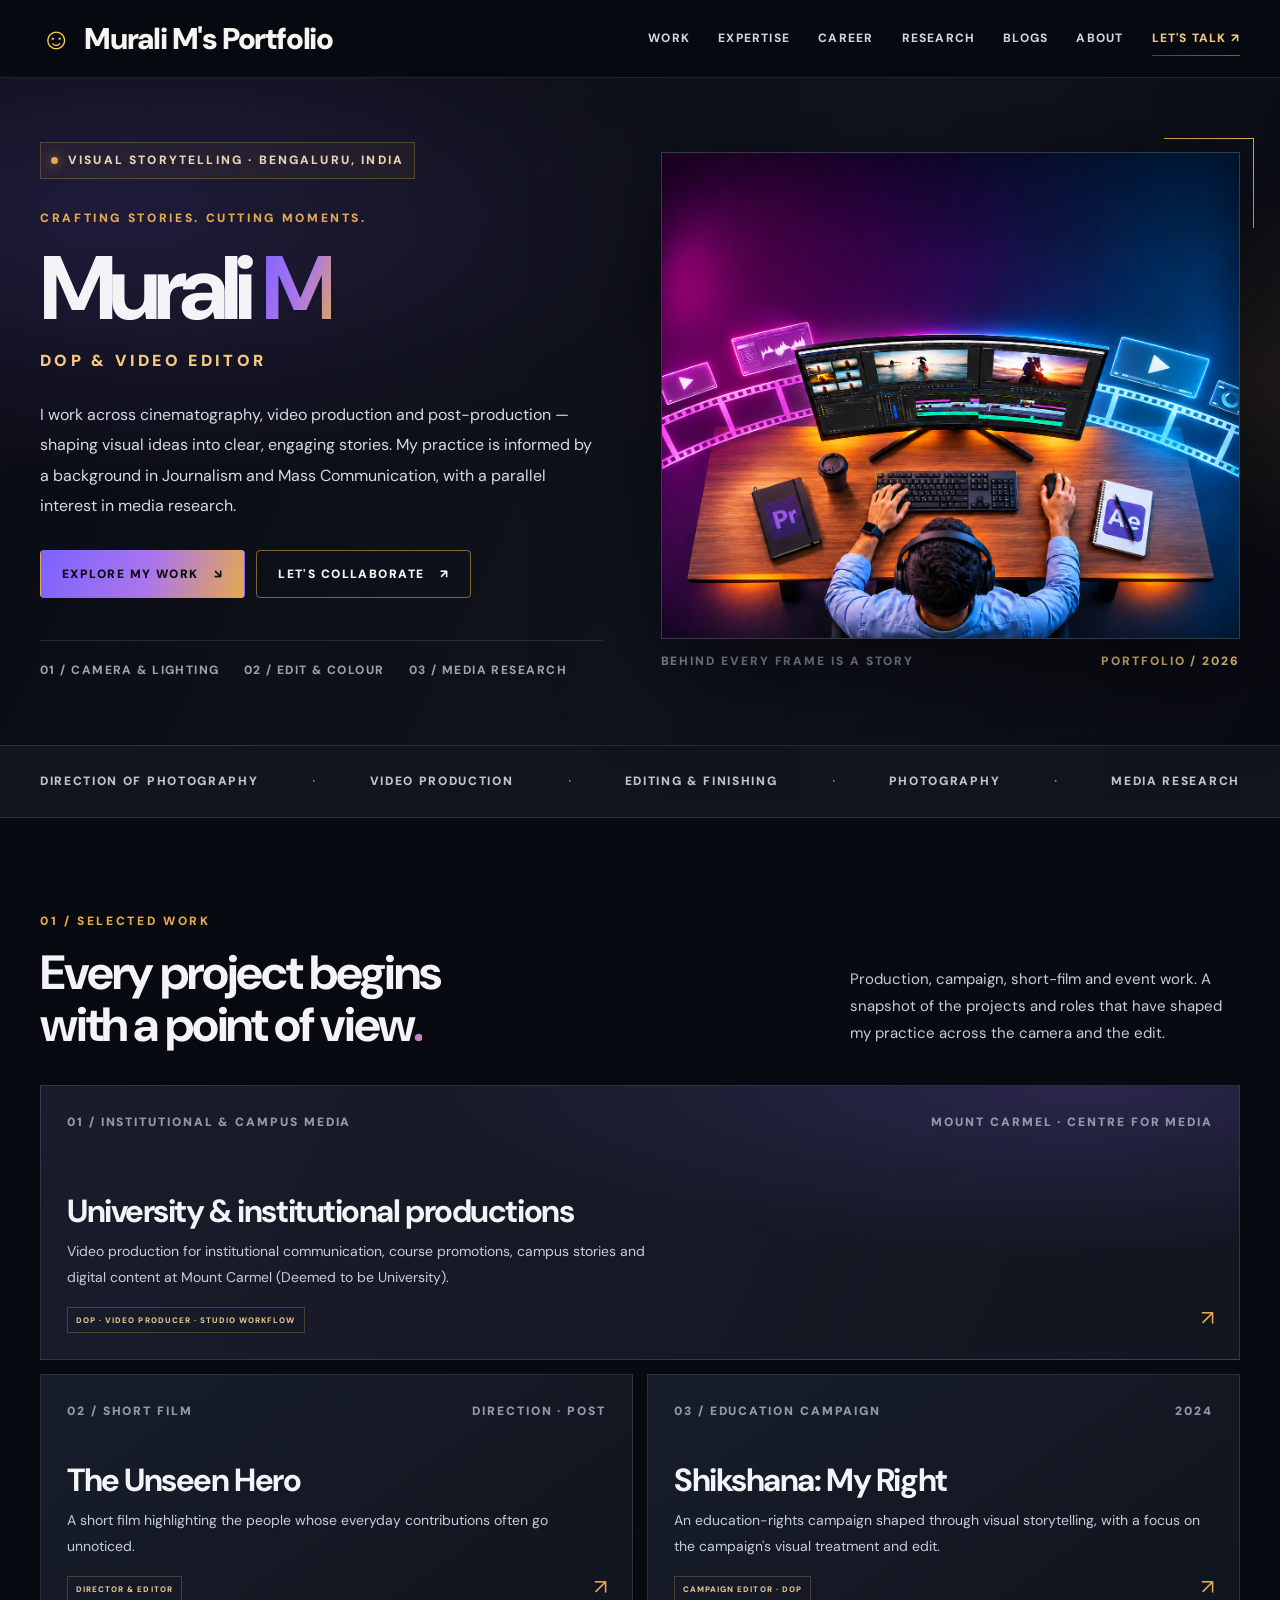
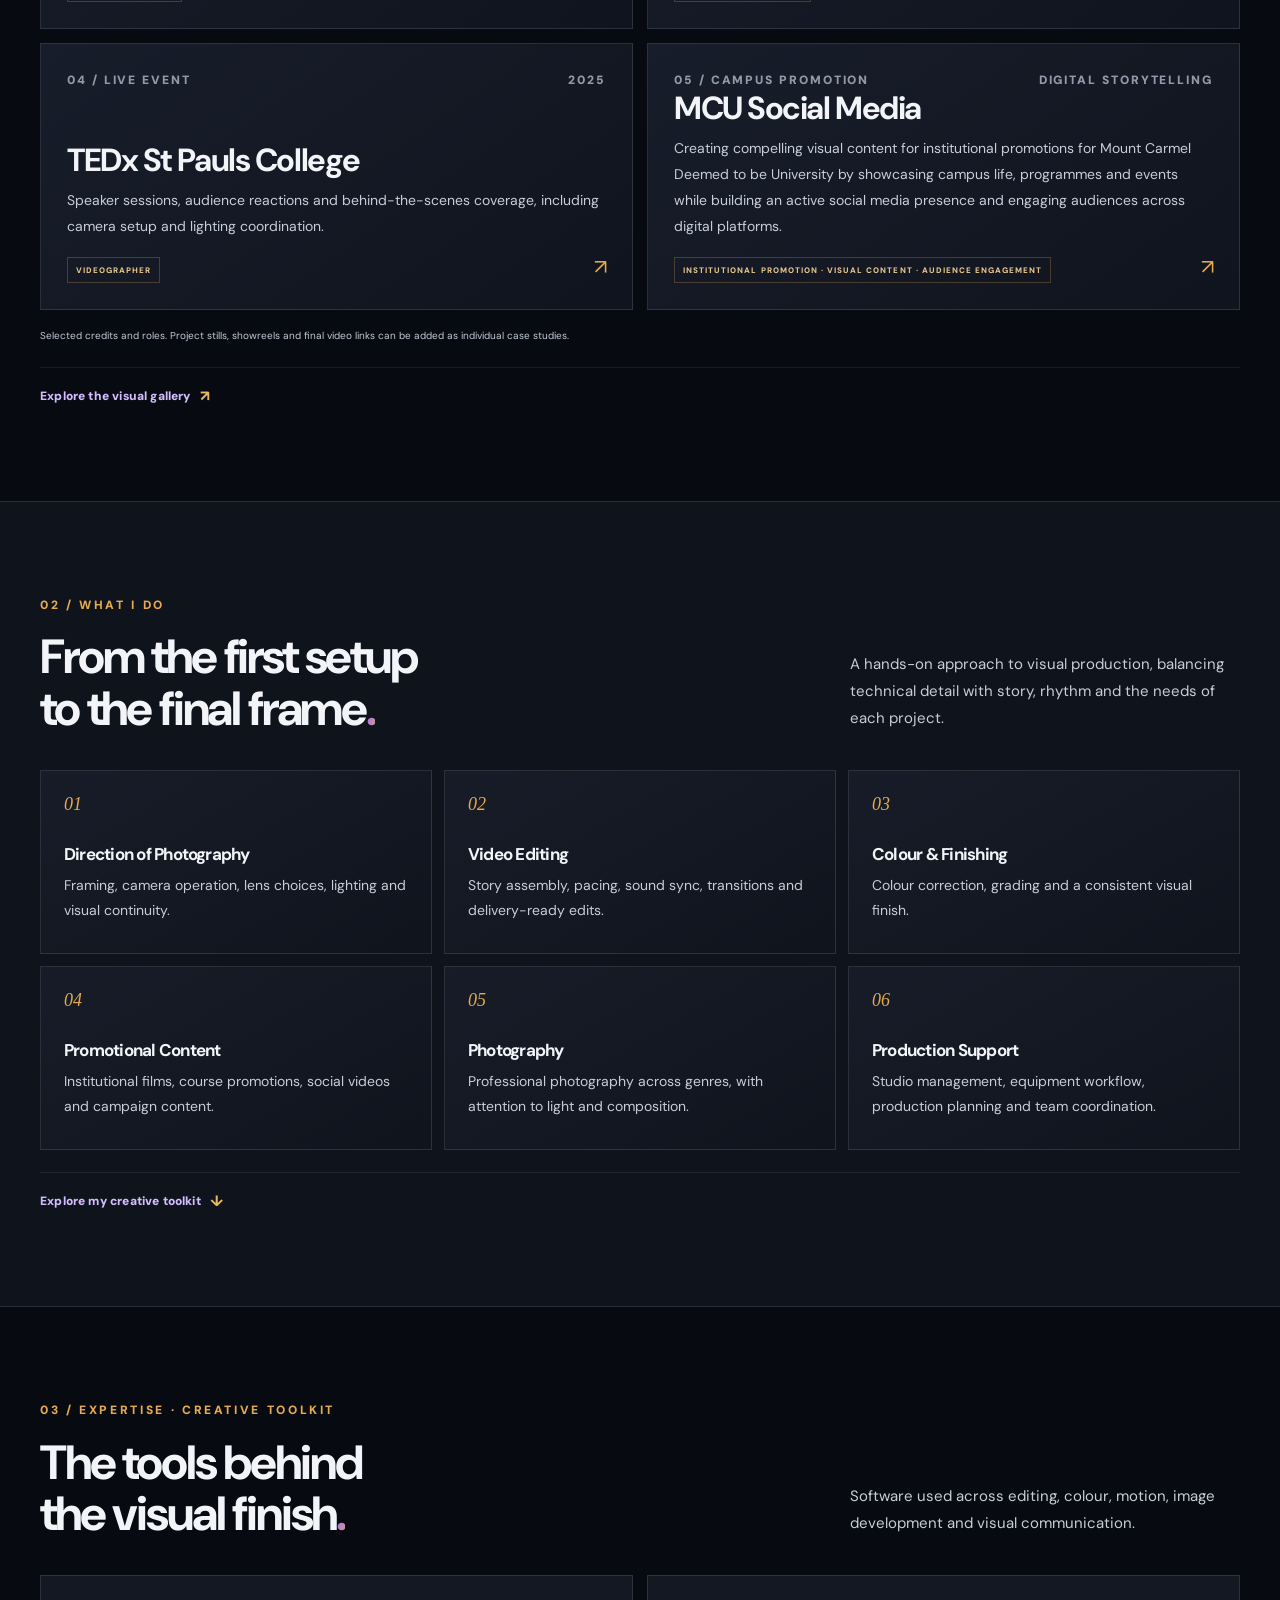
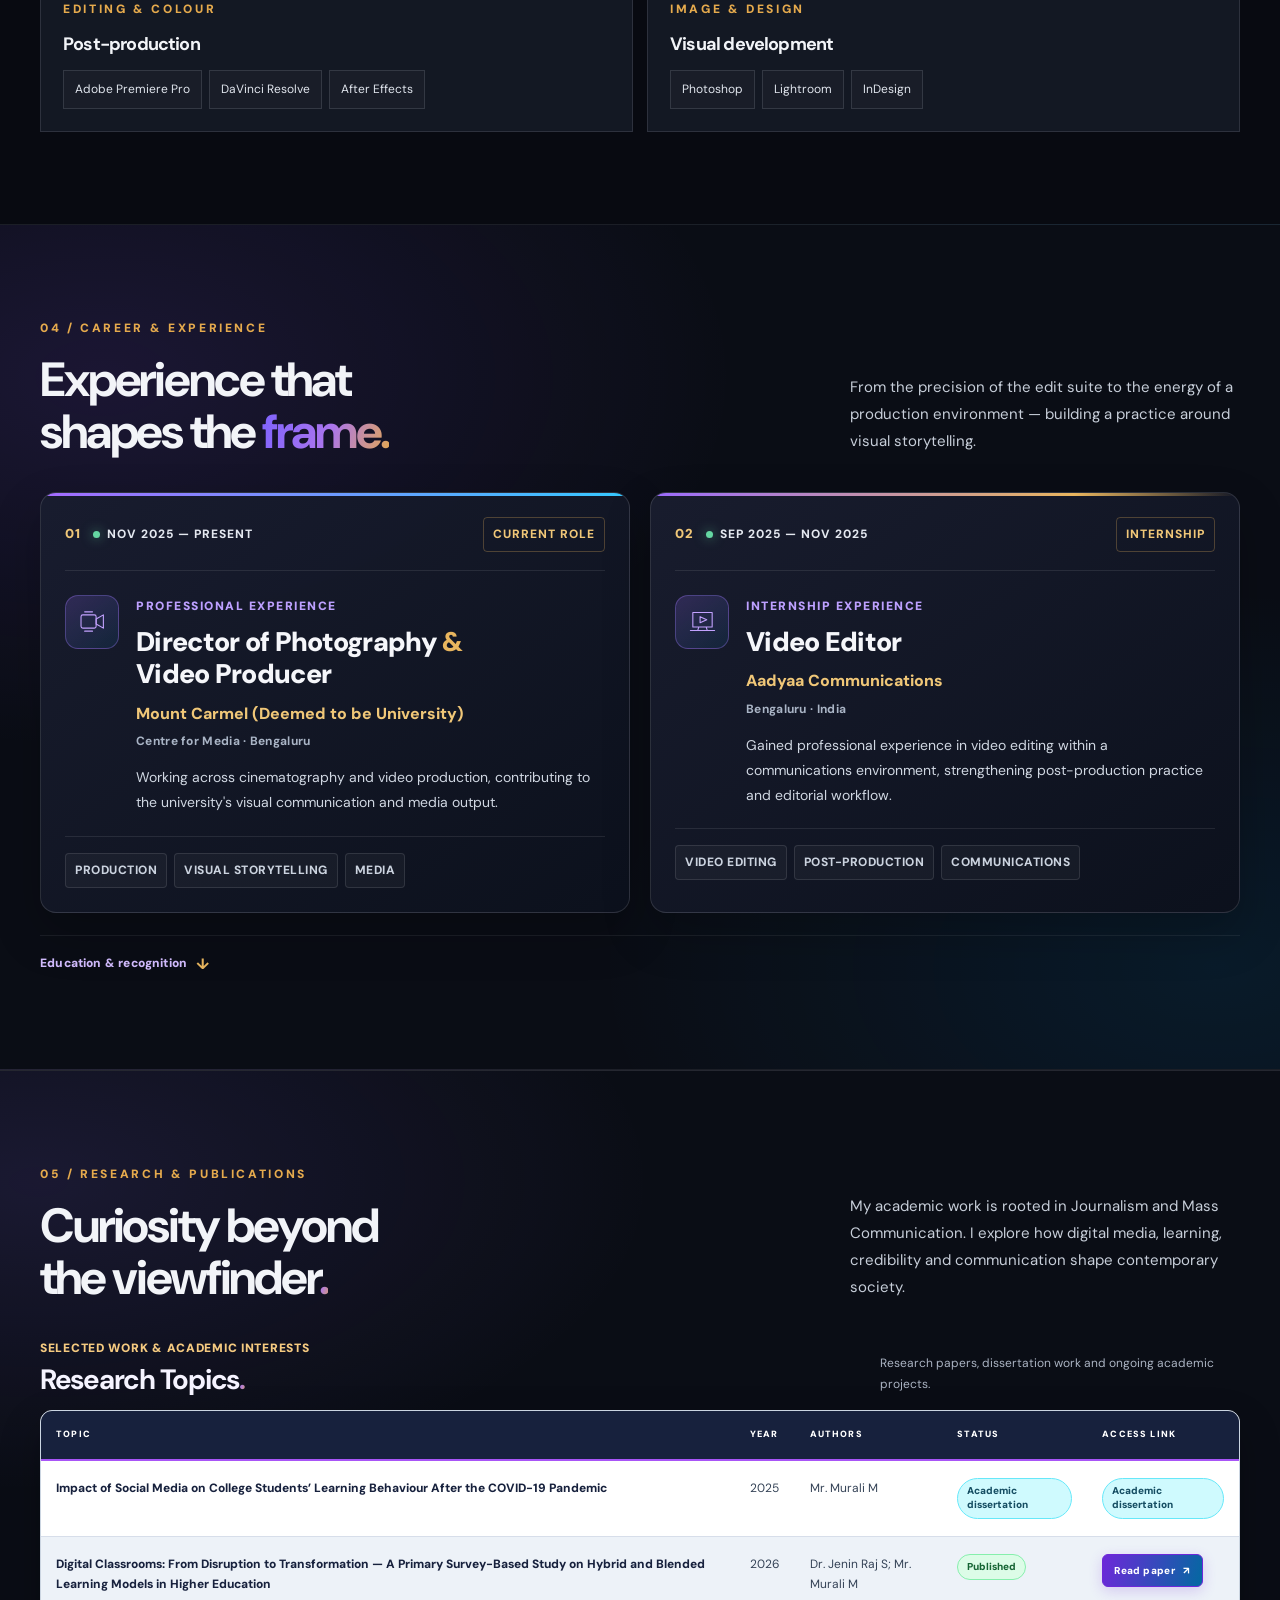
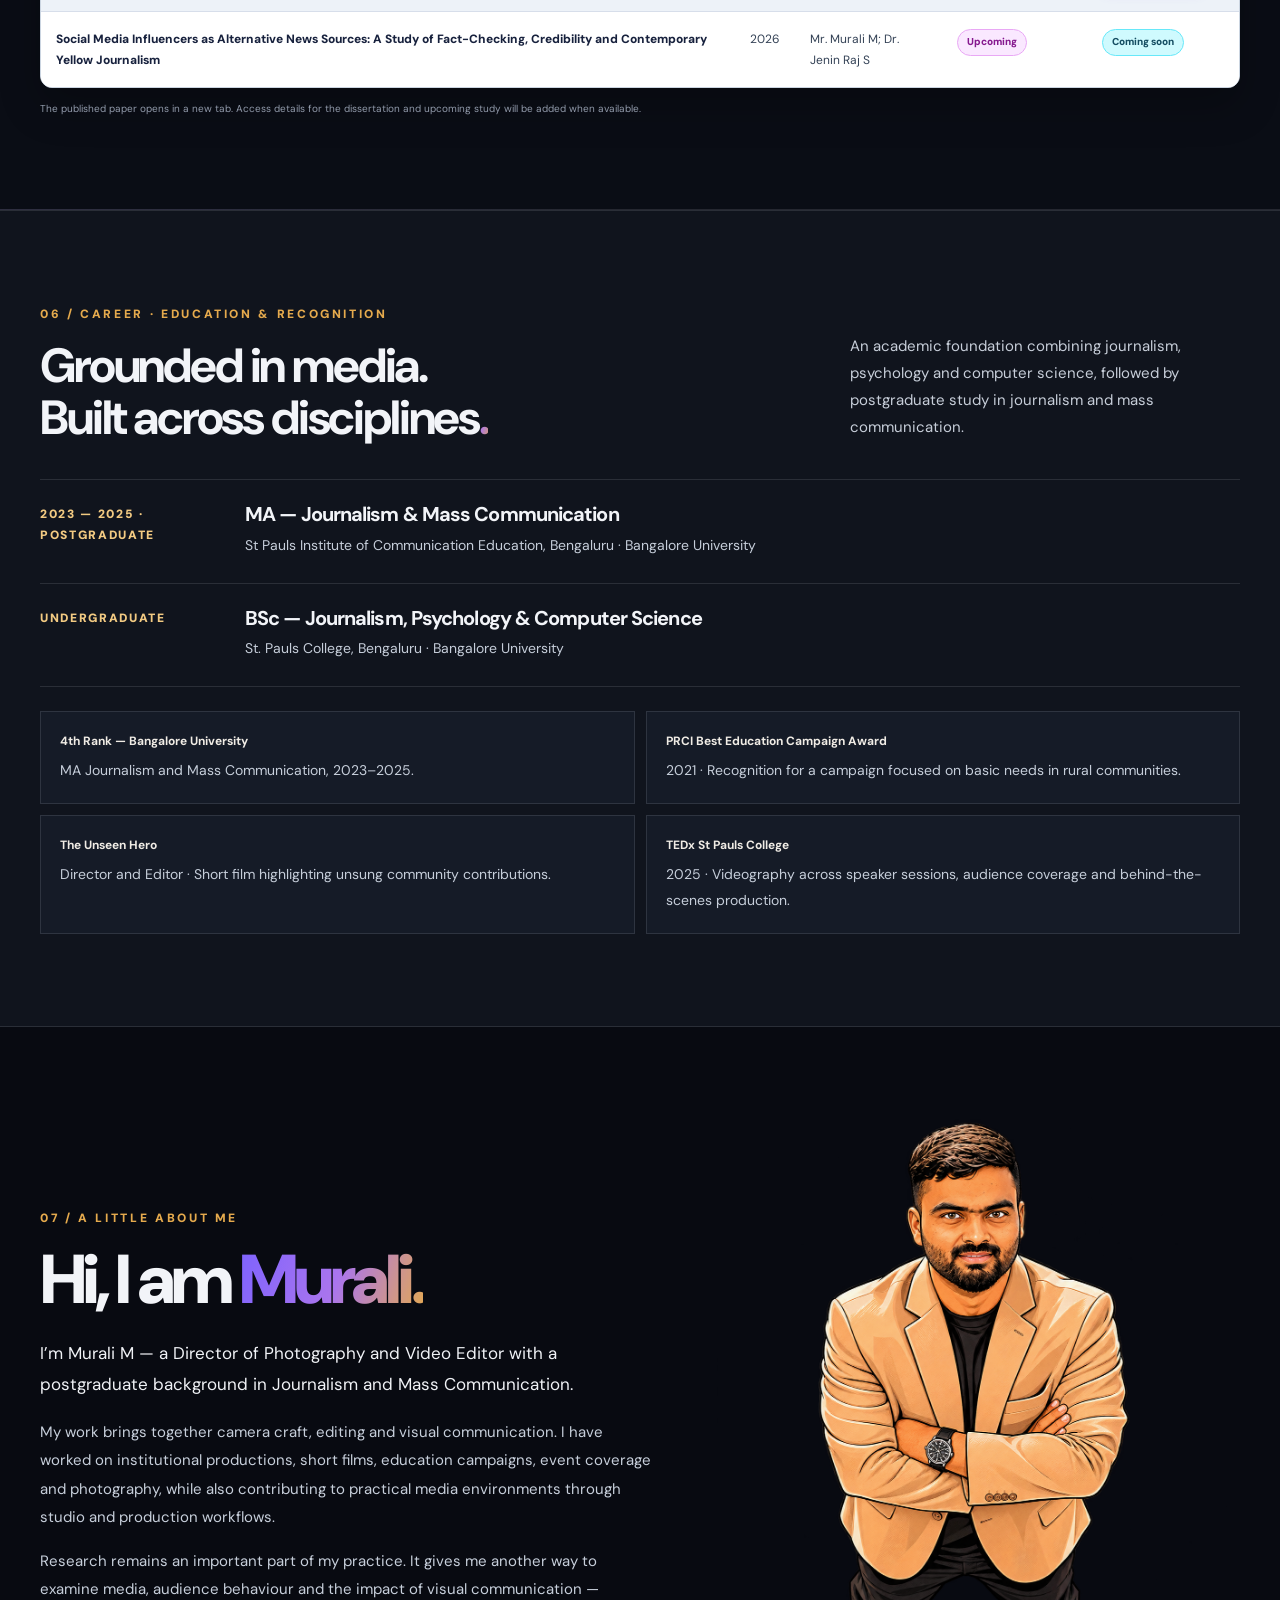
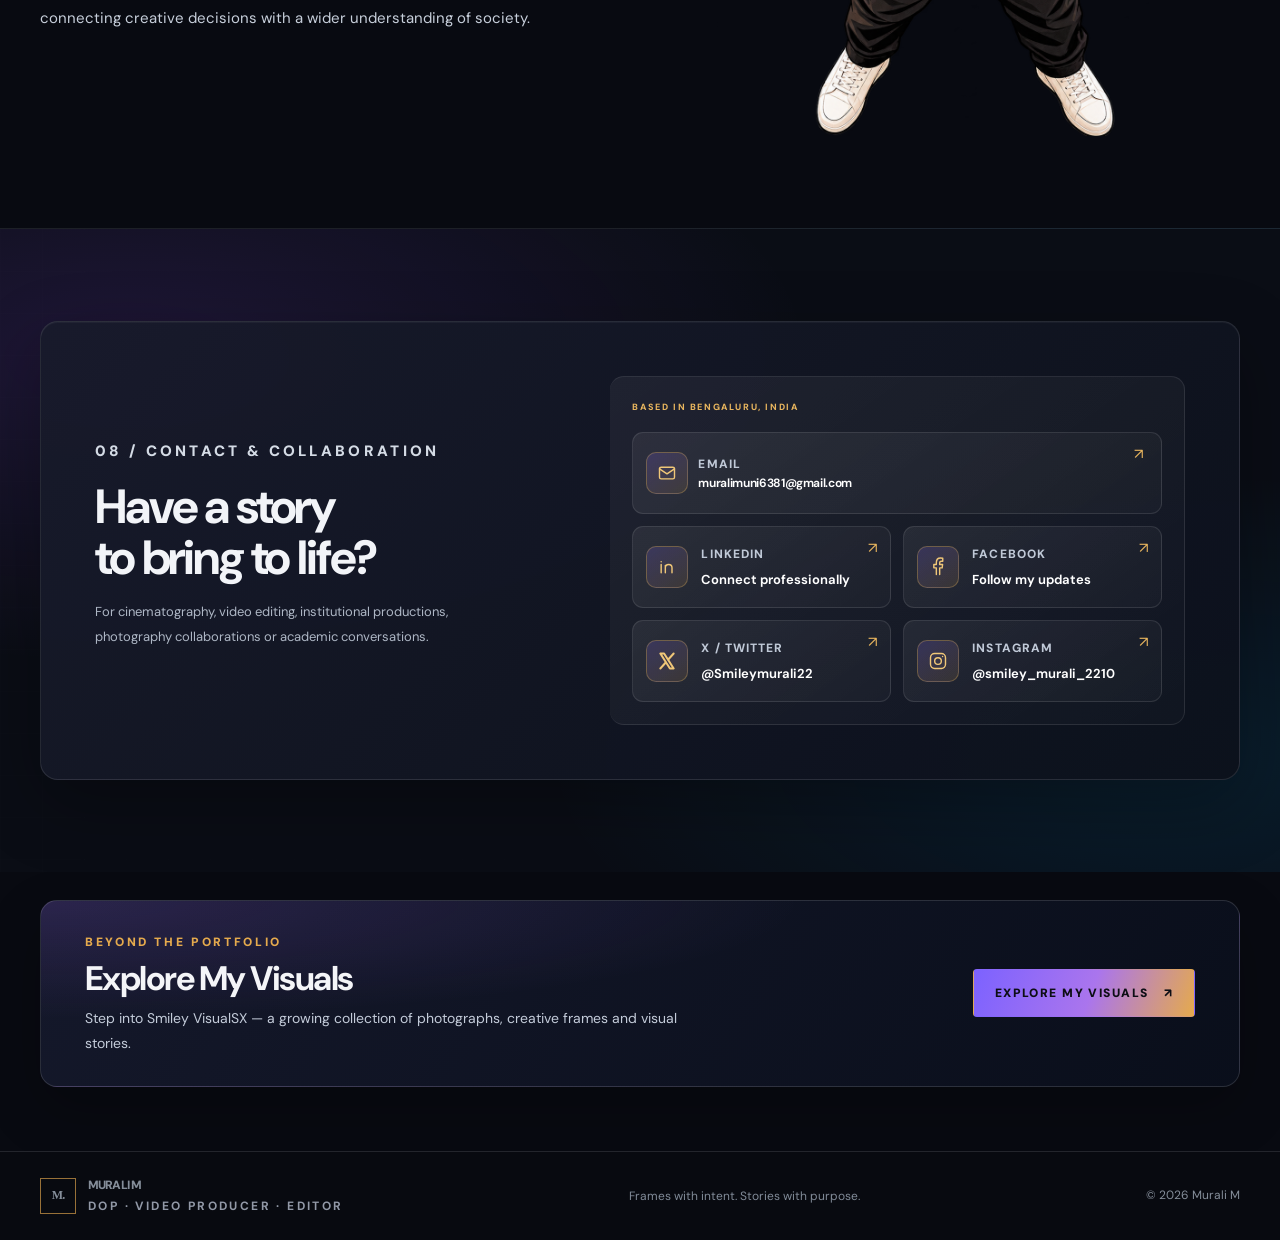
<file: index.html>
<!DOCTYPE html>
<html lang="en">
<head>
<meta charset="UTF-8">
<meta name="viewport" content="width=device-width, initial-scale=1">
<meta http-equiv="refresh" content="0; url=profile.html?v=20261107-portfolio-refresh">
<link rel="canonical" href="profile.html?v=20261107-portfolio-refresh">
<meta name="robots" content="noindex">
<title>Redirecting to Profile | Murali M</title>
<script>window.location.replace("profile.html?v=20261107-portfolio-refresh");</script>
</head>
<body>
<p>Opening the <a href="profile.html?v=20261107-portfolio-refresh">MURALI M portfolio</a>…</p>
</body>
</html>
</file>
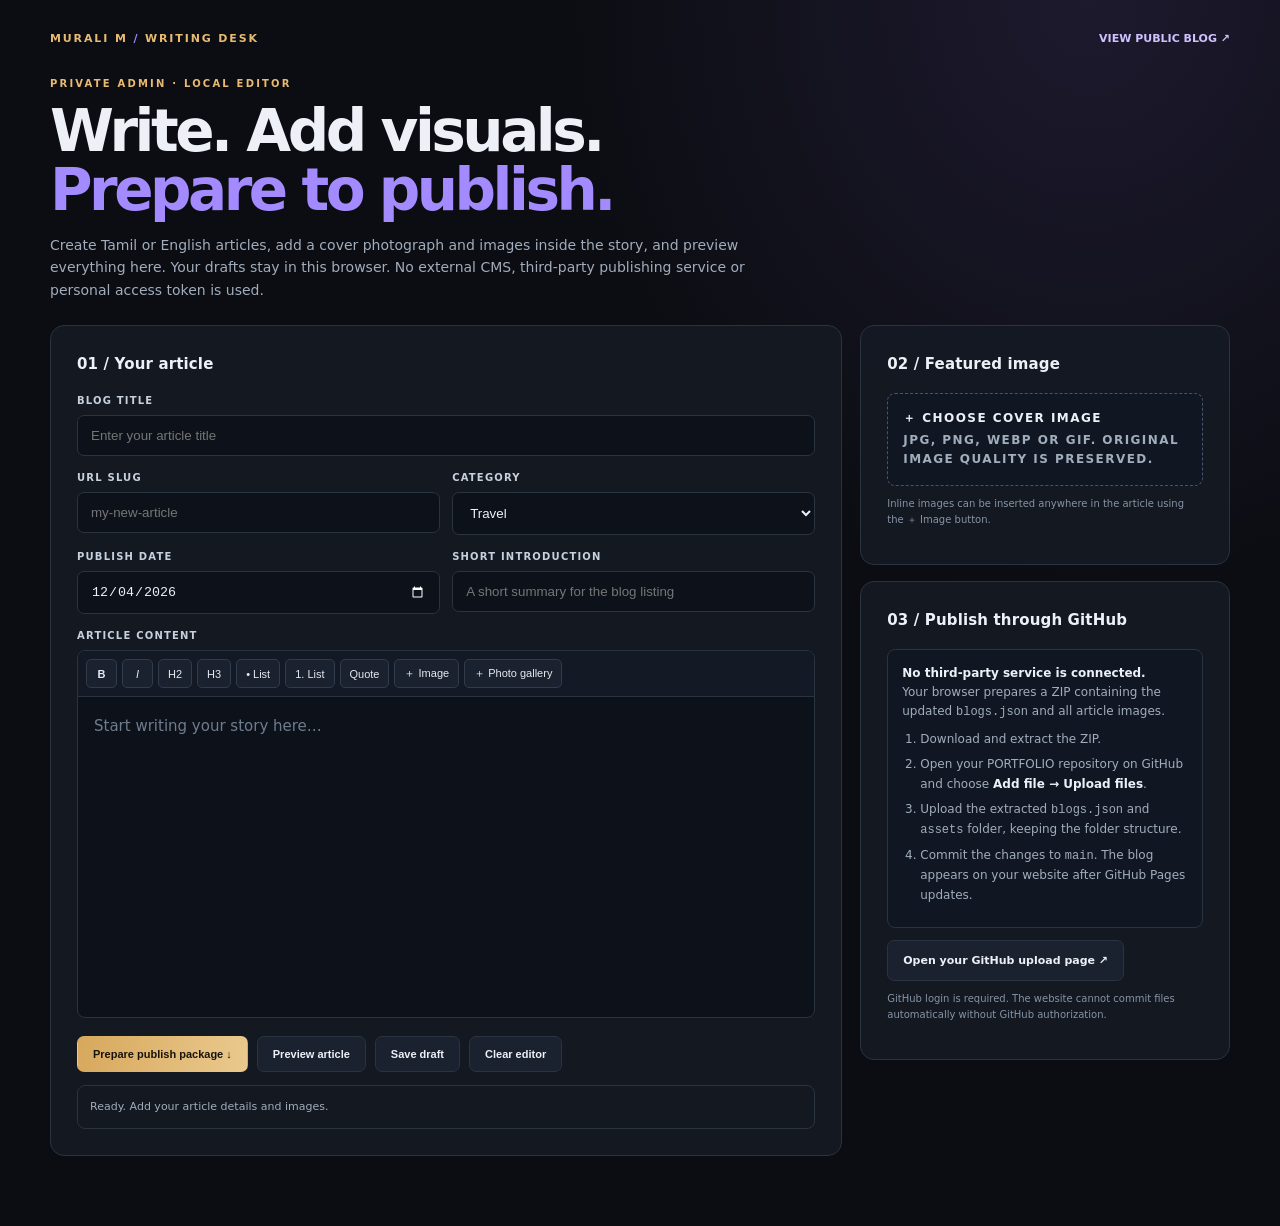
<file: admin/index.html>
<!doctype html>
<html lang="en">
<head>
<meta charset="utf-8">
<meta name="viewport" content="width=device-width,initial-scale=1">
<meta name="robots" content="noindex,nofollow,noarchive">
<meta name="theme-color" content="#0b0d12">
<title>Blog Admin | Murali M</title>
<style>
:root{color-scheme:dark;--bg:#0b0d12;--panel:#141922;--panel2:#10151e;--line:#2a3340;--text:#edf1f7;--muted:#a1adbc;--gold:#e8ba72;--purple:#a38bff;--green:#8ed5ae}
*{box-sizing:border-box}body{margin:0;background:radial-gradient(ellipse at 85% 0,rgba(134,96,207,.15),transparent 35%),var(--bg);color:var(--text);font:15px/1.6 Inter,system-ui,-apple-system,sans-serif}
header{width:min(1180px,calc(100% - 36px));margin:30px auto 22px;display:flex;justify-content:space-between;align-items:center;gap:16px}.brand{font-size:11px;letter-spacing:.17em;font-weight:900;color:var(--gold)}.muted{color:var(--muted)}
main{width:min(1180px,calc(100% - 36px));margin:0 auto 70px}.intro{margin:28px 0 24px}.eyebrow{font-size:10px;letter-spacing:.22em;color:var(--gold);font-weight:900}h1{font-size:clamp(35px,6vw,58px);line-height:1.02;letter-spacing:-.06em;margin:10px 0 12px}h1 span{color:var(--purple)}.intro p{max-width:720px;color:var(--muted);font-size:14px}
.layout{display:grid;grid-template-columns:minmax(0,1.5fr) minmax(260px,.7fr);gap:18px;align-items:start}.panel{background:rgba(20,25,34,.94);border:1px solid var(--line);border-radius:14px;padding:clamp(17px,3vw,26px)}.panel h2{font-size:15px;margin:0 0 17px;letter-spacing:.01em}
label{display:block;margin:14px 0 6px;color:#c7d0dd;font-size:10px;font-weight:900;letter-spacing:.12em;text-transform:uppercase}
input,select,textarea{width:100%;padding:12px 13px;border:1px solid var(--line);border-radius:7px;background:#0d121a;color:var(--text);font:13px/1.5 inherit;outline:0}input:focus,select:focus,textarea:focus,.editor:focus{border-color:var(--purple)}textarea{min-height:80px;resize:vertical}
.row{display:grid;grid-template-columns:1fr 1fr;gap:12px}.editor-shell{border:1px solid var(--line);border-radius:8px;overflow:hidden;background:#0d121a}.toolbar{display:flex;gap:5px;flex-wrap:wrap;padding:8px;border-bottom:1px solid var(--line);background:#141a25}.toolbar button{min-width:31px;padding:6px 9px;border:1px solid #303b4c;background:#1a2230;color:#e6eaf0;border-radius:5px;font-size:11px}.toolbar button:hover{border-color:var(--gold)}.editor{min-height:320px;padding:16px;outline:0;font-size:15px;line-height:1.8}.editor:empty:before{content:attr(data-placeholder);color:#6f7c8e}.editor img{display:block;max-width:100%;height:auto;margin:16px auto;border-radius:7px}.editor h2,.editor h3{line-height:1.25}.editor blockquote{margin:18px 0;padding:8px 16px;border-left:2px solid var(--gold);color:#c9d1de}
.actions{display:flex;gap:9px;flex-wrap:wrap;margin-top:18px}.btn{display:inline-flex;align-items:center;justify-content:center;gap:7px;padding:11px 15px;border:1px solid var(--line);border-radius:7px;background:#1a2230;color:var(--text);text-decoration:none;font-size:11px;font-weight:900;cursor:pointer}.btn.primary{background:linear-gradient(100deg,#d7a85c,#eac98e);color:#19130b;border-color:transparent}.btn:hover{filter:brightness(1.1)}.btn:disabled{opacity:.5;cursor:wait}
.side{display:grid;gap:16px}.upload{display:block;padding:15px;border:1px dashed #485469;border-radius:8px;background:#101722;color:var(--muted);font-size:12px;cursor:pointer}.upload b{display:block;color:var(--text);margin-bottom:3px}.upload input{position:absolute;width:1px;height:1px;opacity:0;pointer-events:none}.thumb{max-width:100%;max-height:190px;display:block;border-radius:7px;margin-top:12px;object-fit:cover}.status{margin-top:13px;padding:12px;border:1px solid var(--line);border-radius:8px;color:var(--muted);font-size:11px;white-space:pre-line}.status.good{color:var(--green);border-color:rgba(142,213,174,.28)}.status.warn{color:#f3c889;border-color:rgba(243,200,137,.28)}.howto{padding:14px;border-radius:8px;background:#101722;border:1px solid var(--line);font-size:12px;color:var(--muted)}.howto strong{color:var(--text)}.howto ol{padding-left:18px;margin:8px 0}.howto li{margin:6px 0}.small{font-size:10px;color:#8794a6}.hidden{display:none!important}.toplink{color:#cfc2ff;text-decoration:none;font-size:11px;font-weight:800}
@media(max-width:850px){.layout{grid-template-columns:1fr}.side{grid-template-columns:1fr 1fr}}@media(max-width:560px){header{margin-top:20px}.row,.side{grid-template-columns:1fr}.editor{min-height:260px}}

/* Captioned multi-photo galleries in the writing desk */
.editor .blog-image-gallery{display:grid;grid-template-columns:repeat(2,minmax(0,1fr));gap:13px;margin:24px 0;padding:12px;border:1px dashed #39465a;border-radius:9px}
.editor .blog-image-gallery figure{min-width:0;margin:0;padding:7px;background:#111925;border-radius:7px}
.editor .blog-image-gallery img{display:block;width:100%;height:auto;max-height:340px;object-fit:cover;margin:0;border-radius:5px}
.editor .blog-image-gallery figcaption,.editor figure.blog-single-image figcaption{min-height:26px;padding:8px 4px 2px;color:#aeb9c9;font-size:11px;line-height:1.5;text-align:center;outline:none}
.editor .blog-image-gallery figcaption:empty:before,.editor figure.blog-single-image figcaption:empty:before{content:"Click to add caption…";color:#758399;font-style:italic;pointer-events:none}
.editor figure.blog-single-image{margin:22px auto;max-width:100%;text-align:center}
.editor figure.blog-single-image img{display:block;max-width:100%;height:auto;margin:0 auto;border-radius:7px}
@media(max-width:560px){.editor .blog-image-gallery{grid-template-columns:1fr}}

</style>
</head>
<body>
<header><div class="brand">MURALI M <span style="color:#a38bff">/</span> WRITING DESK</div><a class="toplink" href="../blogs.html">VIEW PUBLIC BLOG ↗</a></header>
<main>
  <section class="intro"><div class="eyebrow">PRIVATE ADMIN · LOCAL EDITOR</div><h1>Write. Add visuals.<br><span>Prepare to publish.</span></h1><p>Create Tamil or English articles, add a cover photograph and images inside the story, and preview everything here. Your drafts stay in this browser. No external CMS, third-party publishing service or personal access token is used.</p></section>
  <div class="layout">
    <section class="panel">
      <h2>01 / Your article</h2>
      <label for="title">Blog title</label><input id="title" maxlength="180" placeholder="Enter your article title">
      <div class="row">
        <div><label for="slug">URL slug</label><input id="slug" maxlength="100" placeholder="my-new-article"></div>
        <div><label for="category">Category</label><select id="category"><option>Travel</option><option>Photography</option><option>Media</option><option>Culture</option><option>Personal</option><option>Research</option><option>Opinion</option><option>Other</option></select></div>
      </div>
      <div class="row">
        <div><label for="date">Publish date</label><input id="date" type="date"></div>
        <div><label for="excerpt">Short introduction</label><input id="excerpt" maxlength="260" placeholder="A short summary for the blog listing"></div>
      </div>
      <label>Article content</label>
      <div class="editor-shell">
        <div class="toolbar">
          <button type="button" data-cmd="bold"><b>B</b></button><button type="button" data-cmd="italic"><i>I</i></button><button type="button" data-block="h2">H2</button><button type="button" data-block="h3">H3</button><button type="button" data-cmd="insertUnorderedList">• List</button><button type="button" data-cmd="insertOrderedList">1. List</button><button type="button" data-cmd="formatBlock" data-value="blockquote">Quote</button><button type="button" id="addInlineImage">＋ Image</button><button type="button" id="addImageGallery">＋ Photo gallery</button>
        </div>
        <div id="body" class="editor" contenteditable="true" spellcheck="true" data-placeholder="Start writing your story here…"></div>
      </div>
      <input id="inlineImageInput" type="file" accept="image/jpeg,image/png,image/webp,image/gif" multiple class="hidden">
      <input id="galleryImageInput" type="file" accept="image/jpeg,image/png,image/webp,image/gif" multiple class="hidden">
      <div class="actions">
        <button class="btn primary" id="package">Prepare publish package ↓</button>
        <button class="btn" id="preview">Preview article</button>
        <button class="btn" id="saveDraft">Save draft</button>
        <button class="btn" id="clear">Clear editor</button>
      </div>
      <div id="status" class="status">Ready. Add your article details and images.</div>
    </section>
    <aside class="side">
      <section class="panel">
        <h2>02 / Featured image</h2>
        <label class="upload"><b>＋ Choose cover image</b><span>JPG, PNG, WEBP or GIF. Original image quality is preserved.</span><input id="cover" type="file" accept="image/jpeg,image/png,image/webp,image/gif"></label>
        <img id="coverPreview" class="thumb hidden" alt="Cover preview">
        <button id="removeCover" class="btn hidden" type="button">Remove cover</button>
        <p class="small">Inline images can be inserted anywhere in the article using the ＋ Image button.</p>
      </section>
      <section class="panel">
        <h2>03 / Publish through GitHub</h2>
        <div class="howto"><strong>No third-party service is connected.</strong><br>Your browser prepares a ZIP containing the updated <code>blogs.json</code> and all article images.<ol><li>Download and extract the ZIP.</li><li>Open your PORTFOLIO repository on GitHub and choose <strong>Add file → Upload files</strong>.</li><li>Upload the extracted <code>blogs.json</code> and <code>assets</code> folder, keeping the folder structure.</li><li>Commit the changes to <code>main</code>. The blog appears on your website after GitHub Pages updates.</li></ol></div>
        <a class="btn" style="margin-top:12px" href="https://github.com/MuraliM-2210/PORTFOLIO/upload/main" target="_blank" rel="noopener">Open your GitHub upload page ↗</a>
        <p class="small">GitHub login is required. The website cannot commit files automatically without GitHub authorization.</p>
      </section>
    </aside>
  </div>
  <section id="previewPanel" class="panel hidden" style="margin-top:18px"><h2>Article preview</h2><div id="previewContent"></div></section>
</main>
<script>
(()=> {
  const $=id=>document.getElementById(id);
  const fields=["title","slug","category","date","excerpt"];
  let coverData="",allPosts=[],savedRange=null;
  const dbName="murali-native-blog-drafts";
  const status=(message,kind="")=>{$("status").textContent=message;$("status").className="status "+kind;};
  const readDataURL=file=>new Promise((resolve,reject)=>{const r=new FileReader();r.onload=()=>resolve(r.result);r.onerror=reject;r.readAsDataURL(file);});
  const today=new Date();$("date").value=[today.getFullYear(),String(today.getMonth()+1).padStart(2,"0"),String(today.getDate()).padStart(2,"0")].join("-");
  const openDB=()=>new Promise((resolve,reject)=>{const req=indexedDB.open(dbName,1);req.onupgradeneeded=()=>req.result.createObjectStore("drafts");req.onsuccess=()=>resolve(req.result);req.onerror=()=>reject(req.error);});
  const dbPut=async(value)=>{const db=await openDB();return new Promise((resolve,reject)=>{const tx=db.transaction("drafts","readwrite");tx.objectStore("drafts").put(value,"current");tx.oncomplete=()=>{db.close();resolve();};tx.onerror=()=>{db.close();reject(tx.error);};});};
  const dbGet=async()=>{const db=await openDB();return new Promise((resolve,reject)=>{const tx=db.transaction("drafts","readonly"),req=tx.objectStore("drafts").get("current");req.onsuccess=()=>{const v=req.result;db.close();resolve(v);};req.onerror=()=>{db.close();reject(req.error);};});};
  const getForm=()=>({fields:Object.fromEntries(fields.map(id=>[id,$(id).value])),body:$("body").innerHTML,cover:coverData});
  const setForm=d=>{if(!d)return;fields.forEach(id=>$(id).value=d.fields?.[id]??"");$("body").innerHTML=d.body||"";coverData=d.cover||"";if(coverData){$("coverPreview").src=coverData;$("coverPreview").classList.remove("hidden");$("removeCover").classList.remove("hidden");}};
  let saveTimer;
  const autosave=()=>{clearTimeout(saveTimer);saveTimer=setTimeout(()=>dbPut(getForm()).then(()=>status("Draft autosaved in this browser.","good")).catch(()=>status("Browser draft storage is unavailable. Export your publish package before closing this tab.","warn")),500);};
  fields.forEach(id=>$(id).addEventListener("input",autosave));
  const rememberRange=()=>{
    const selection=window.getSelection();
    if(selection&&selection.rangeCount&&$("body").contains(selection.anchorNode))savedRange=selection.getRangeAt(0).cloneRange();
  };
  ["keyup","mouseup"].forEach(name=>$("body").addEventListener(name,rememberRange));
  document.addEventListener("selectionchange",rememberRange);
  function insertAtSavedCursor(html){
    const editor=$("body");editor.focus();
    const selection=window.getSelection();
    if(savedRange){selection.removeAllRanges();selection.addRange(savedRange);}
    document.execCommand("insertHTML",false,html);
    rememberRange();autosave();
  }
  $("body").addEventListener("input",()=>{rememberRange();autosave();});
  $("cover").addEventListener("change",async e=>{const f=e.target.files?.[0];if(!f)return;coverData=await readDataURL(f);$("coverPreview").src=coverData;$("coverPreview").classList.remove("hidden");$("removeCover").classList.remove("hidden");autosave();});
  $("removeCover").addEventListener("click",()=>{coverData="";$("coverPreview").removeAttribute("src");$("coverPreview").classList.add("hidden");$("removeCover").classList.add("hidden");$("cover").value="";autosave();});
  $("addInlineImage").addEventListener("mousedown",rememberRange);
  $("addInlineImage").addEventListener("click",()=>$("inlineImageInput").click());
  $("inlineImageInput").addEventListener("change",async e=>{
    for(const f of [...(e.target.files||[])]){if(!f.type.startsWith("image/"))continue;const data=await readDataURL(f);insertAtSavedCursor('<figure class="blog-single-image"><img src="'+data+'" alt="'+escapeHTML(f.name)+'"><figcaption></figcaption></figure><p><br></p>');}
    e.target.value="";autosave();
  });
  $("addImageGallery").addEventListener("mousedown",rememberRange);
  $("addImageGallery").addEventListener("click",()=>$("galleryImageInput").click());
  $("galleryImageInput").addEventListener("change",async e=>{
    const selected=[...(e.target.files||[])].filter(file=>file.type.startsWith("image/"));
    if(!selected.length){e.target.value="";return;}
    const items=[];
    for(const file of selected){
      const data=await readDataURL(file);
      items.push('<figure><img src="'+data+'" alt="'+escapeHTML(file.name)+'"><figcaption></figcaption></figure>');
    }
    insertAtSavedCursor('<div class="blog-image-gallery">'+items.join("")+'</div><p><br></p>');
    status(selected.length+" photos inserted. Click each caption area under a photo to type its caption.","good");
    e.target.value="";autosave();
  });
  document.querySelector(".toolbar").addEventListener("click",e=>{const b=e.target.closest("button");if(!b)return;if(b.id==="addInlineImage"||b.id==="addImageGallery")return;if(b.dataset.cmd==="formatBlock")document.execCommand("formatBlock",false,b.dataset.value);else if(b.dataset.block)document.execCommand("formatBlock",false,b.dataset.block);else if(b.dataset.cmd)document.execCommand(b.dataset.cmd,false,null);$("body").focus();rememberRange();autosave();});
  $("saveDraft").addEventListener("click",()=>dbPut(getForm()).then(()=>status("Draft saved in this browser.","good")).catch(()=>status("Could not save draft in this browser.","warn")));
  $("clear").addEventListener("click",()=>{if(!confirm("Clear the current editor? Your saved browser draft will also be replaced."))return;fields.forEach(id=>$(id).value="");$("body").innerHTML="";coverData="";$("cover").value="";$("coverPreview").classList.add("hidden");$("removeCover").classList.add("hidden");dbPut(getForm());status("Editor cleared.");});
  $("preview").addEventListener("click",()=>{const title=$("title").value||"Untitled story";$("previewContent").innerHTML='<p class="eyebrow">'+$("category").value+' · '+$("date").value+'</p><h1 style="font-size:clamp(30px,5vw,48px)">'+escapeHTML(title)+'</h1><p class="muted">'+escapeHTML($("excerpt").value)+'</p>'+(coverData?'<img style="max-width:100%;max-height:420px;object-fit:cover;border-radius:10px" src="'+coverData+'">':'')+'<div style="line-height:1.9;margin-top:20px">'+$("body").innerHTML+'</div>';$("previewPanel").classList.remove("hidden");$("previewPanel").scrollIntoView({behavior:"smooth"});});
  function escapeHTML(s){return String(s).replace(/[&<>"']/g,c=>({"&":"&amp;","<":"&lt;",">":"&gt;",'"':"&quot;","'":"&#39;"}[c]));}
  function safeSlug(s){return s.normalize("NFC").toLowerCase().replace(/[^a-z0-9-]+/g,"-").replace(/^-+|-+$/g,"").slice(0,80);}
  function extFor(mime){return ({"image/jpeg":"jpg","image/png":"png","image/webp":"webp","image/gif":"gif"})[mime]||"jpg";}
  function dataURLBytes(url){const m=String(url).match(/^data:(image\/(?:jpeg|png|webp|gif));base64,([a-z0-9+/=]+)$/i);if(!m)throw new Error("An image in the article is not a supported JPG, PNG, WEBP or GIF file.");const raw=atob(m[2]),out=new Uint8Array(raw.length);for(let i=0;i<raw.length;i++)out[i]=raw.charCodeAt(i);return {mime:m[1],bytes:out};}
  function crc32(data){let c=0xffffffff;for(let i=0;i<data.length;i++){c^=data[i];for(let j=0;j<8;j++)c=(c>>>1)^((c&1)?0xedb88320:0);}return (c^0xffffffff)>>>0;}
  function u16(v){return [v&255,(v>>>8)&255];}function u32(v){return [v&255,(v>>>8)&255,(v>>>16)&255,(v>>>24)&255];}
  function makeZip(files){
    const enc=new TextEncoder(),parts=[],central=[];let offset=0;
    const date=new Date(),dosTime=(date.getHours()<<11)|(date.getMinutes()<<5)|(date.getSeconds()>>1),dosDate=((date.getFullYear()-1980)<<9)|((date.getMonth()+1)<<5)|date.getDate();
    for(const file of files){const name=enc.encode(file.name),data=file.bytes,crc=crc32(data);
      const local=new Uint8Array([0x50,0x4b,0x03,0x04,...u16(20),...u16(0),...u16(0),...u16(dosTime),...u16(dosDate),...u32(crc),...u32(data.length),...u32(data.length),...u16(name.length),...u16(0),...name]);
      parts.push(local,data);
      const cd=new Uint8Array([0x50,0x4b,0x01,0x02,...u16(20),...u16(20),...u16(0),...u16(0),...u16(dosTime),...u16(dosDate),...u32(crc),...u32(data.length),...u32(data.length),...u16(name.length),...u16(0),...u16(0),...u16(0),...u16(0),...u32(0),...u32(offset),...name]);
      central.push(cd);offset+=local.length+data.length;
    }
    const cdSize=central.reduce((s,x)=>s+x.length,0),end=new Uint8Array([0x50,0x4b,0x05,0x06,...u16(0),...u16(0),...u16(files.length),...u16(files.length),...u32(cdSize),...u32(offset),...u16(0)]);
    return new Blob([...parts,...central,end],{type:"application/zip"});
  }
  async function loadPosts(){try{const r=await fetch("../blogs.json?v="+Date.now());if(!r.ok)throw new Error("Could not load current posts.");const d=await r.json();allPosts=Array.isArray(d)?d:(Array.isArray(d.posts)?d.posts:[]);}catch(e){allPosts=[];status("Could not read existing blog list. Please refresh before preparing a package.","warn");}}
  $("package").addEventListener("click",async()=>{
    const title=$("title").value.trim();if(!title){status("Please enter a blog title first.","warn");$("title").focus();return;}if(!$("body").innerText.trim()){status("Please add the article content first.","warn");$("body").focus();return;}
    const button=$("package");button.disabled=true;
    try{
      await loadPosts();
      const slug=safeSlug($("slug").value)||("murali-blog-"+$("date").value+"-"+Date.now().toString().slice(-5));
      const folder="assets/blogs/"+slug+"/";
      const files=[];let postCover="";
      if(coverData){const item=dataURLBytes(coverData),path=folder+"cover."+extFor(item.mime);files.push({name:path,bytes:item.bytes});postCover=path;}
      const clone=$("body").cloneNode(true);let imageNo=0,galleryNo=0;
      const saveArticleImage=(img,path)=>{
        const src=img.getAttribute("src")||"";
        if(src.startsWith("data:image/")){const item=dataURLBytes(src);const finalPath=path+"."+extFor(item.mime);files.push({name:finalPath,bytes:item.bytes});img.setAttribute("src",finalPath);img.removeAttribute("style");}
        else if(!/^(https:\/\/|assets\/blogs\/)/i.test(src))throw new Error("One article image has an unsupported source. Reinsert that image using the ＋ Image or ＋ Photo gallery button.");
      };
      for(const gallery of clone.querySelectorAll(".blog-image-gallery")){
        const galleryFolder=folder+"gallery-"+String(++galleryNo).padStart(2,"0")+"/";
        let galleryImageNo=0;
        for(const img of gallery.querySelectorAll("img"))saveArticleImage(img,galleryFolder+"image-"+String(++galleryImageNo).padStart(2,"0"));
      }
      for(const img of clone.querySelectorAll("img")){
        if(img.closest(".blog-image-gallery"))continue;
        saveArticleImage(img,folder+"image-"+String(++imageNo).padStart(2,"0"));
      }
      const textLength=$("body").innerText.trim().length;
      const readTime=Math.max(1,Math.ceil(textLength/900));
      const post={slug,title,category:$("category").value,date:$("date").value,excerpt:$("excerpt").value.trim(),cover:postCover,content:clone.innerHTML,readTime};
      const updated=[post,...allPosts.filter(p=>p.slug!==slug)];
      const json=JSON.stringify({posts:updated},null,2)+"\n";
      files.unshift({name:"blogs.json",bytes:new TextEncoder().encode(json)});
      const blob=makeZip(files),url=URL.createObjectURL(blob),a=document.createElement("a");a.href=url;a.download="murali-blog-publish-"+slug+".zip";document.body.appendChild(a);a.click();a.remove();setTimeout(()=>URL.revokeObjectURL(url),30000);
      status("Publish package created. It includes blogs.json and "+(files.length-1)+" image file(s). Extract it, then upload blogs.json and the assets folder to your PORTFOLIO repository on GitHub and commit to main.","good");
    }catch(err){status(err.message||"Could not create publish package.","warn");}
    finally{button.disabled=false;}
  });
  (async()=>{try{const draft=await dbGet();if(draft)setForm(draft);}catch(e){}await loadPosts();})();
})();
</script>
</body></html>
</file>
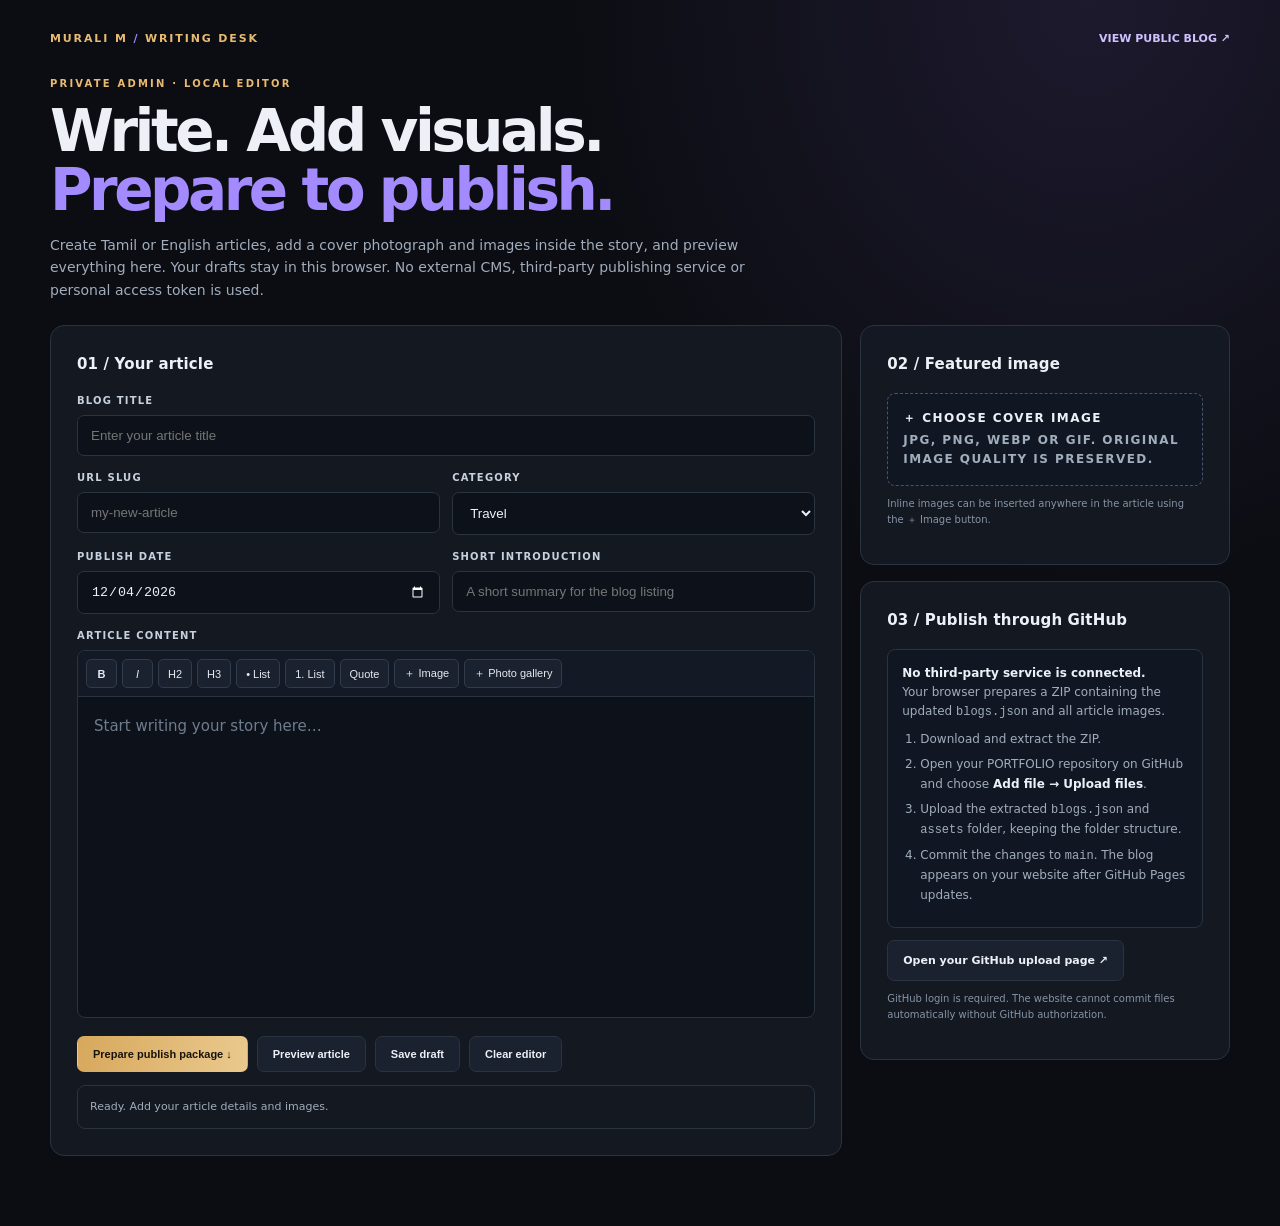
<file: blogs-admin.html>
<!doctype html>
<html lang="en"><head><meta charset="utf-8"><meta name="viewport" content="width=device-width,initial-scale=1">
<meta name="robots" content="noindex,nofollow,noarchive"><title>Opening Blog Admin | Murali M</title>
<meta http-equiv="refresh" content="0;url=admin/">
<script>window.location.replace("admin/");</script></head>
<body><p>Opening the <a href="admin/">Blog Admin</a>…</p></body></html>
</file>
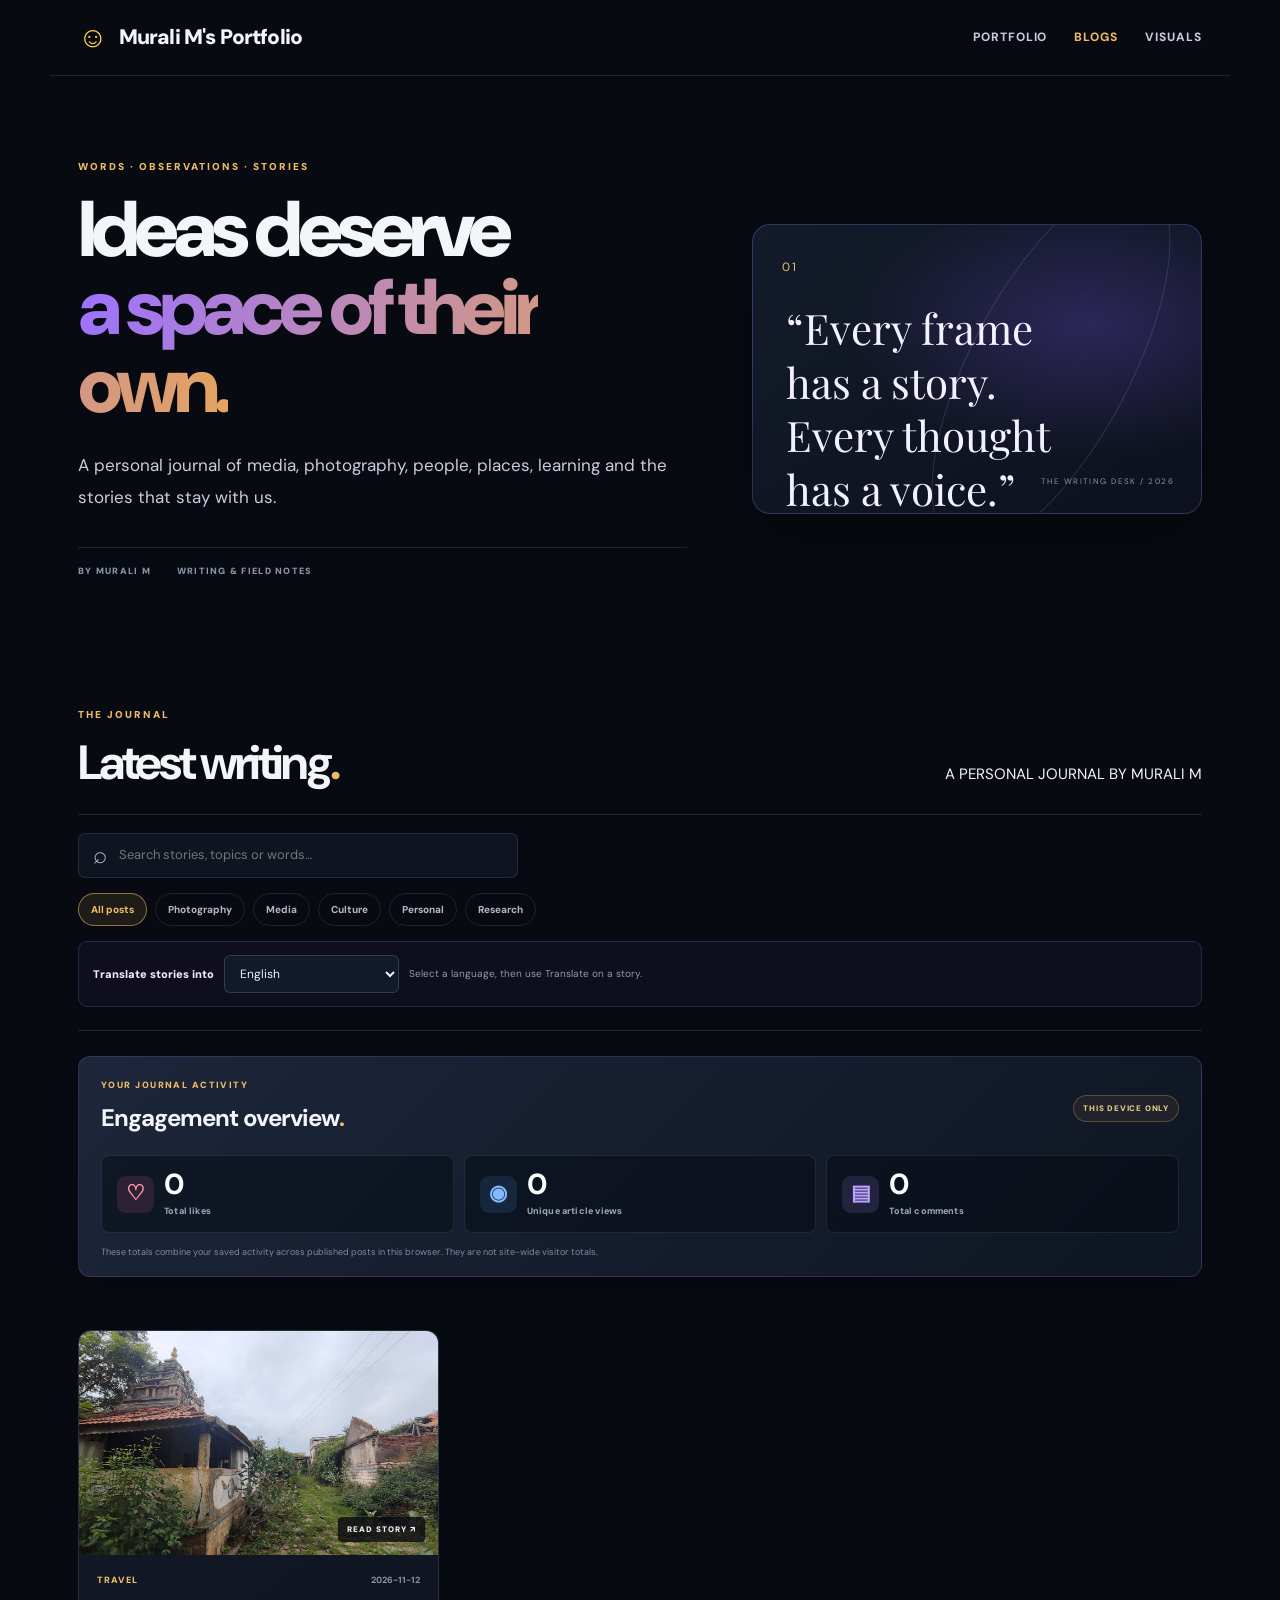
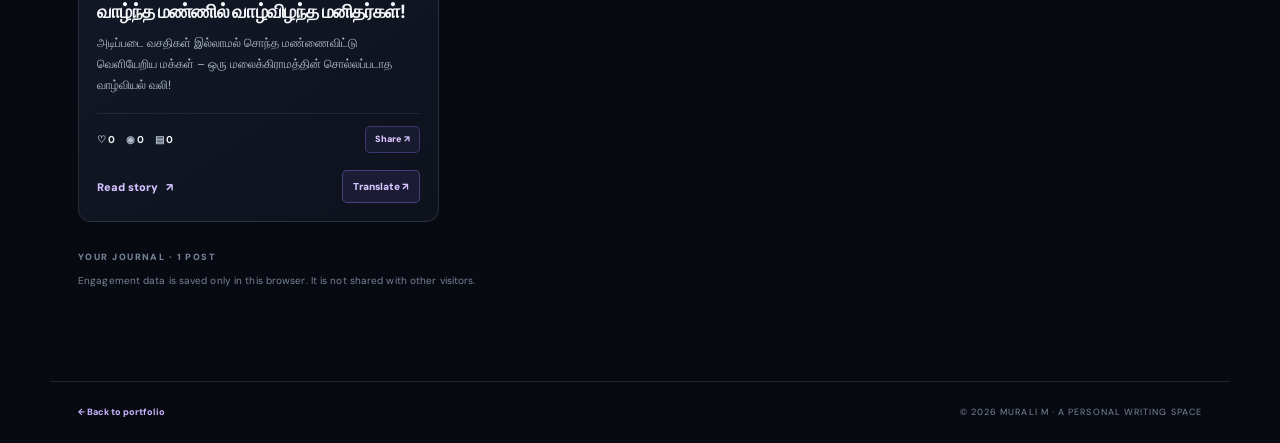
<file: blogs.html>
<!doctype html>
<html lang="en">
<head>
<meta charset="utf-8">
<meta name="viewport" content="width=device-width,initial-scale=1">
<meta name="description" content="Blogs, articles, field notes and visual stories by Murali M.">
<meta name="theme-color" content="#080a11">
<title>Blogs &amp; Notes | Murali M</title>
<link rel="preconnect" href="https://fonts.googleapis.com">
<link rel="preconnect" href="https://fonts.gstatic.com" crossorigin>
<link href="https://fonts.googleapis.com/css2?family=DM+Sans:wght@400;500;600;700;800;900&family=Playfair+Display:wght@500;600;700&display=swap" rel="stylesheet">
<link rel="stylesheet" href="assets/css/blogs.css?v=20261113-engagement-summary">
</head>
<body>
<header class="blog-header">
  <a class="blog-brand" href="profile.html" aria-label="Murali M portfolio"><span class="brand-smiley" data-admin-shortcut>☺</span><span>Murali M's Portfolio</span></a>
  <nav aria-label="Blogs navigation"><a href="profile.html">Portfolio</a><a class="active" href="blogs.html">Blogs</a><a href="visuals.html">Visuals</a></nav>
</header>
<main>
  <section class="blog-hero">
    <div class="hero-copy">
      <p class="eyebrow">WORDS · OBSERVATIONS · STORIES</p>
      <h1>Ideas deserve<br><span>a space of their own.</span></h1>
      <p class="hero-intro">A personal journal of media, photography, people, places, learning and the stories that stay with us.</p>
      <div class="hero-meta"><span>BY MURALI M</span><span>WRITING &amp; FIELD NOTES</span></div>
    </div>
    <div class="hero-art" aria-hidden="true"><span class="art-no">01</span><div class="art-quote">“Every frame<br>has a story.<br>Every thought<br>has a voice.”</div><span class="art-line"></span><span class="art-caption">THE WRITING DESK / 2026</span></div>
  </section>

  <section class="blog-main-section">
    <div class="section-top">
      <div><p class="eyebrow">THE JOURNAL</p><h2>Latest writing<span>.</span></h2></div>
      <span class="journal-note">A PERSONAL JOURNAL BY MURALI M</span>
    </div>
    <div class="blog-toolbar">
      <label class="search-box"><span aria-hidden="true">⌕</span><input id="searchPosts" type="search" placeholder="Search stories, topics or words…" aria-label="Search blogs"></label>
      <div class="filter-list" id="categoryFilters"><button class="filter-chip active" data-category="All" type="button">All posts</button><button class="filter-chip" data-category="Photography" type="button">Photography</button><button class="filter-chip" data-category="Media" type="button">Media</button><button class="filter-chip" data-category="Culture" type="button">Culture</button><button class="filter-chip" data-category="Personal" type="button">Personal</button><button class="filter-chip" data-category="Research" type="button">Research</button></div>
      <div class="blog-translate-bar">
        <label for="blogTargetLanguage">Translate stories into</label>
        <select id="blogTargetLanguage" aria-label="Choose translation language">
          <option value="en">English</option>
          <option value="ta">தமிழ் · Tamil</option>
          <option value="hi">हिन्दी · Hindi</option>
          <option value="kn">ಕನ್ನಡ · Kannada</option>
          <option value="te">తెలుగు · Telugu</option>
          <option value="ml">മലയാളം · Malayalam</option>
          <option value="bn">বাংলা · Bengali</option>
          <option value="mr">मराठी · Marathi</option>
          <option value="gu">ગુજરાતી · Gujarati</option>
          <option value="pa">ਪੰਜਾਬੀ · Punjabi</option>
          <option value="ur">اردو · Urdu</option>
          <option value="es">Spanish</option>
          <option value="fr">French</option>
          <option value="de">German</option>
          <option value="pt">Portuguese</option>
          <option value="ar">Arabic</option>
          <option value="ja">Japanese</option>
          <option value="ko">Korean</option>
          <option value="zh-CN">Chinese (Simplified)</option>
          <option value="ru">Russian</option>
        </select>
        <span>Select a language, then use Translate on a story.</span>
      </div>
    </div>
    <section class="blog-engagement-summary" aria-label="Blog engagement totals on this device">
      <div class="engagement-summary-heading">
        <div><p class="eyebrow">YOUR JOURNAL ACTIVITY</p><h3>Engagement overview<span>.</span></h3></div>
        <span class="local-only-pill">THIS DEVICE ONLY</span>
      </div>
      <div class="engagement-summary-grid">
        <div class="engagement-summary-card"><span class="summary-icon summary-heart">♡</span><strong id="totalBlogLikes">0</strong><span>Total likes</span></div>
        <div class="engagement-summary-card"><span class="summary-icon summary-eye">◉</span><strong id="totalBlogViews">0</strong><span>Unique article views</span></div>
        <div class="engagement-summary-card"><span class="summary-icon summary-comments">▤</span><strong id="totalBlogComments">0</strong><span>Total comments</span></div>
      </div>
      <p class="engagement-summary-note">These totals combine your saved activity across published posts in this browser. They are not site-wide visitor totals.</p>
    </section>
    <div id="postsGrid" class="posts-grid" aria-live="polite"><div class="empty-posts"><span class="empty-icon">✎</span><h3>Your writing space is ready.</h3><p>Your published blogs will appear here. Start with your first story.</p></div></div>
    <p id="postCount" class="post-count">YOUR JOURNAL · 0 POSTS</p><p class="local-engagement-note">Engagement data is saved only in this browser. It is not shared with other visitors.</p>
  </section>


</main>
<footer class="blog-footer"><a href="profile.html">← Back to portfolio</a><span>© <span id="year"></span> MURALI M · A PERSONAL WRITING SPACE</span></footer>

<div id="previewModal" class="preview-modal" hidden>
  <div class="preview-backdrop" data-close-preview></div>
  <article class="preview-window" role="dialog" aria-modal="true" aria-labelledby="previewTitle">
    <div class="preview-bar"><span>STORY PREVIEW</span><button type="button" data-close-preview aria-label="Close preview">×</button></div>
    <div class="preview-content"><p class="eyebrow" id="previewMeta">CATEGORY · DATE</p><h2 id="previewTitle"></h2><p class="preview-excerpt" id="previewExcerpt"></p><img id="previewCover" alt="" hidden><div id="previewBody" class="article-body"></div></div>
  </article>
</div>
<div id="toast" class="toast" role="status" aria-live="polite"></div>

<script src="assets/js/blog-engagement.js?v=20261113-engagement-summary"></script>
<script>
(() => {
  "use strict";
  const $=id=>document.getElementById(id);
  let publishedPosts=[],activeCategory="All";
  $("year").textContent=new Date().getFullYear();
  const escapeHtml=s=>String(s||"").replace(/[&<>"']/g,c=>({"&":"&amp;","<":"&lt;",">":"&gt;",'"':"&quot;","'":"&#39;"}[c]));
  const render=()=>{
    const q=$("searchPosts").value.trim().toLowerCase();
    const shown=publishedPosts.filter(p=>(activeCategory==="All"||p.category===activeCategory)&&[p.title,p.excerpt,p.category].join(" ").toLowerCase().includes(q));
    $("postCount").textContent="YOUR JOURNAL · "+publishedPosts.length+" "+(publishedPosts.length===1?"POST":"POSTS");
    $("postsGrid").innerHTML=shown.length?shown.map(p=>'<article class="post-card"><a class="post-cover" href="blog-post.html?slug='+encodeURIComponent(p.slug)+'">'+(p.cover?'<img src="'+escapeHtml(p.cover)+'" alt="" loading="lazy">':'<span class="cover-placeholder">M<span>.</span></span>')+'<span class="cover-open">READ STORY ↗</span></a><div class="post-card-copy"><div class="post-meta"><span>'+escapeHtml(p.category||"Journal")+'</span><time>'+escapeHtml(p.date||"")+'</time></div><h3><a href="blog-post.html?slug='+encodeURIComponent(p.slug)+'">'+escapeHtml(p.title)+'</a></h3><p>'+escapeHtml(p.excerpt||"")+'</p><div class="post-card-engagement" data-engagement-slug="'+escapeHtml(p.slug)+'"><span title="Likes on this device">♡ <b data-like-count>—</b></span><span title="Unique views on this device">◉ <b data-view-count>—</b></span><span title="Comments on this device">▤ <b data-comment-count>—</b></span><button class="post-share" type="button" data-share-slug="'+escapeHtml(p.slug)+'">Share ↗</button></div><div class="post-card-actions"><a class="read-link" href="blog-post.html?slug='+encodeURIComponent(p.slug)+'">Read story <span>↗</span></a><button class="post-translate" type="button" data-translate-slug="'+encodeURIComponent(p.slug)+'">Translate ↗</button></div></div></article>').join(""):'<div class="empty-posts"><span class="empty-icon">✎</span><h3>No stories published yet.</h3><p>New articles will appear here when they are published.</p></div>';
    if(window.MuraliBlogEngagement){
      window.MuraliBlogEngagement.loadCardStats(shown).catch(error=>console.warn("Could not load local blog counters.",error));
      const totals=window.MuraliBlogEngagement.getSummary(publishedPosts);
      $("totalBlogLikes").textContent=new Intl.NumberFormat().format(totals.likes);
      $("totalBlogViews").textContent=new Intl.NumberFormat().format(totals.views);
      $("totalBlogComments").textContent=new Intl.NumberFormat().format(totals.comments);
    }
  };
  const openTranslatedPage=(articleUrl,targetLanguage)=>{
    const translateUrl=new URL("https://translate.google.com/translate");
    translateUrl.searchParams.set("sl","auto");
    translateUrl.searchParams.set("tl",targetLanguage);
    translateUrl.searchParams.set("u",articleUrl);
    translateUrl.searchParams.set("op","translate");
    const opened=window.open(translateUrl.toString(),"_blank");
    if(opened) opened.opener=null;
    else window.location.assign(translateUrl.toString());
  };
  $("postsGrid").addEventListener("click",event=>{
    const shareButton=event.target.closest("[data-share-slug]");
    if(shareButton){
      const post=publishedPosts.find(p=>p.slug===shareButton.dataset.shareSlug);
      if(post&&window.MuraliBlogEngagement) window.MuraliBlogEngagement.sharePost(post);
      return;
    }
    const button=event.target.closest("[data-translate-slug]");
    if(!button)return;
    const language=$("blogTargetLanguage").value||"en";
    const article=new URL("blog-post.html?slug="+encodeURIComponent(button.dataset.translateSlug),window.location.href);
    openTranslatedPage(article.toString(),language);
  });
  $("searchPosts").addEventListener("input",render);
  $("categoryFilters").addEventListener("click",e=>{
    const b=e.target.closest("[data-category]");if(!b)return;
    activeCategory=b.dataset.category;
    document.querySelectorAll(".filter-chip").forEach(x=>x.classList.toggle("active",x===b));
    render();
  });
  fetch("blogs.json?v="+Date.now()).then(r=>r.ok?r.json():[]).then(data=>{
    publishedPosts=Array.isArray(data)?data:(Array.isArray(data?.posts)?data.posts:[]);
    render();
  }).catch(()=>{publishedPosts=[];render();});
})();

    // Five quick taps on the yellow smiley open the private writing desk.
    (() => {
      const smiley = document.querySelector('[data-admin-shortcut]');
      if (!smiley) return;
      const brandLink = smiley.closest('a');
      let taps = 0;
      let resetTimer = null;
      let normalClickTimer = null;
      smiley.addEventListener('click', event => {
        event.preventDefault();
        taps += 1;
        clearTimeout(resetTimer);
        clearTimeout(normalClickTimer);
        if (taps >= 5) {
          taps = 0;
          window.location.href = 'blogs-admin.html';
          return;
        }
        normalClickTimer = setTimeout(() => {
          const target = brandLink?.getAttribute('href') || '#top';
          taps = 0;
          if (target === '#top' || target === '#') window.scrollTo({top:0,behavior:'smooth'});
          else window.location.href = target;
        }, 1400);
        resetTimer = setTimeout(() => { taps = 0; }, 2400);
      });
    })();
</script></body>
</html>
</file>
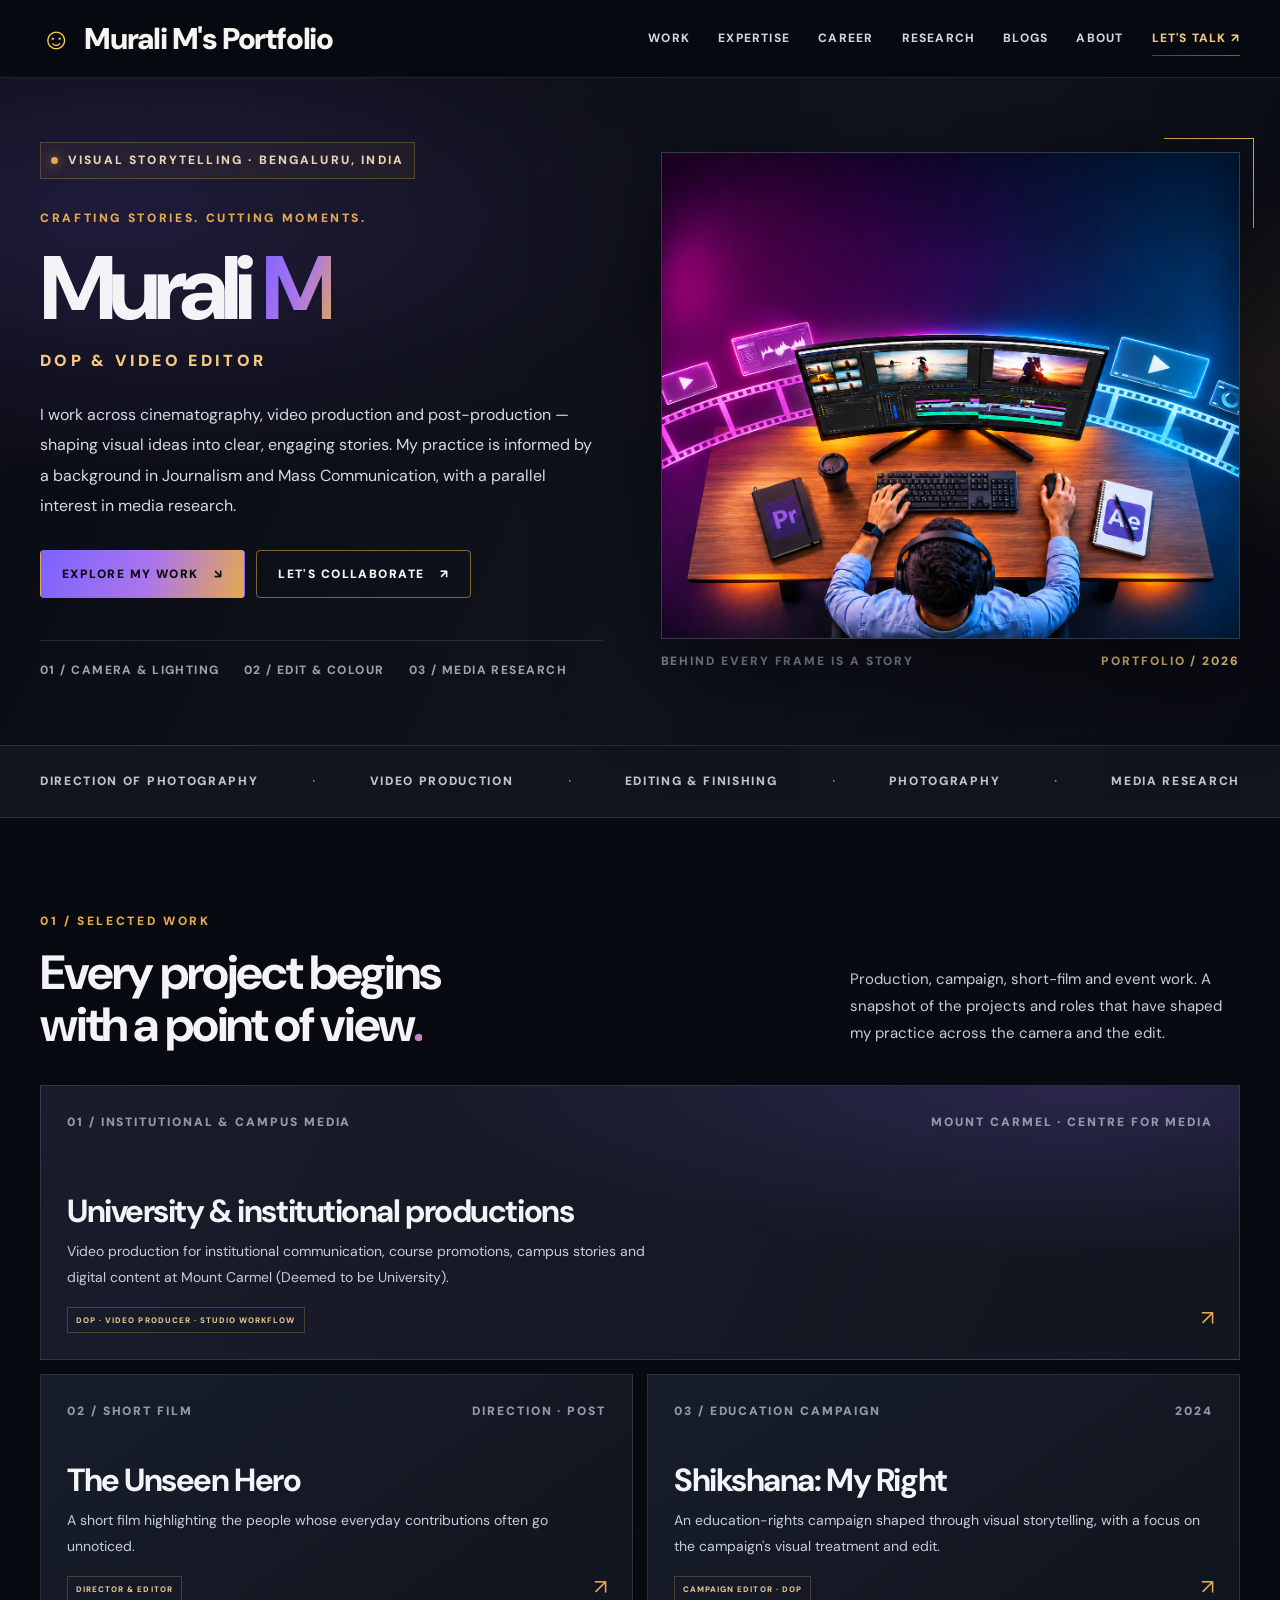
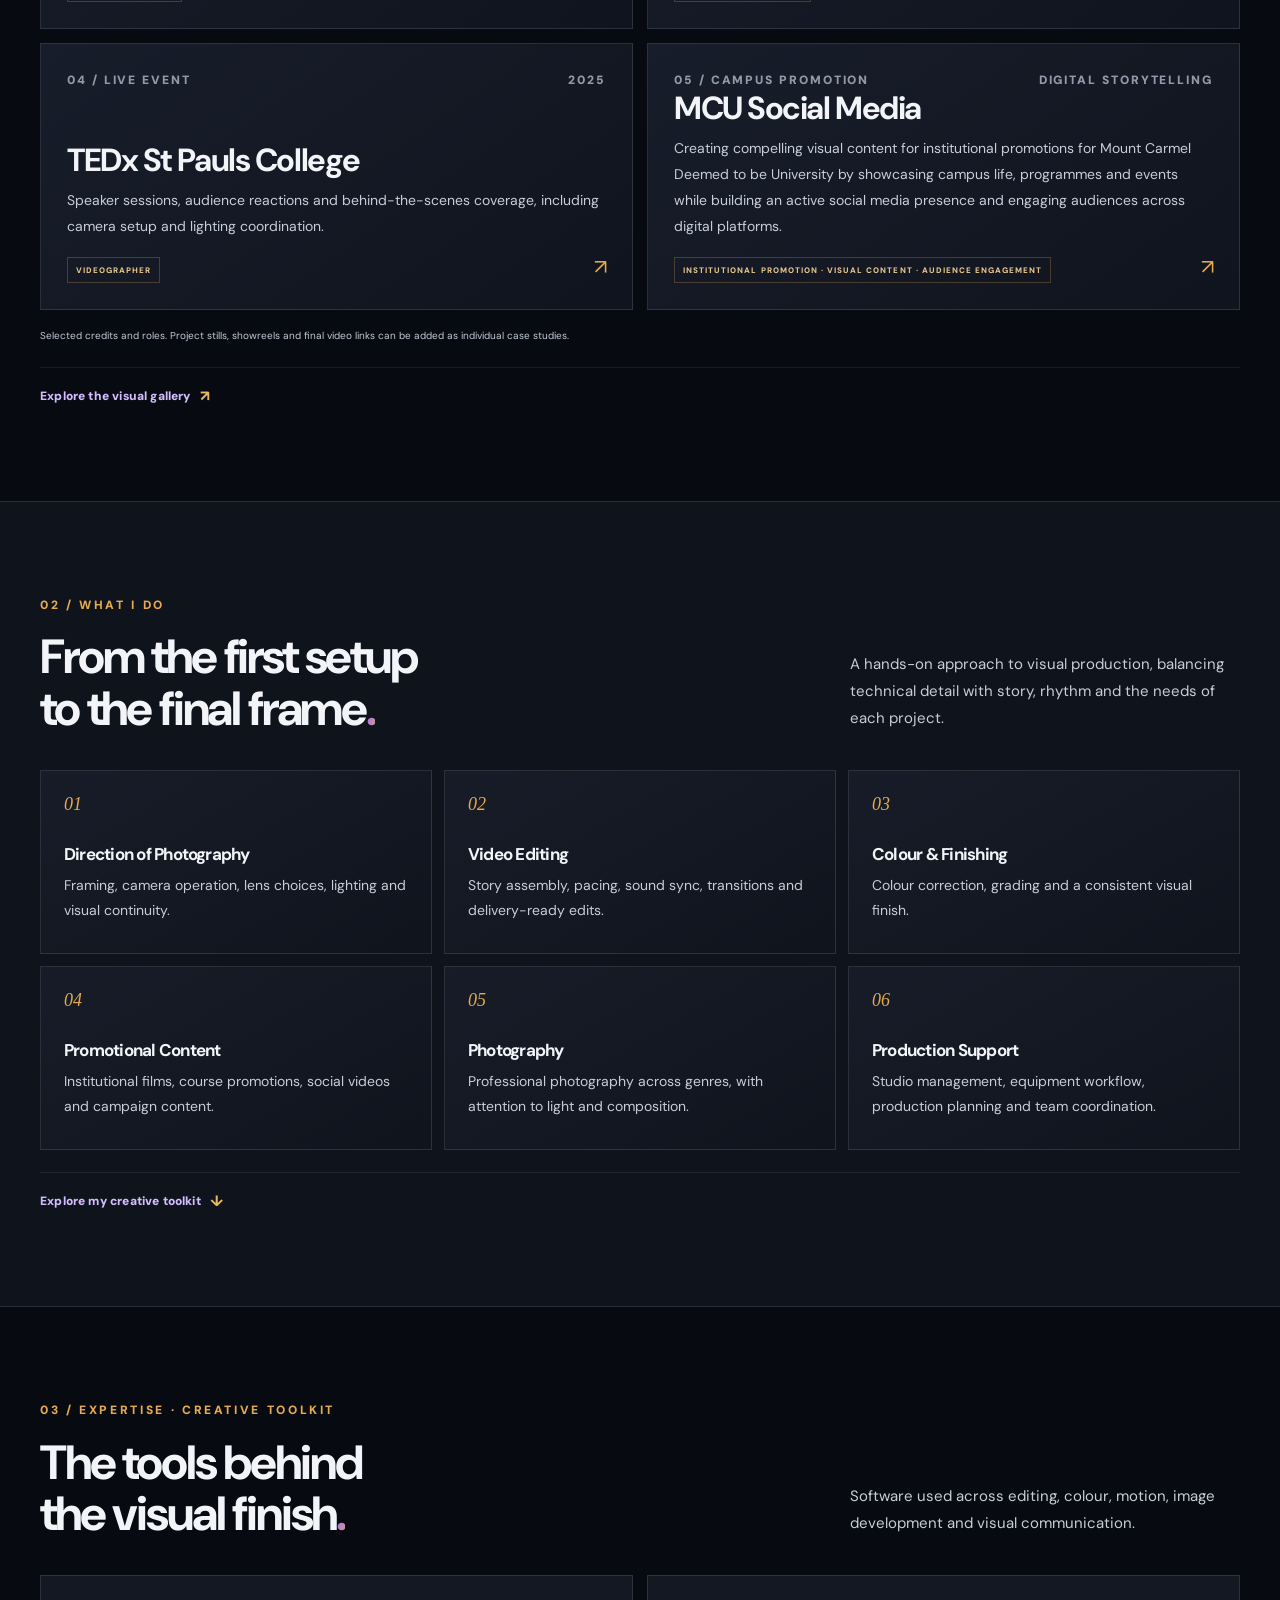
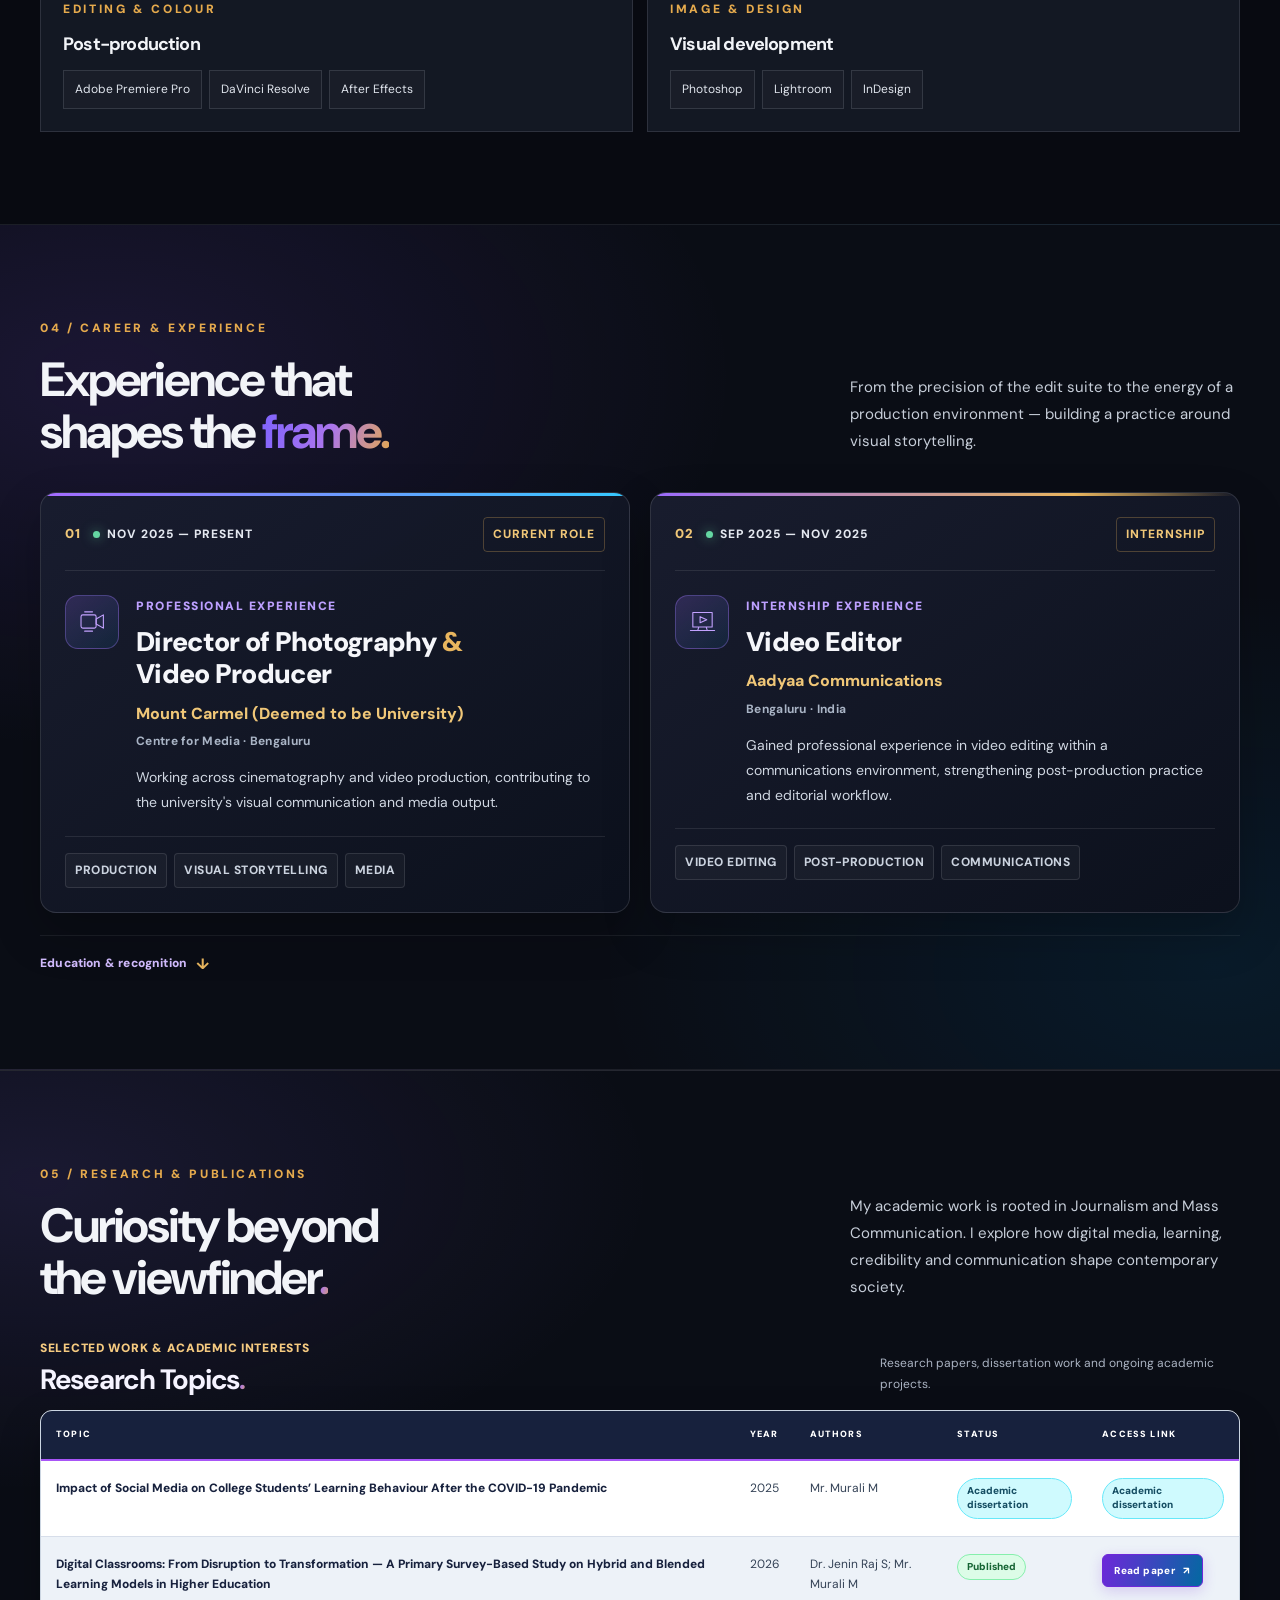
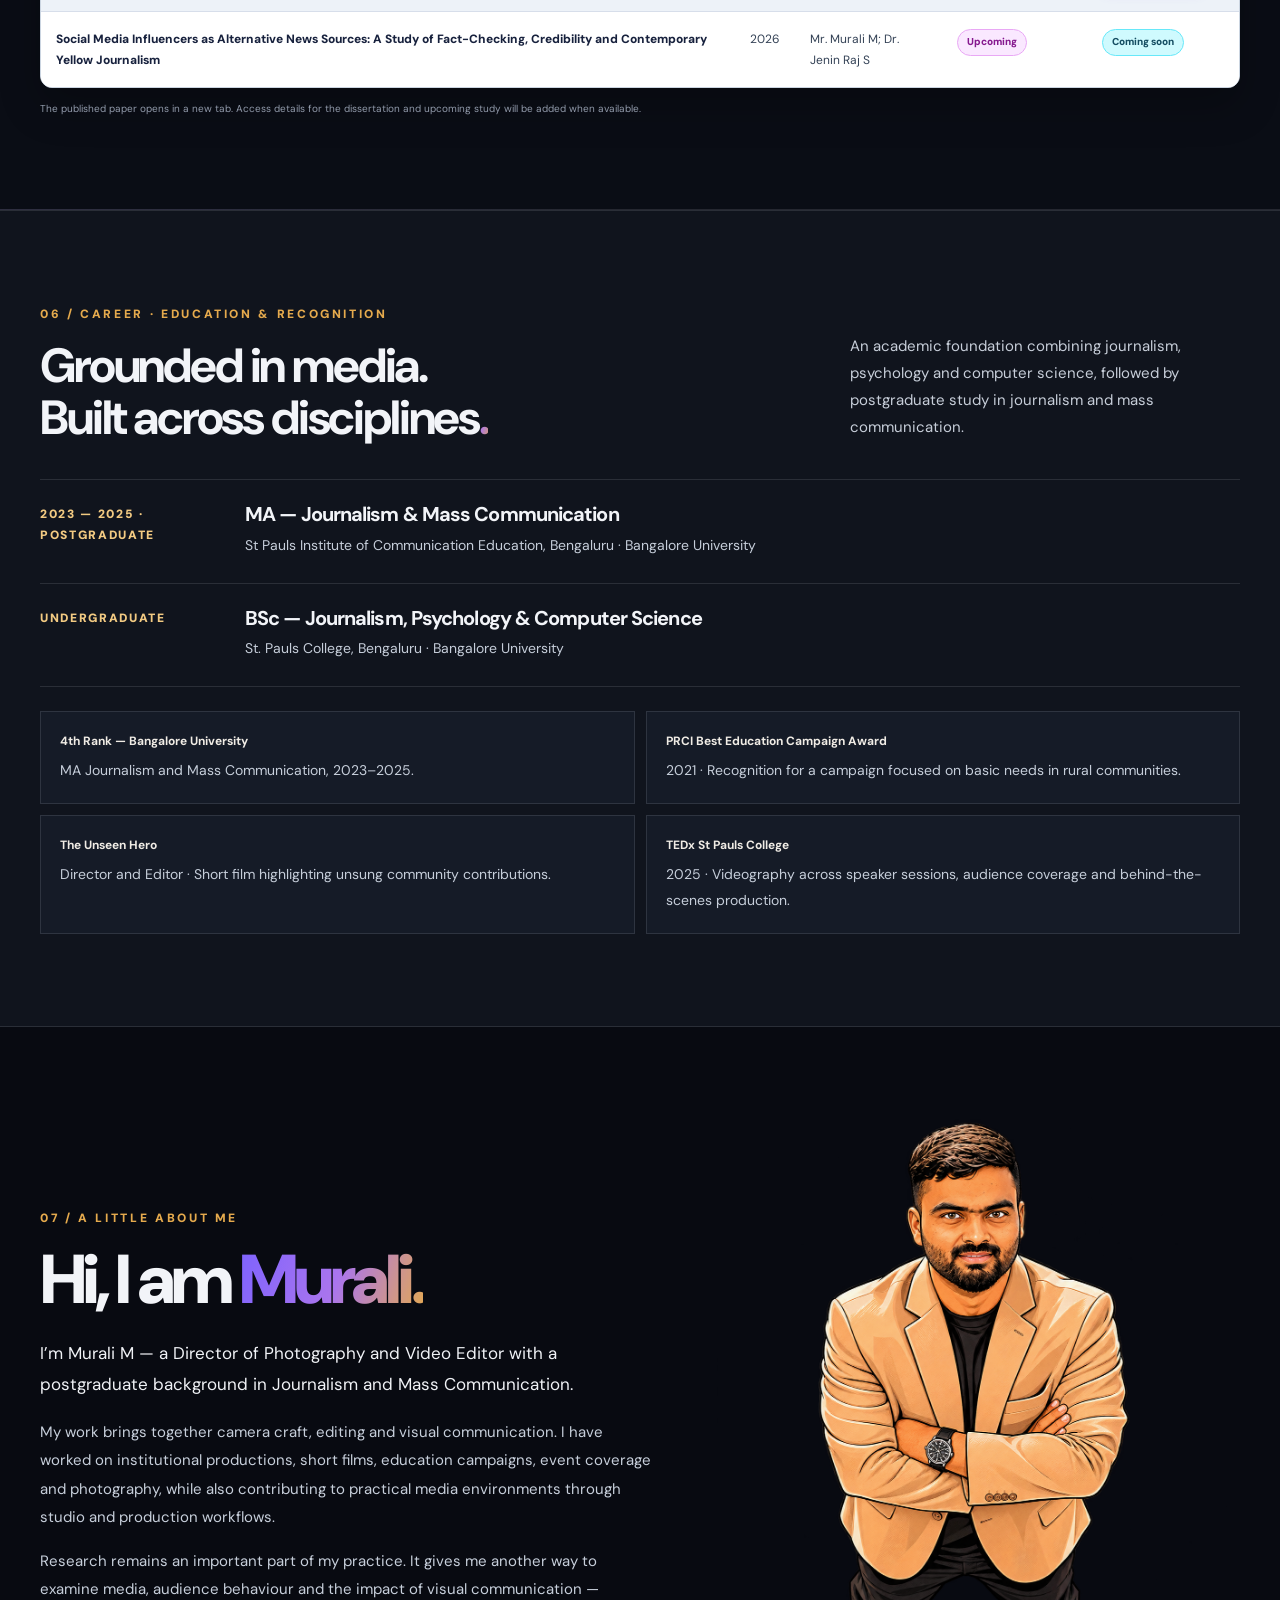
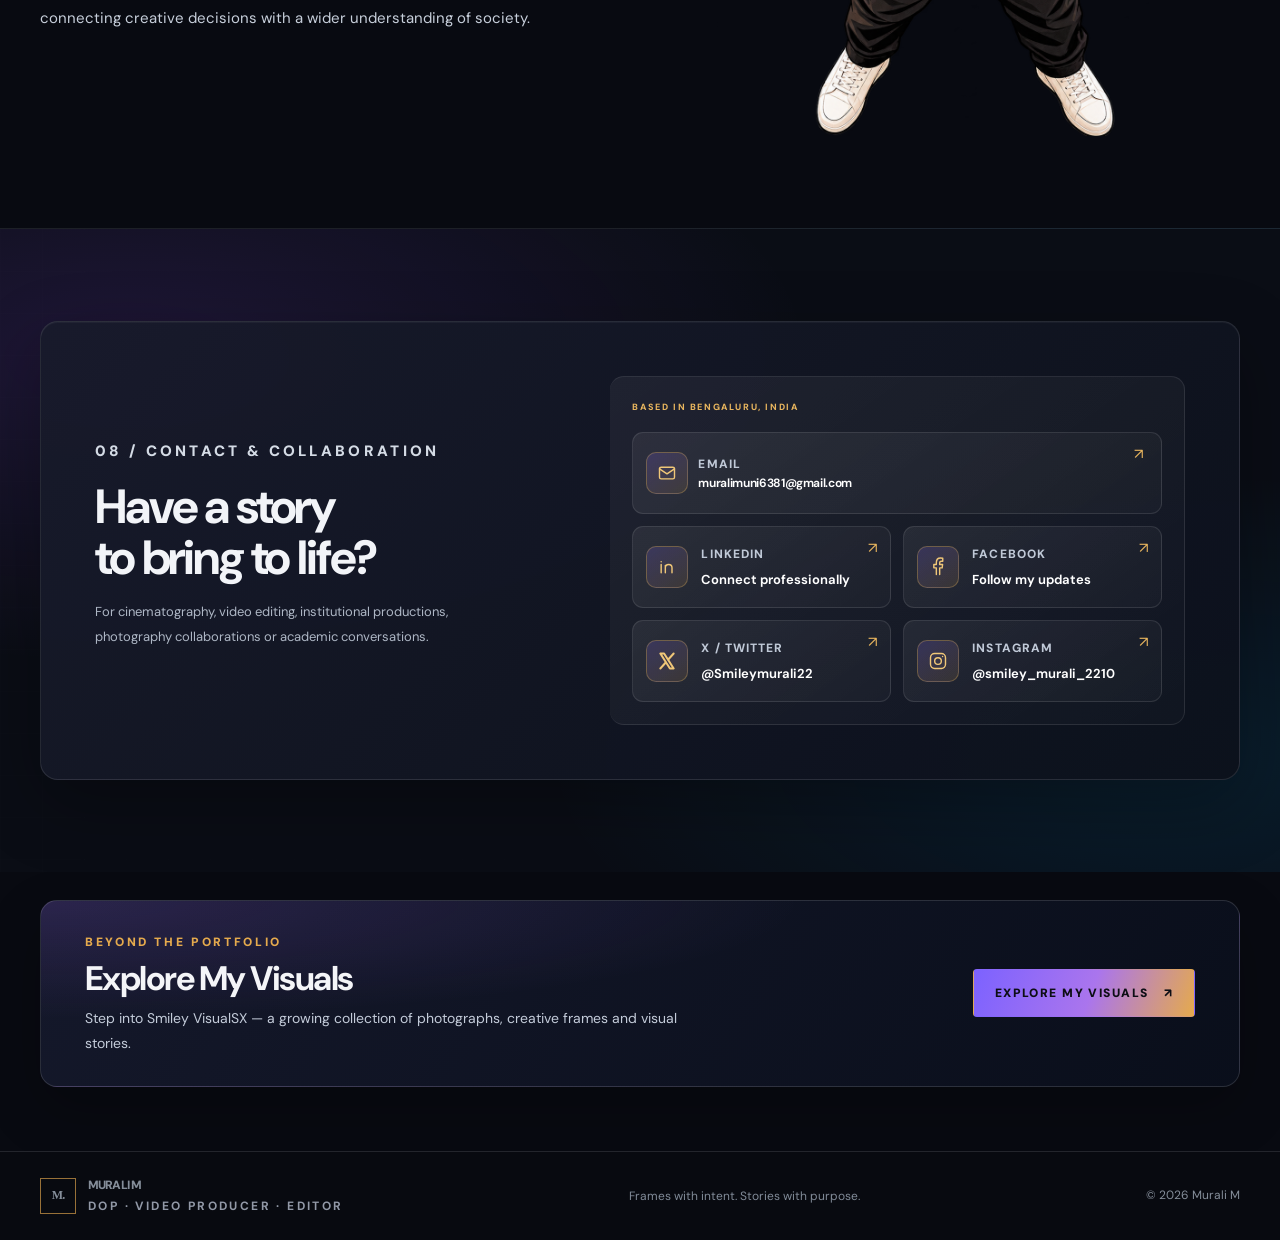
<file: books.html>
<!doctype html>
<html lang="en"><head><meta charset="utf-8"><meta name="viewport" content="width=device-width,initial-scale=1">
<meta http-equiv="refresh" content="0;url=profile.html#about">
<link rel="canonical" href="profile.html#about">
<meta name="robots" content="noindex">
<title>About Murali M | Murali M</title>
<script>window.location.replace("profile.html#about");</script>
</head><body><p>Opening <a href="profile.html#about">About Murali M</a> on Murali M’s portfolio…</p></body></html>
</file>
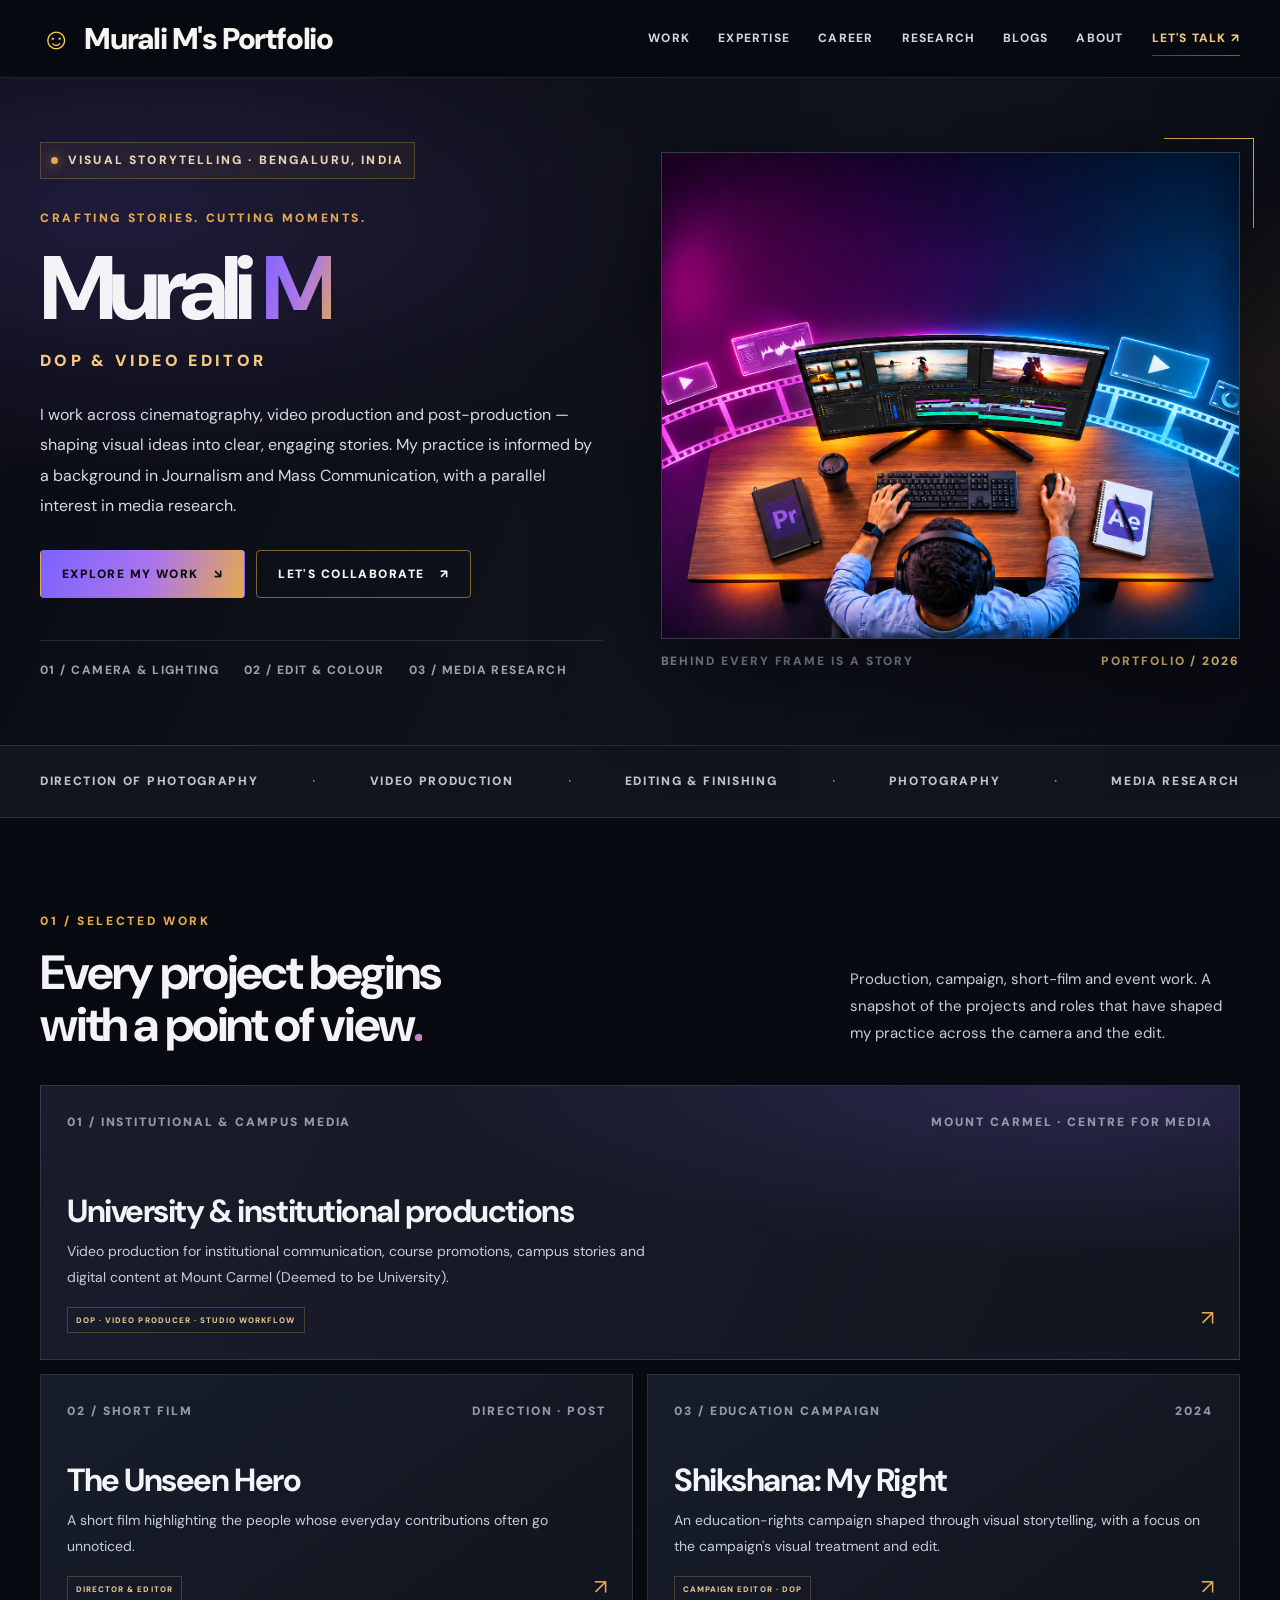
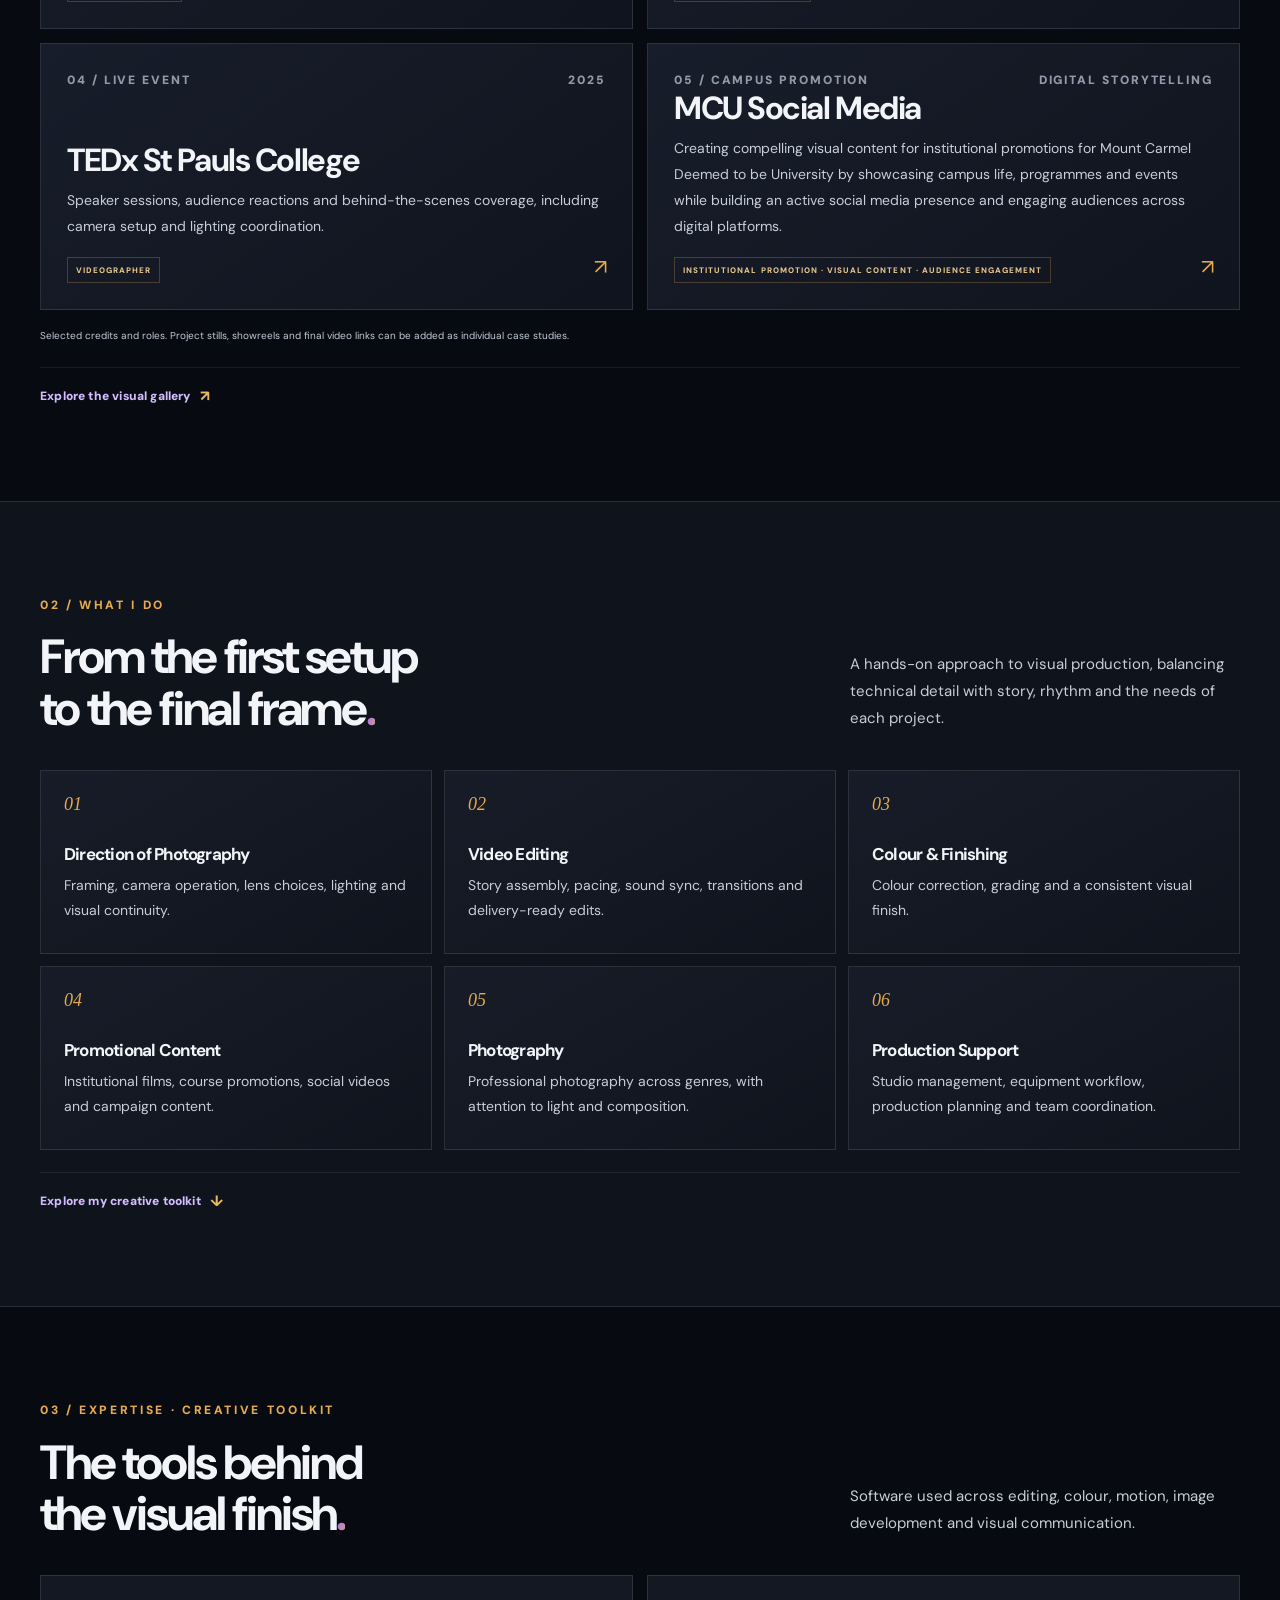
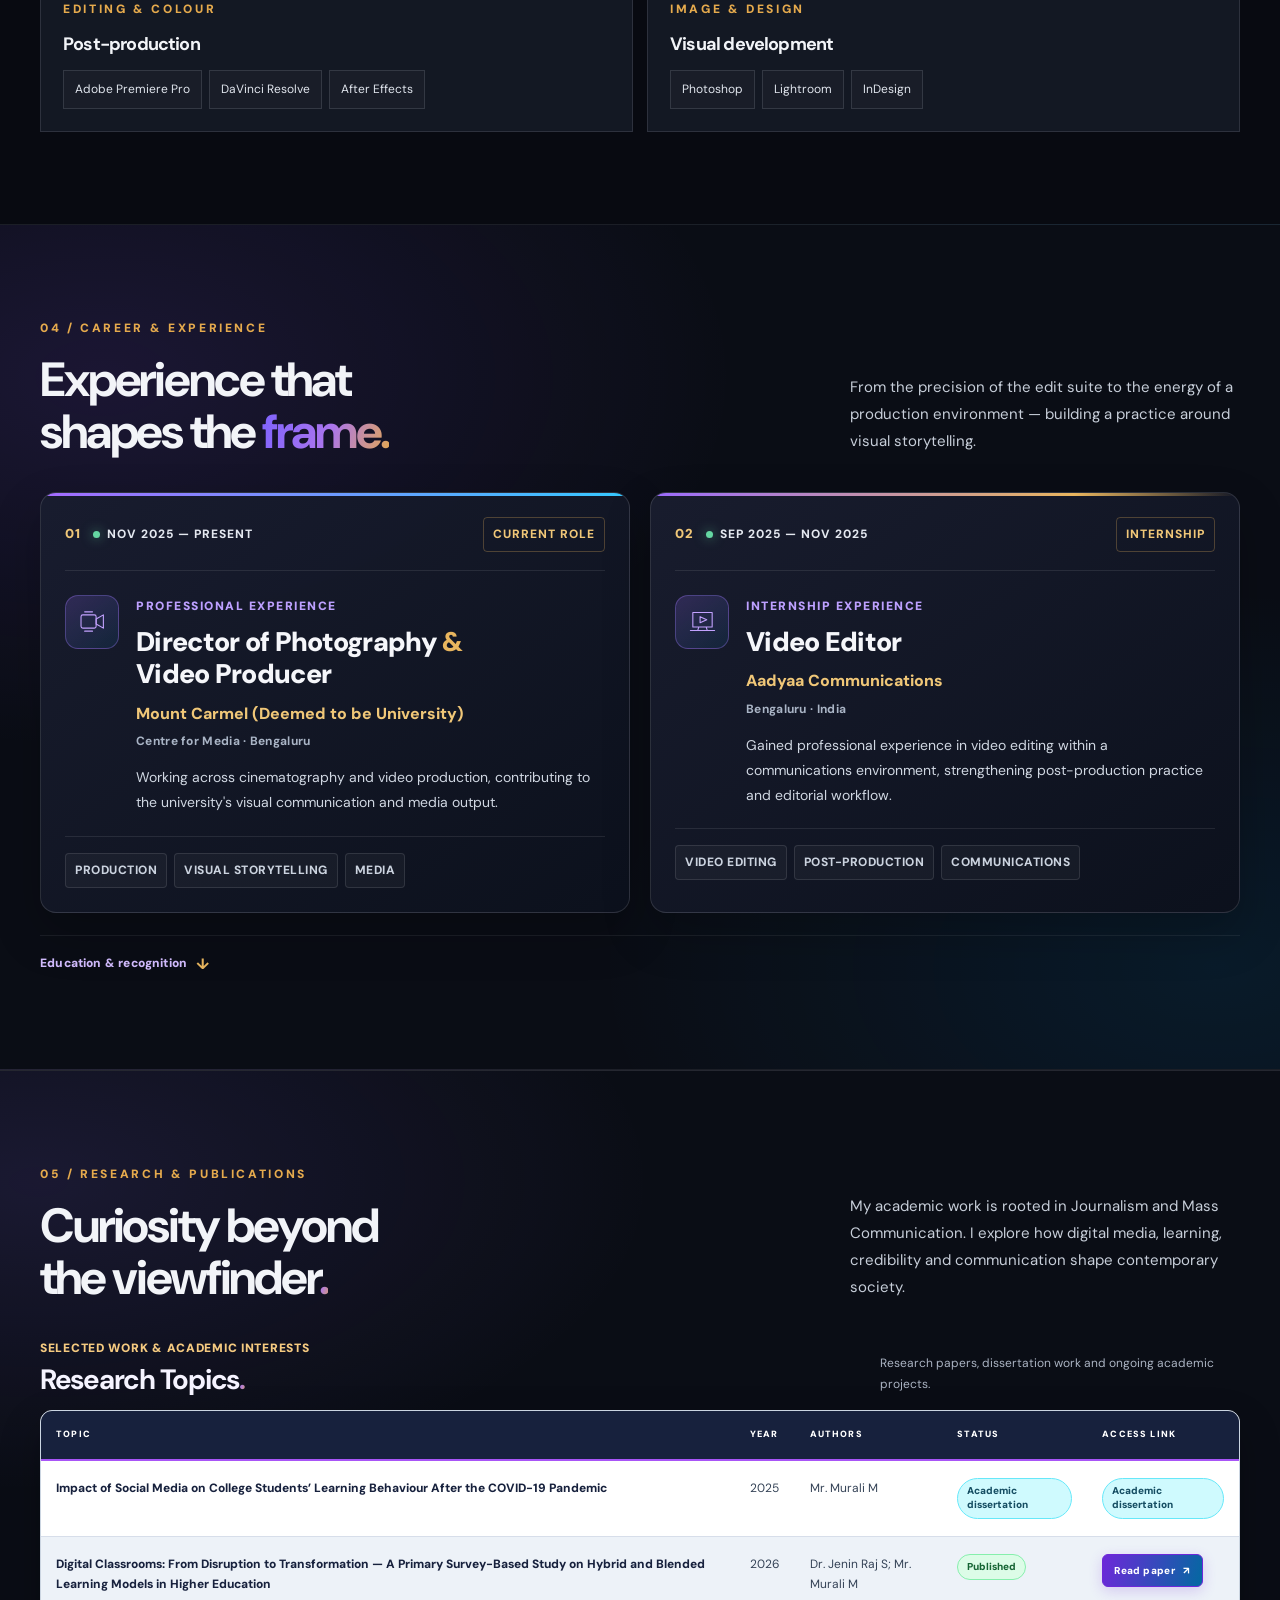
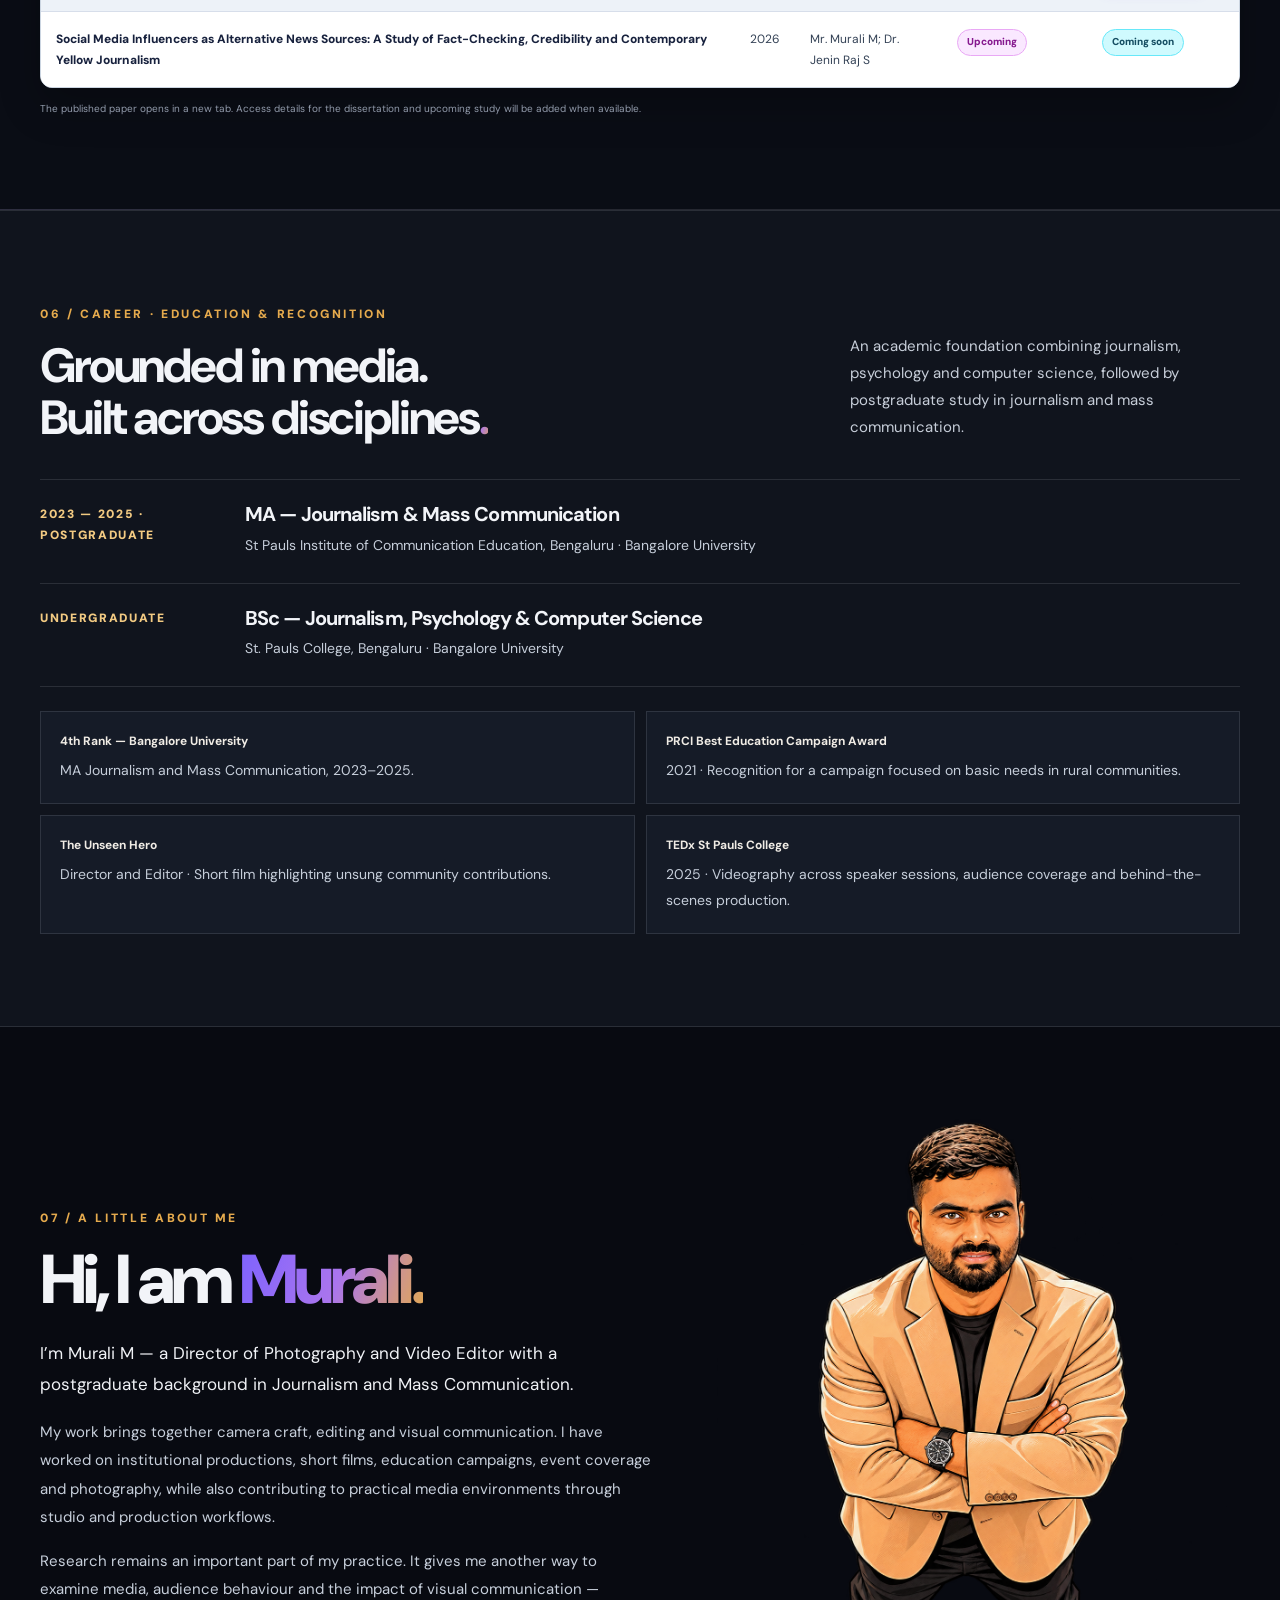
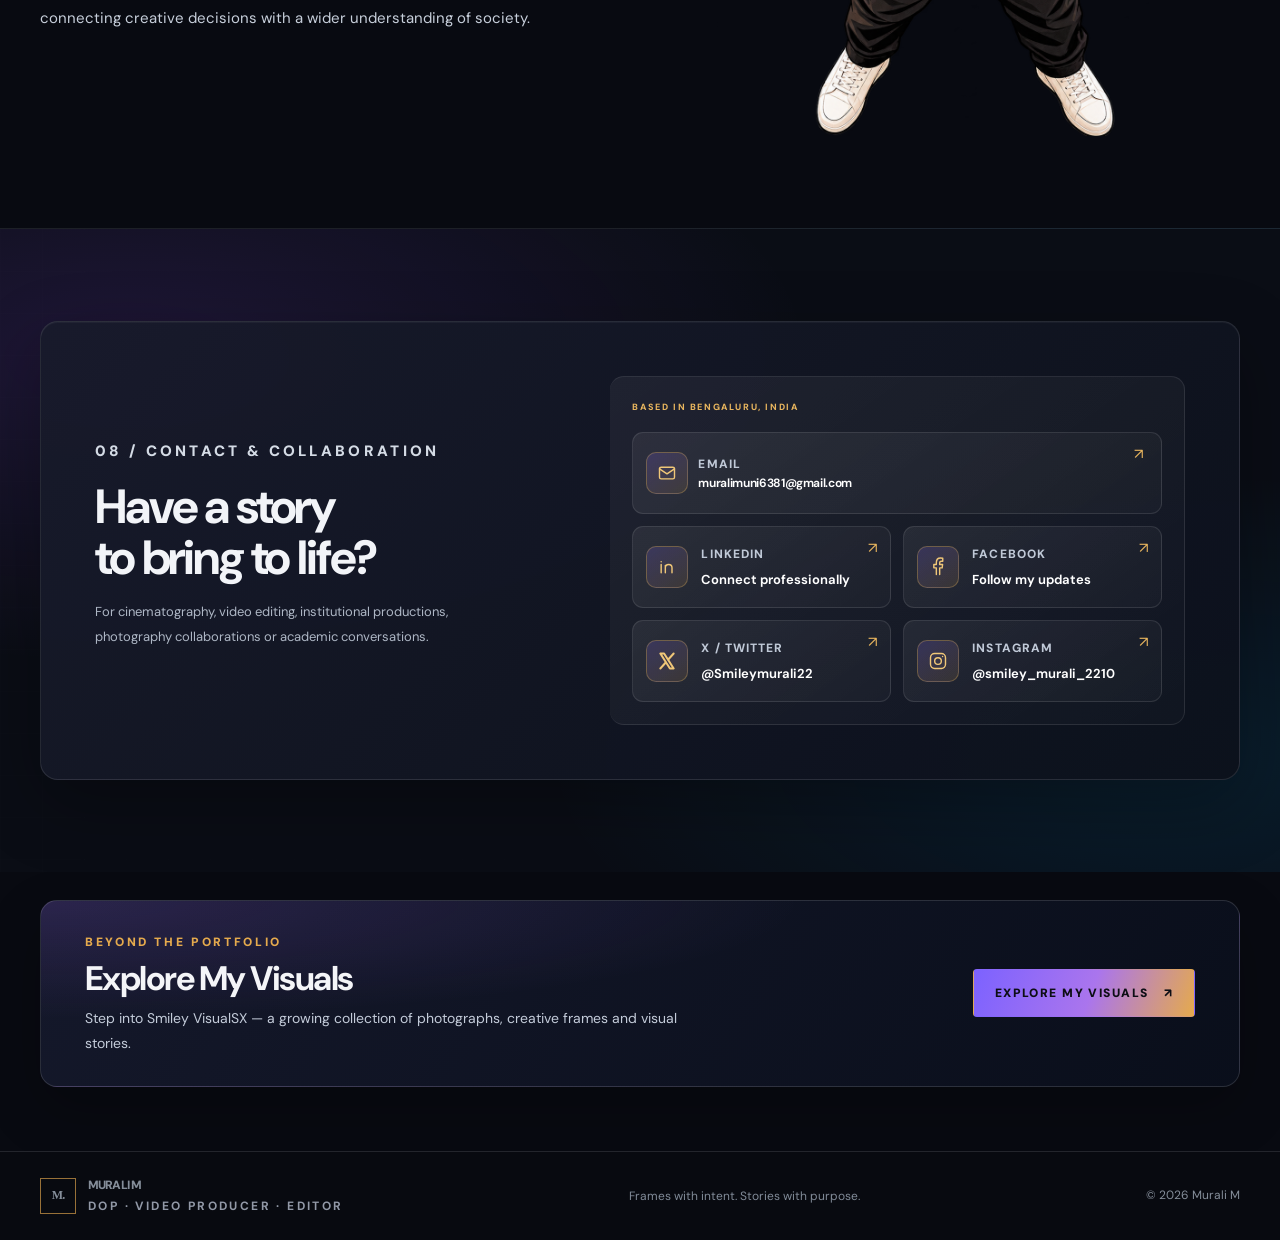
<file: contact.html>
<!doctype html>
<html lang="en"><head><meta charset="utf-8"><meta name="viewport" content="width=device-width,initial-scale=1">
<meta http-equiv="refresh" content="0;url=profile.html#contact">
<link rel="canonical" href="profile.html#contact">
<meta name="robots" content="noindex">
<title>Contact | Murali M</title>
<script>window.location.replace("profile.html#contact");</script>
</head><body><p>Opening <a href="profile.html#contact">Contact</a> on Murali M’s portfolio…</p></body></html>
</file>
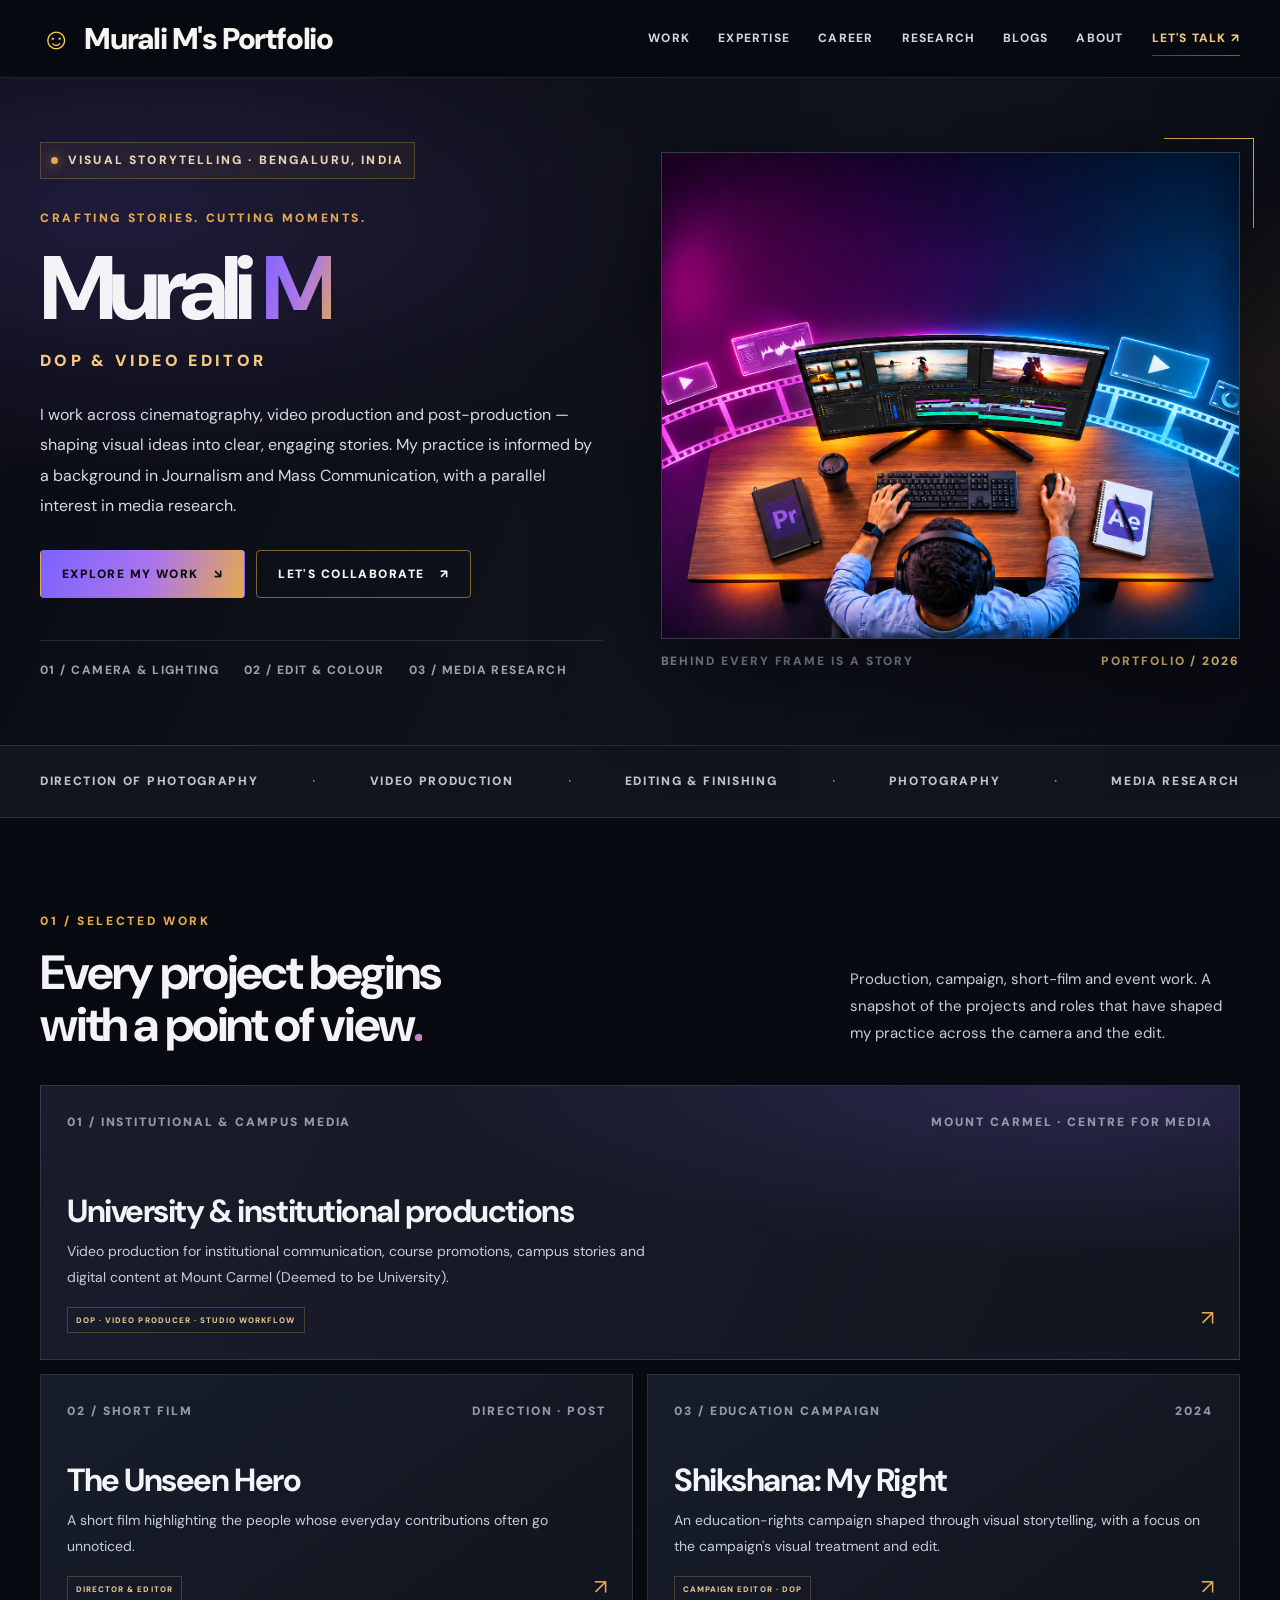
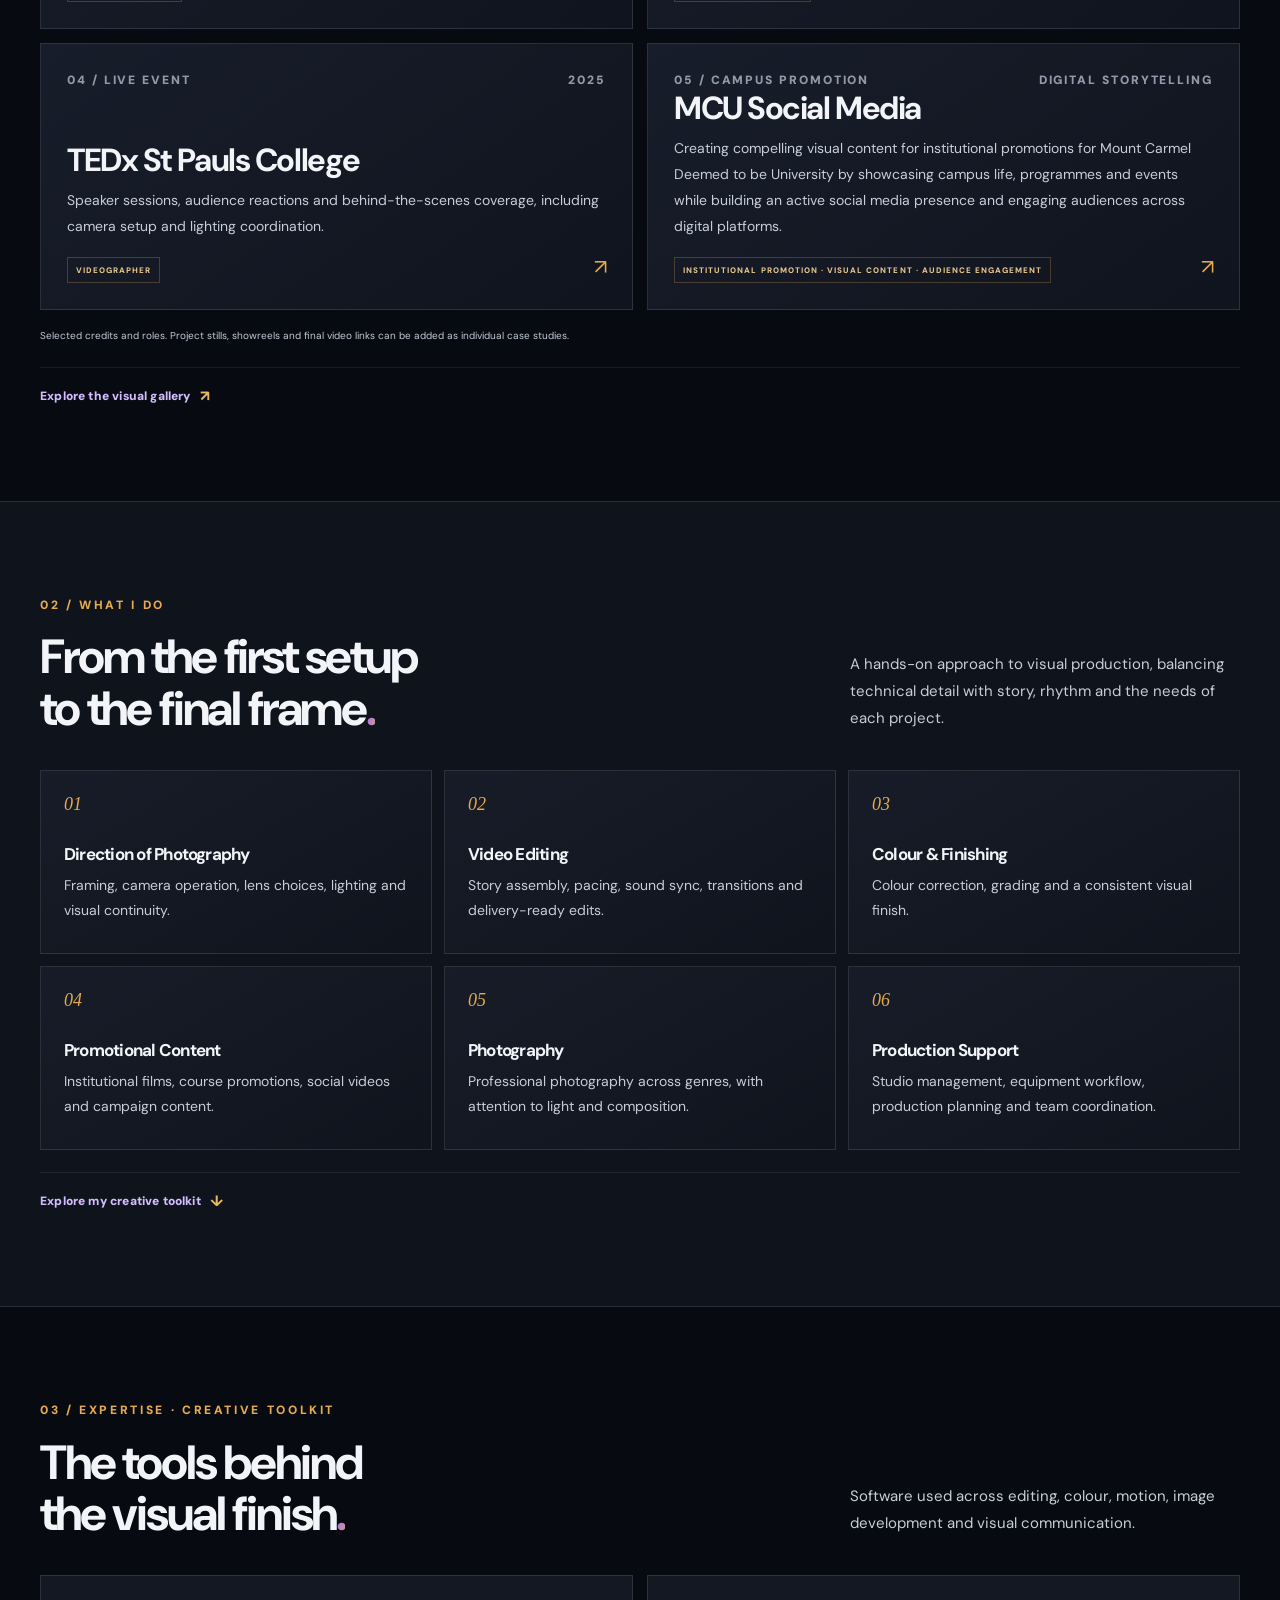
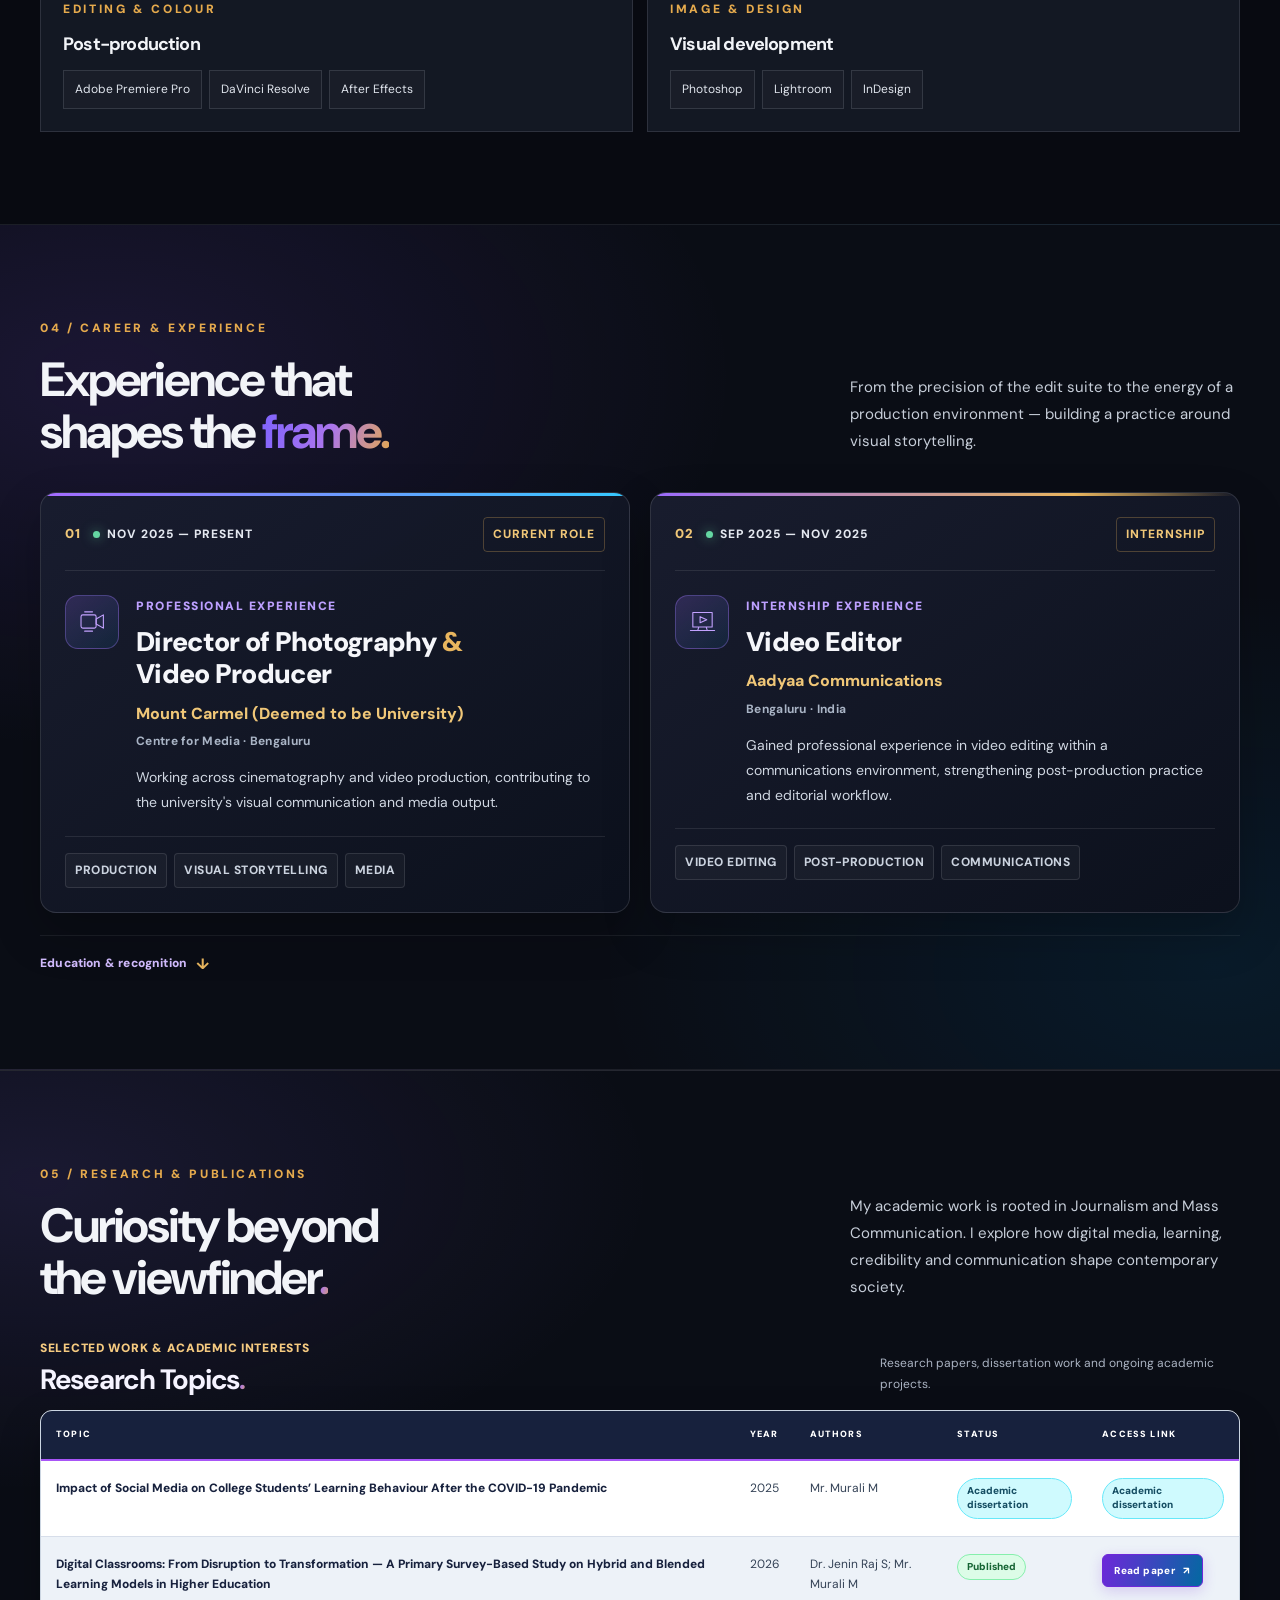
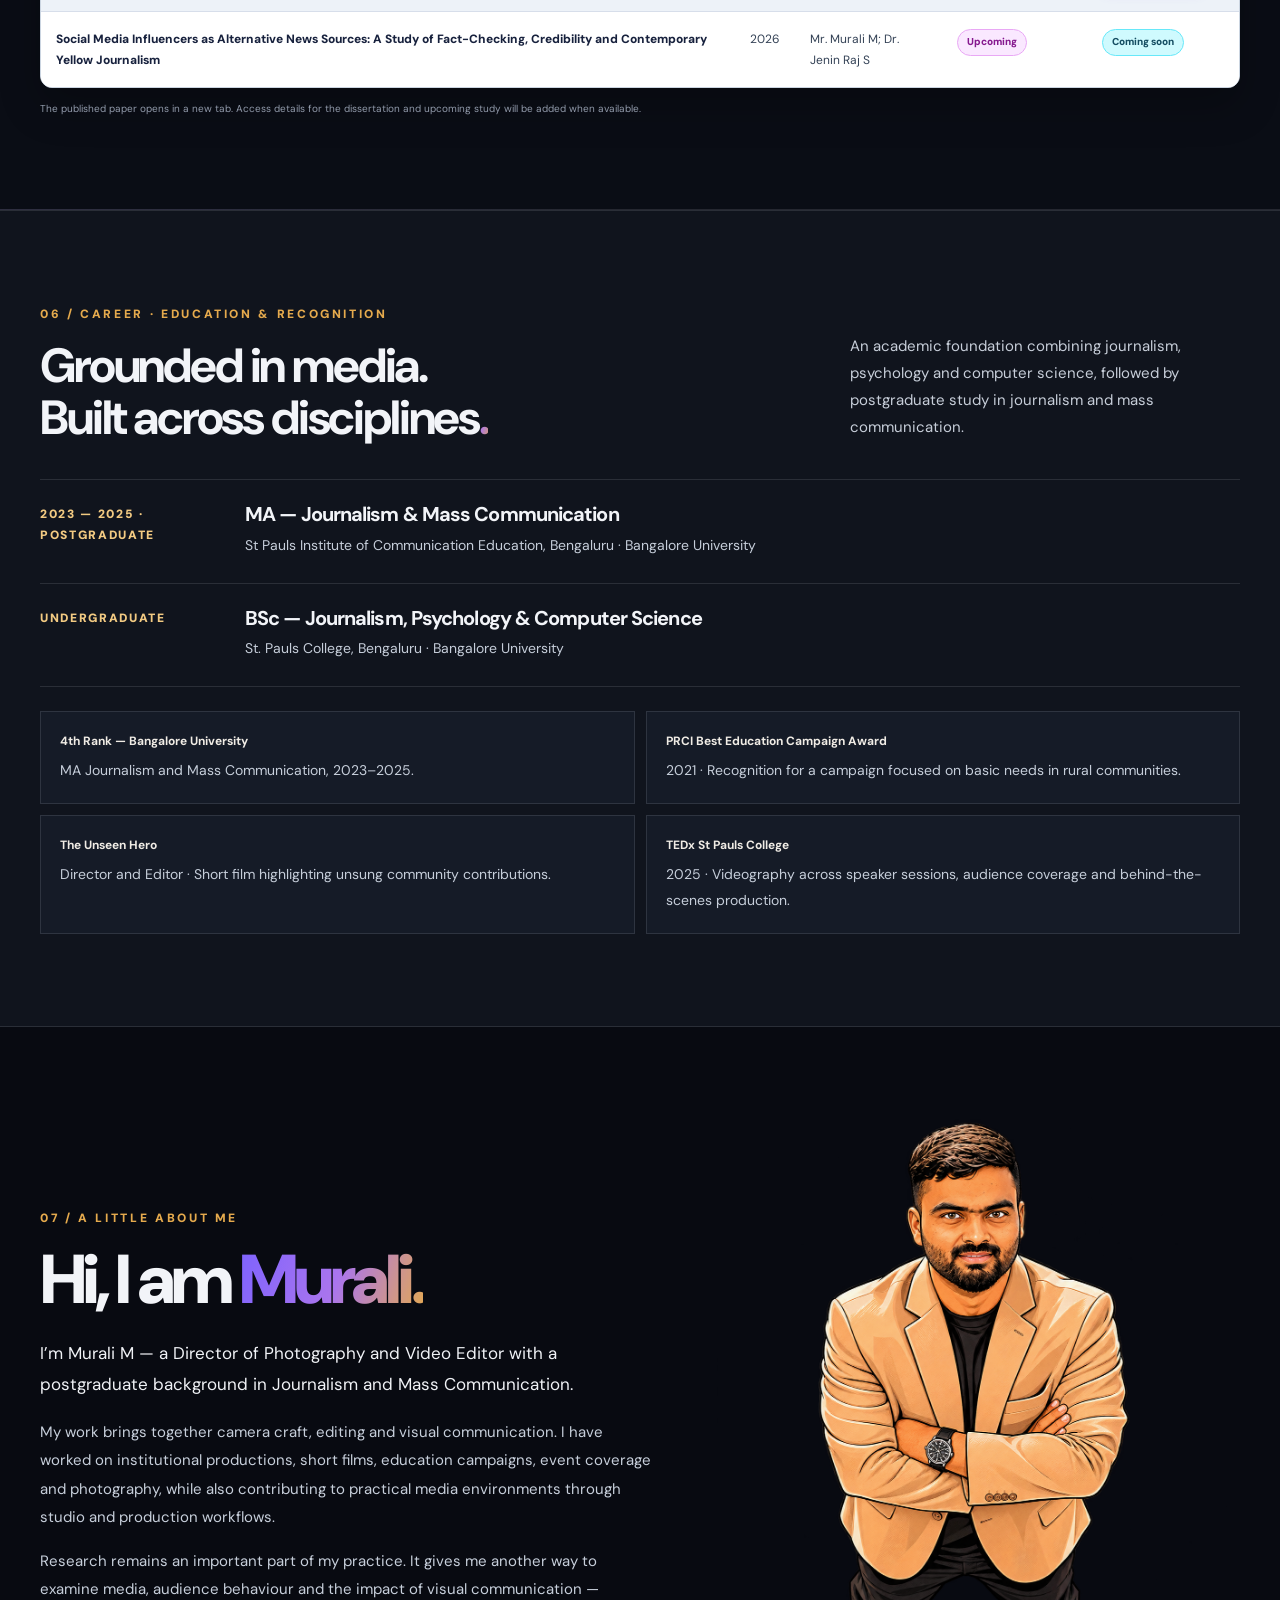
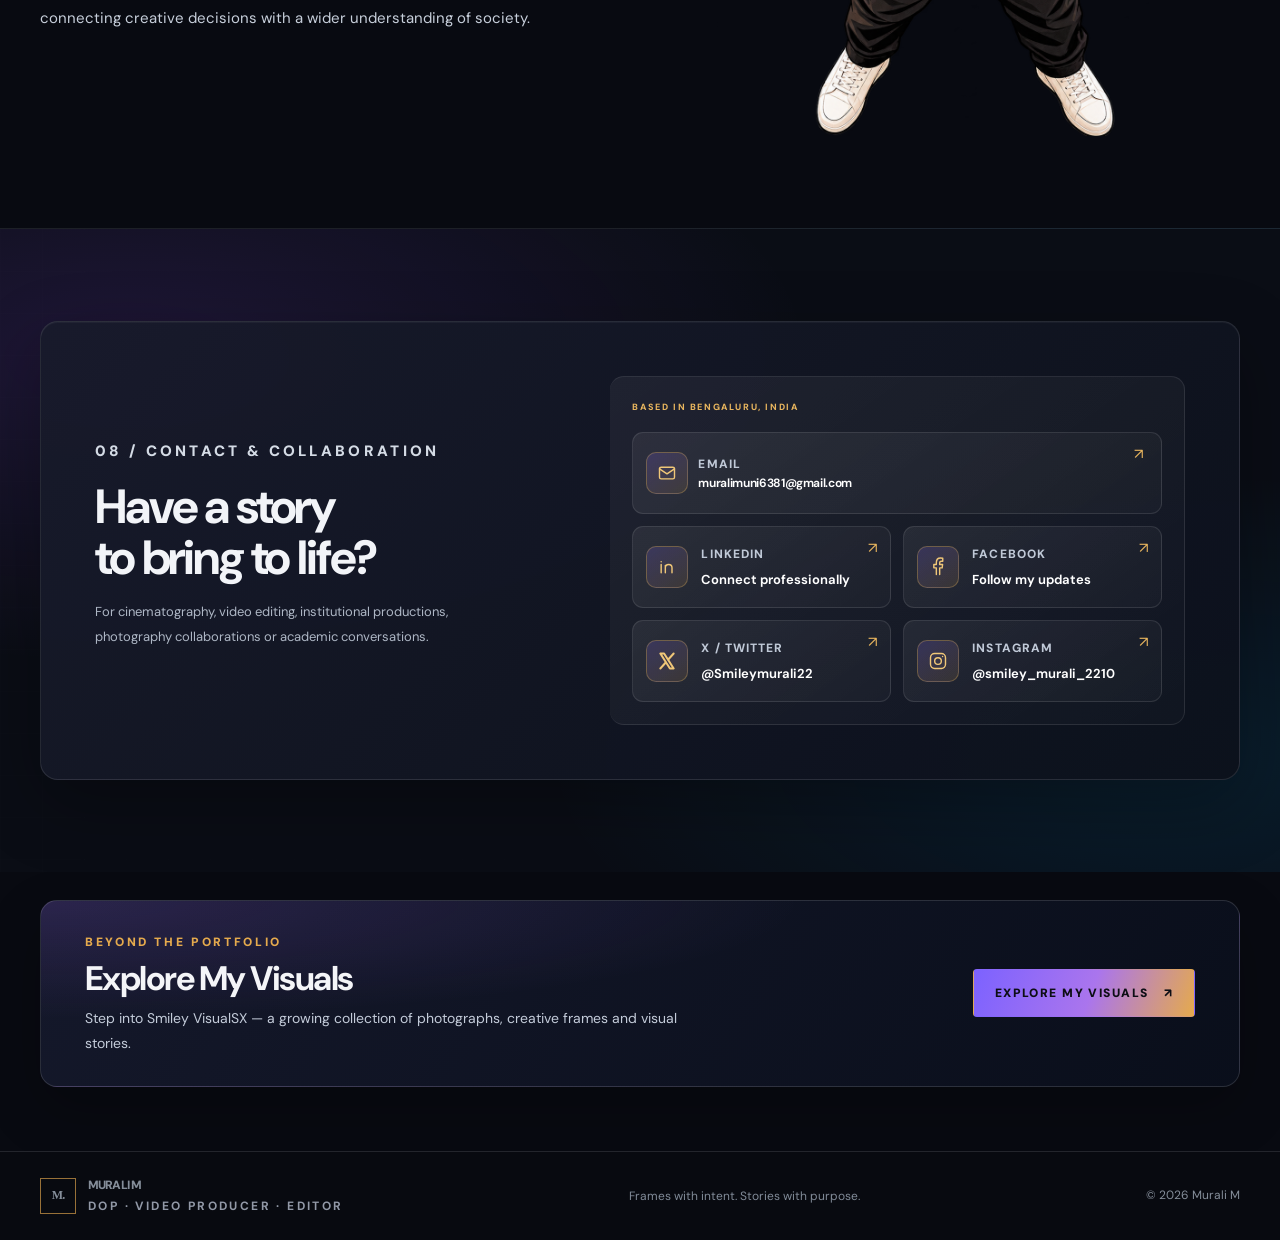
<file: education.html>
<!doctype html>
<html lang="en"><head><meta charset="utf-8"><meta name="viewport" content="width=device-width,initial-scale=1">
<meta http-equiv="refresh" content="0;url=profile.html#credentials">
<link rel="canonical" href="profile.html#credentials">
<meta name="robots" content="noindex">
<title>Education & Recognition | Murali M</title>
<script>window.location.replace("profile.html#credentials");</script>
</head><body><p>Opening <a href="profile.html#credentials">Education & Recognition</a> on Murali M’s portfolio…</p></body></html>
</file>
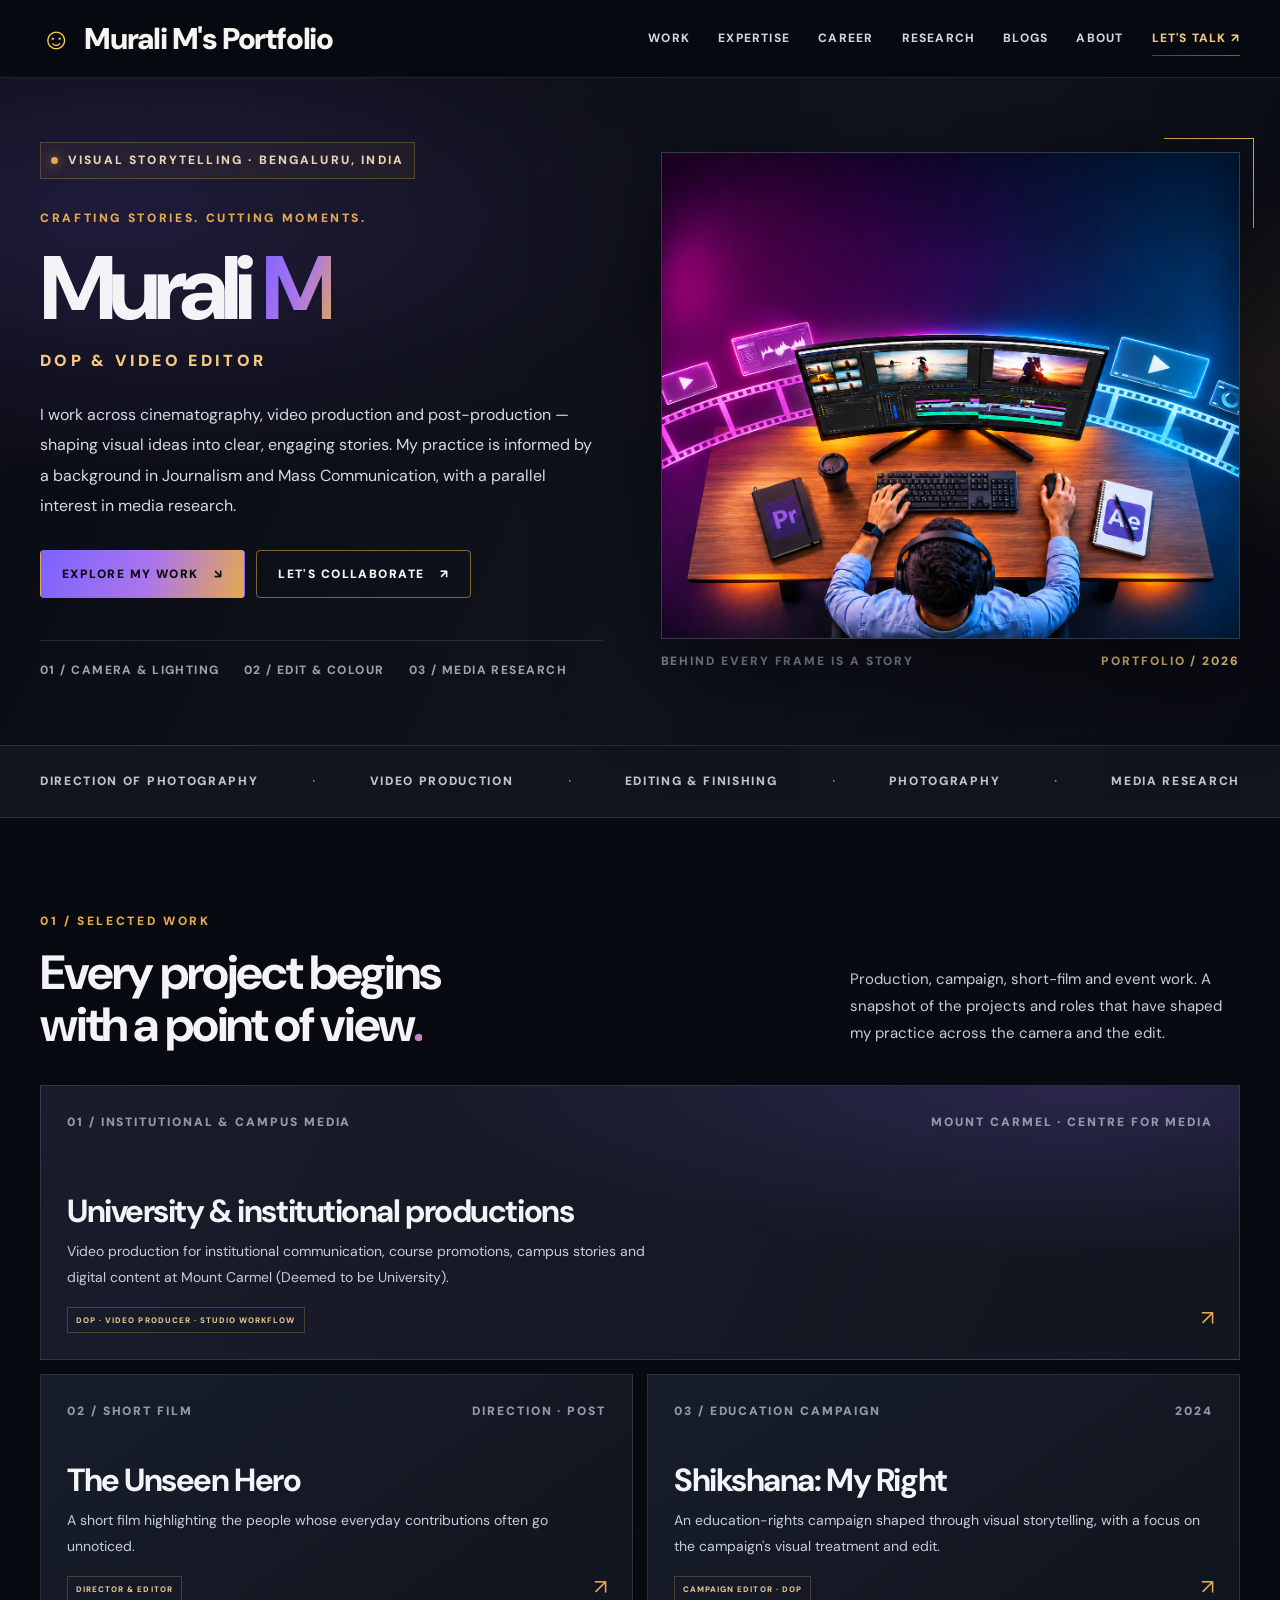
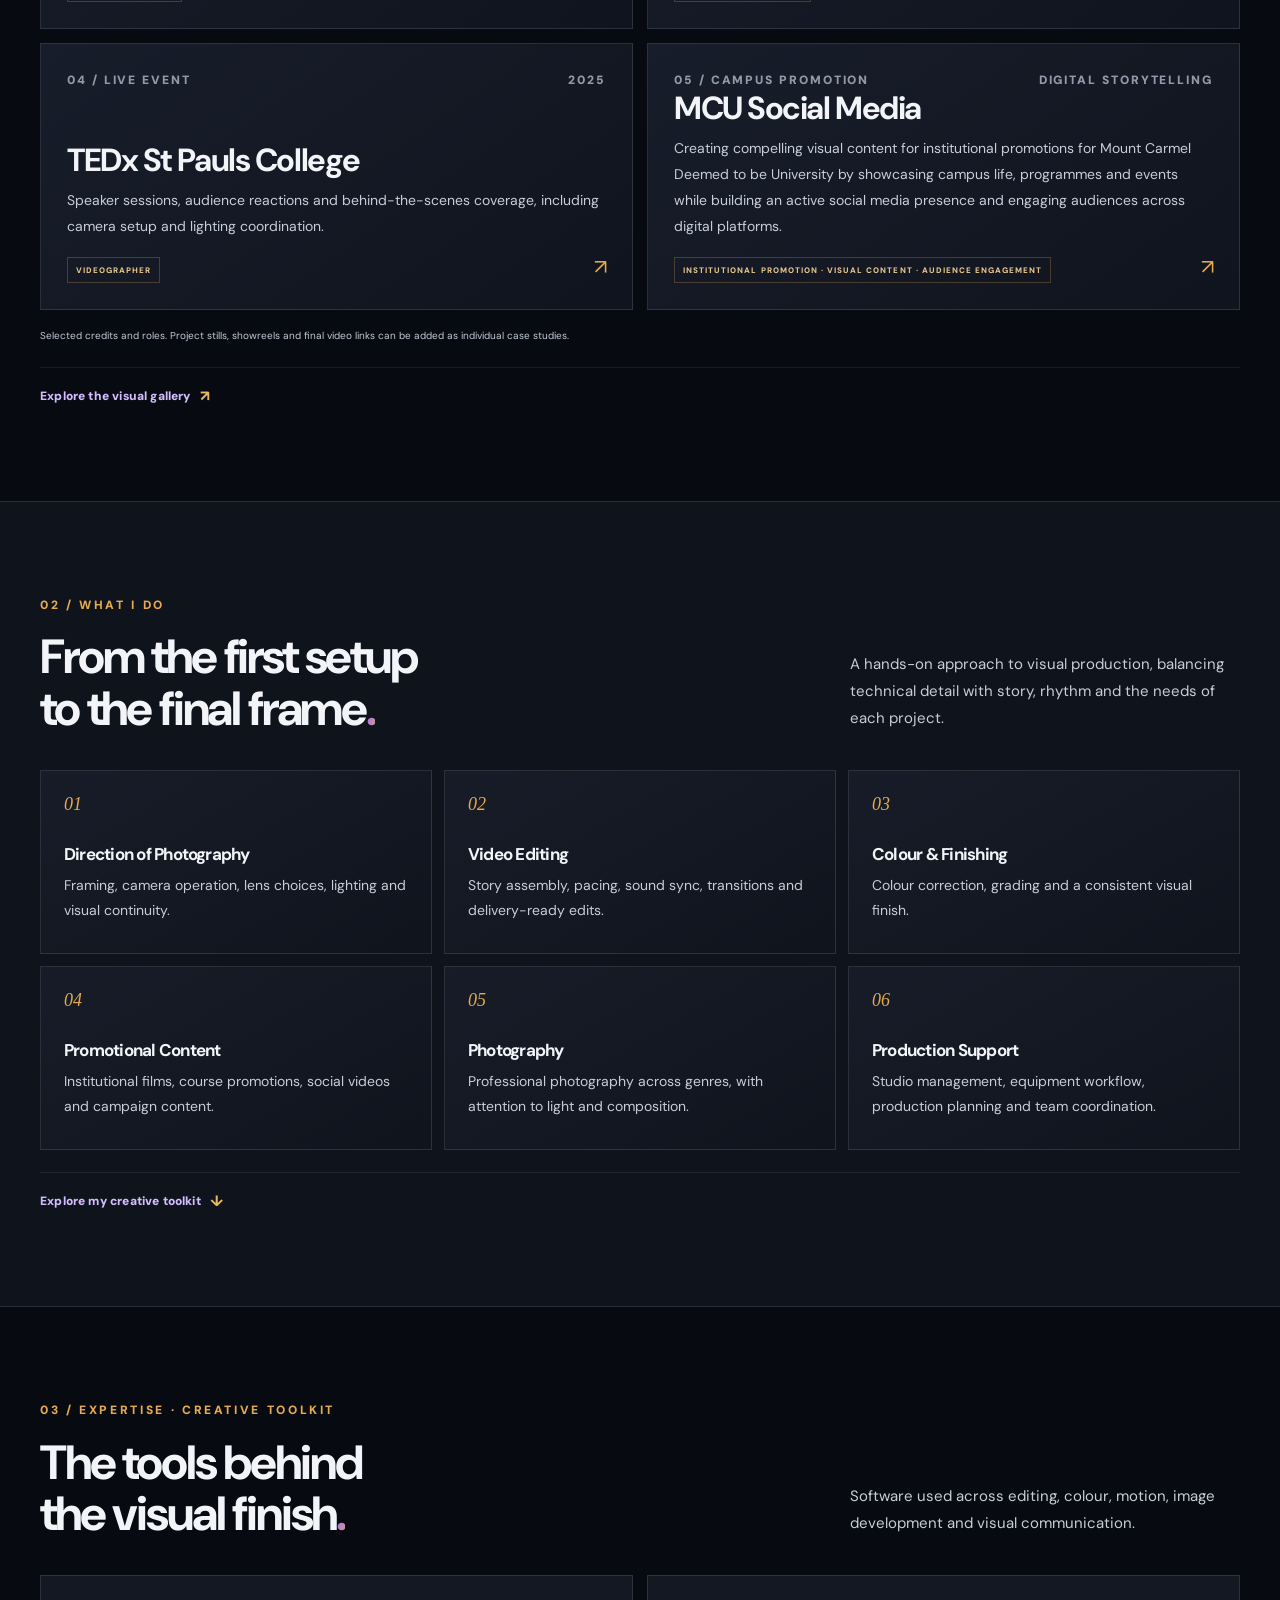
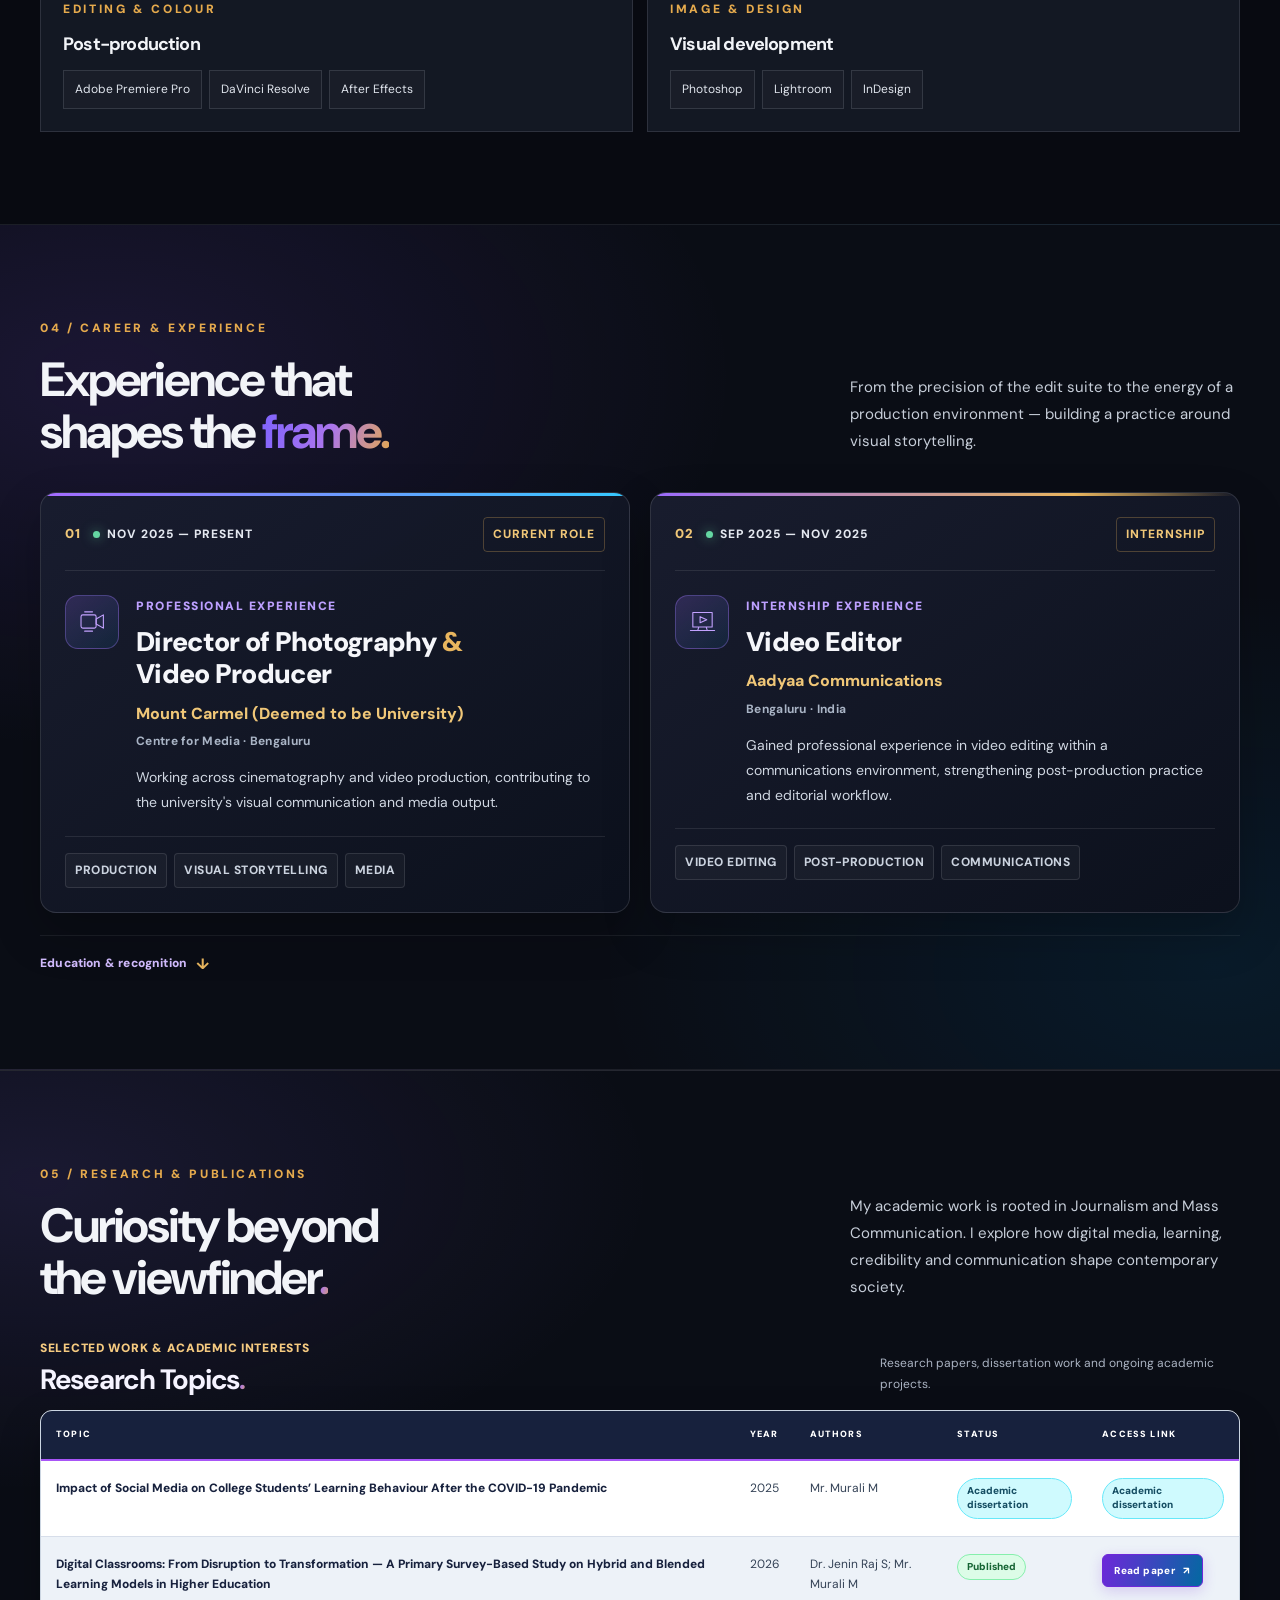
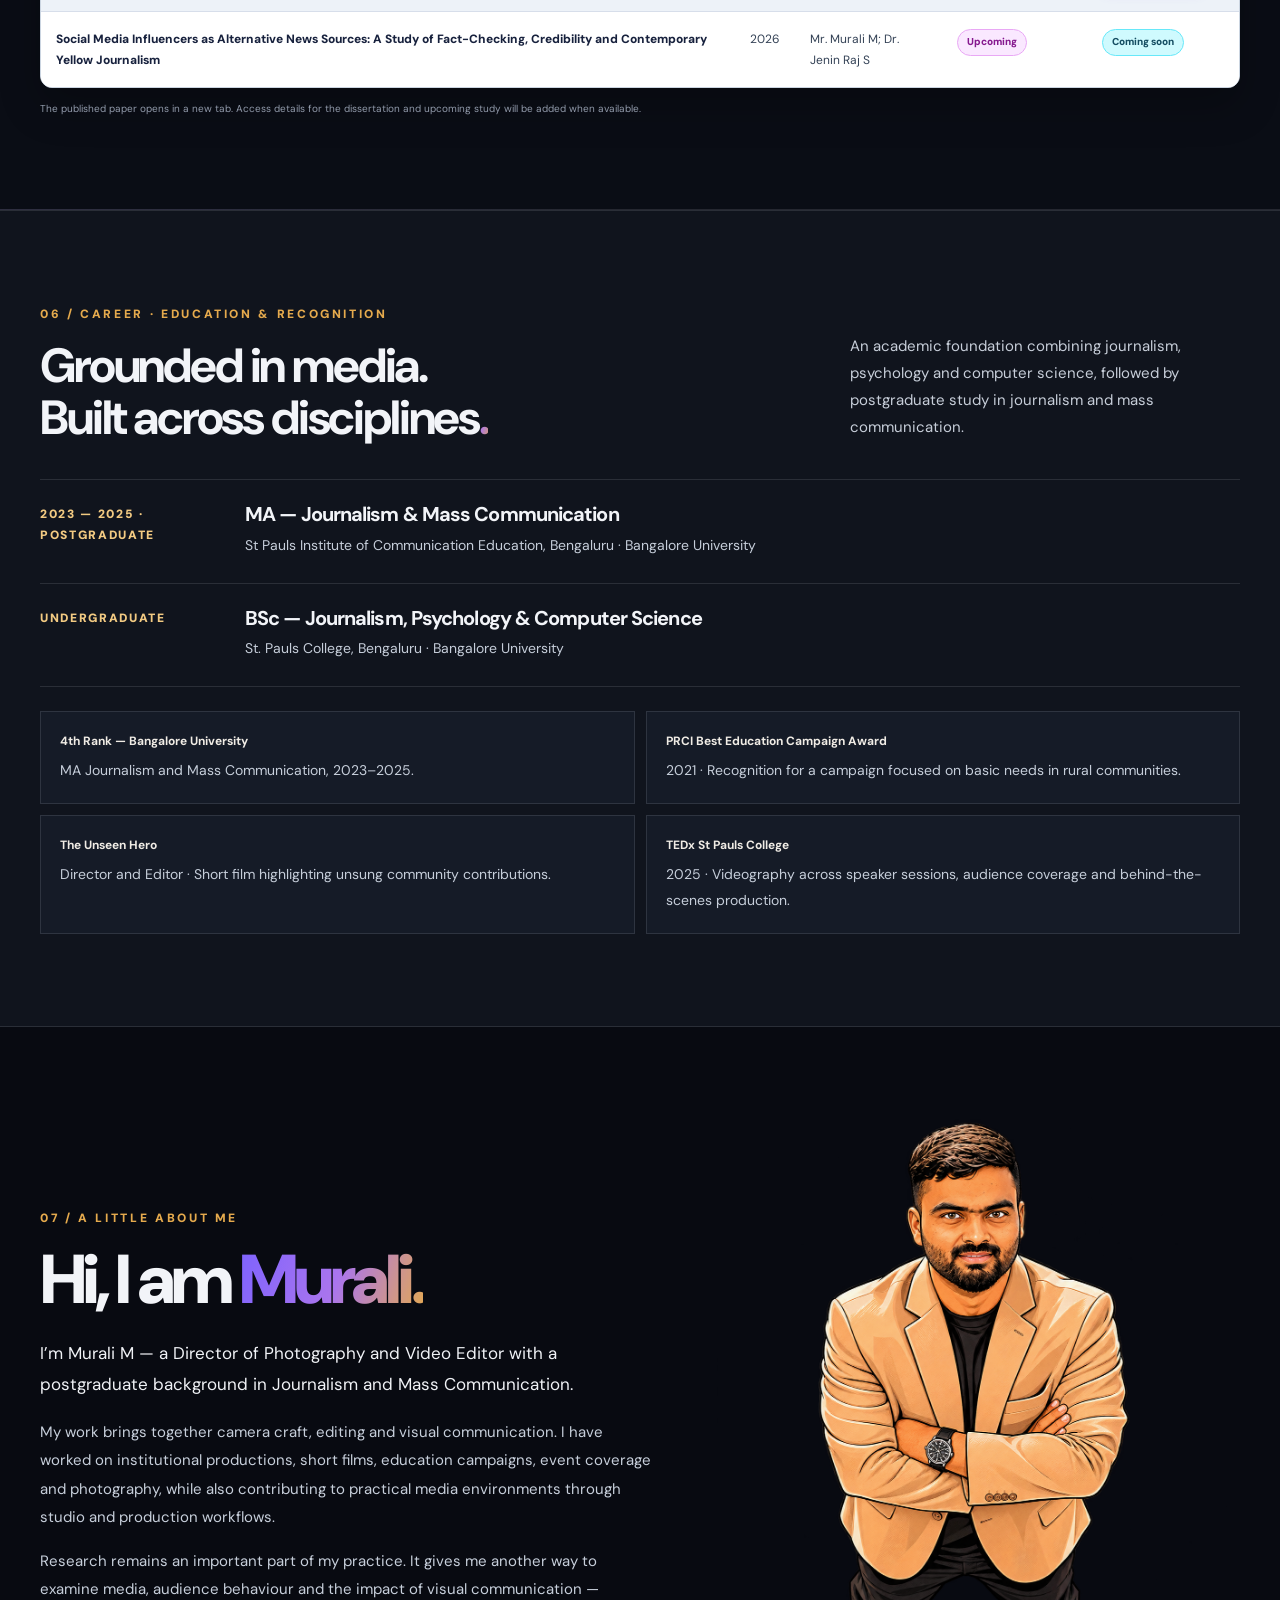
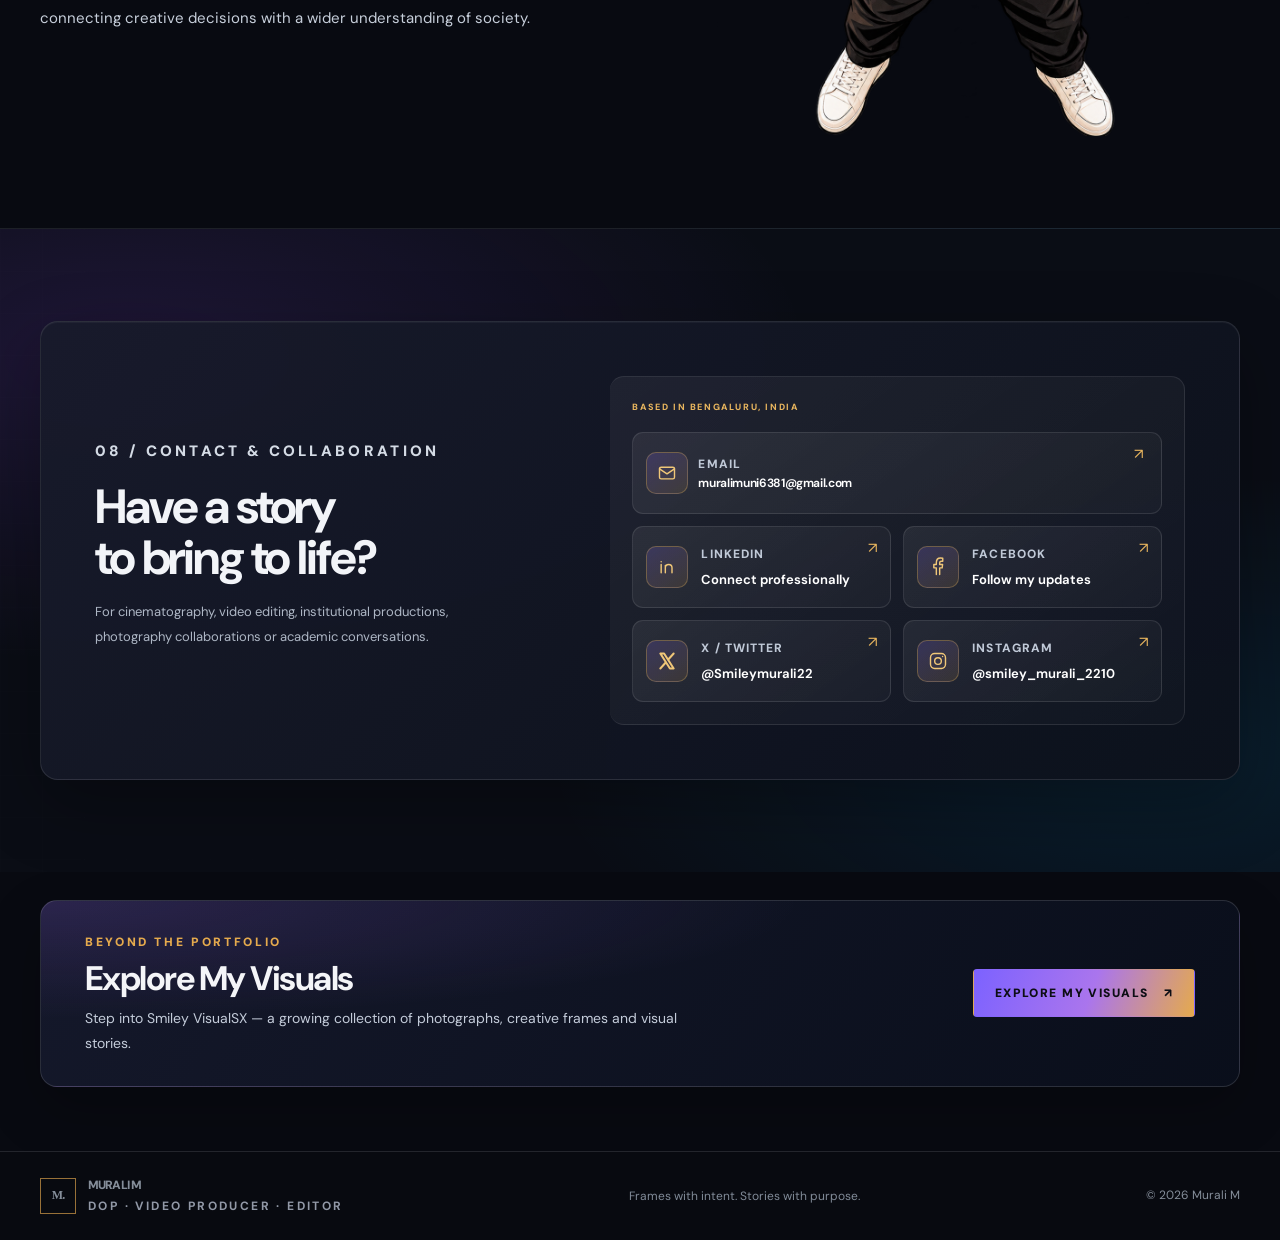
<file: photography.html>
<!doctype html>
<html lang="en"><head><meta charset="utf-8"><meta name="viewport" content="width=device-width,initial-scale=1">
<meta http-equiv="refresh" content="0;url=profile.html#capabilities">
<link rel="canonical" href="profile.html#capabilities">
<meta name="robots" content="noindex">
<title>Creative Expertise | Murali M</title>
<script>window.location.replace("profile.html#capabilities");</script>
</head><body><p>Opening <a href="profile.html#capabilities">Creative Expertise</a> on Murali M’s portfolio…</p></body></html>
</file>
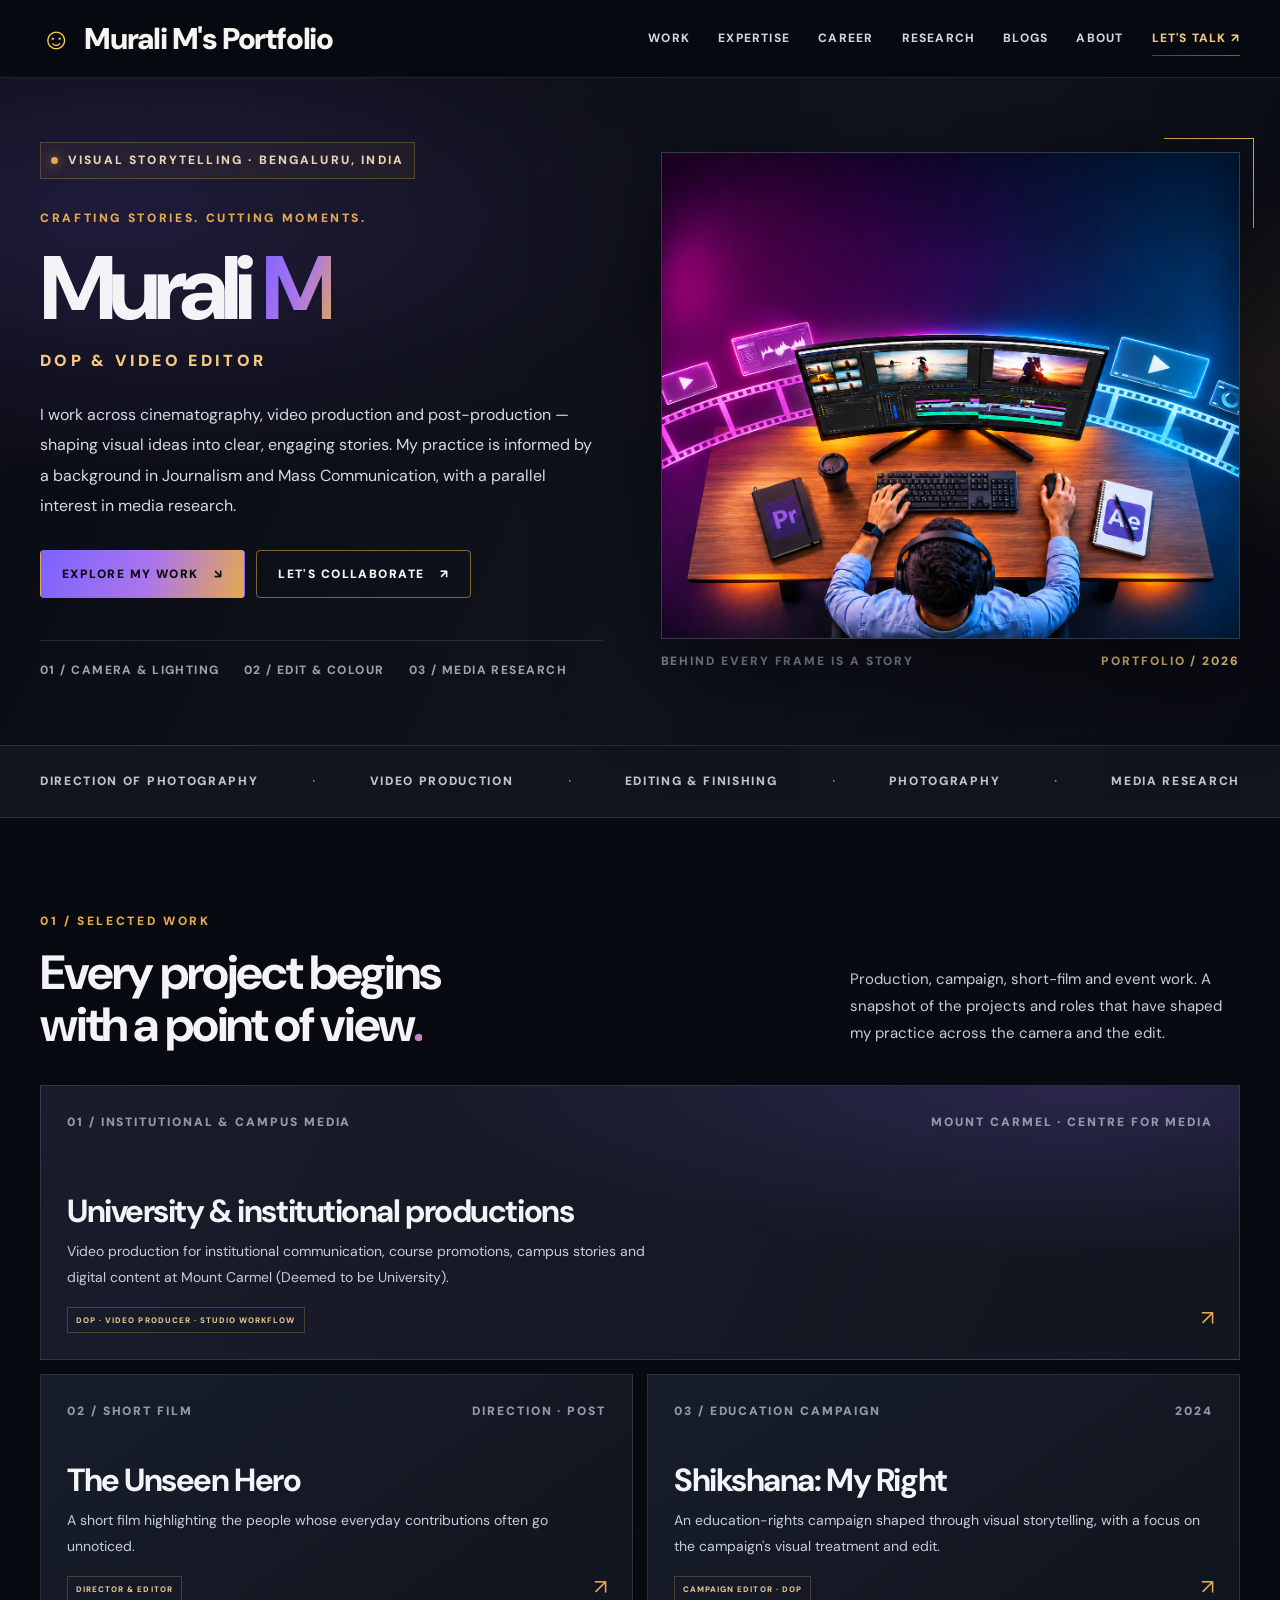
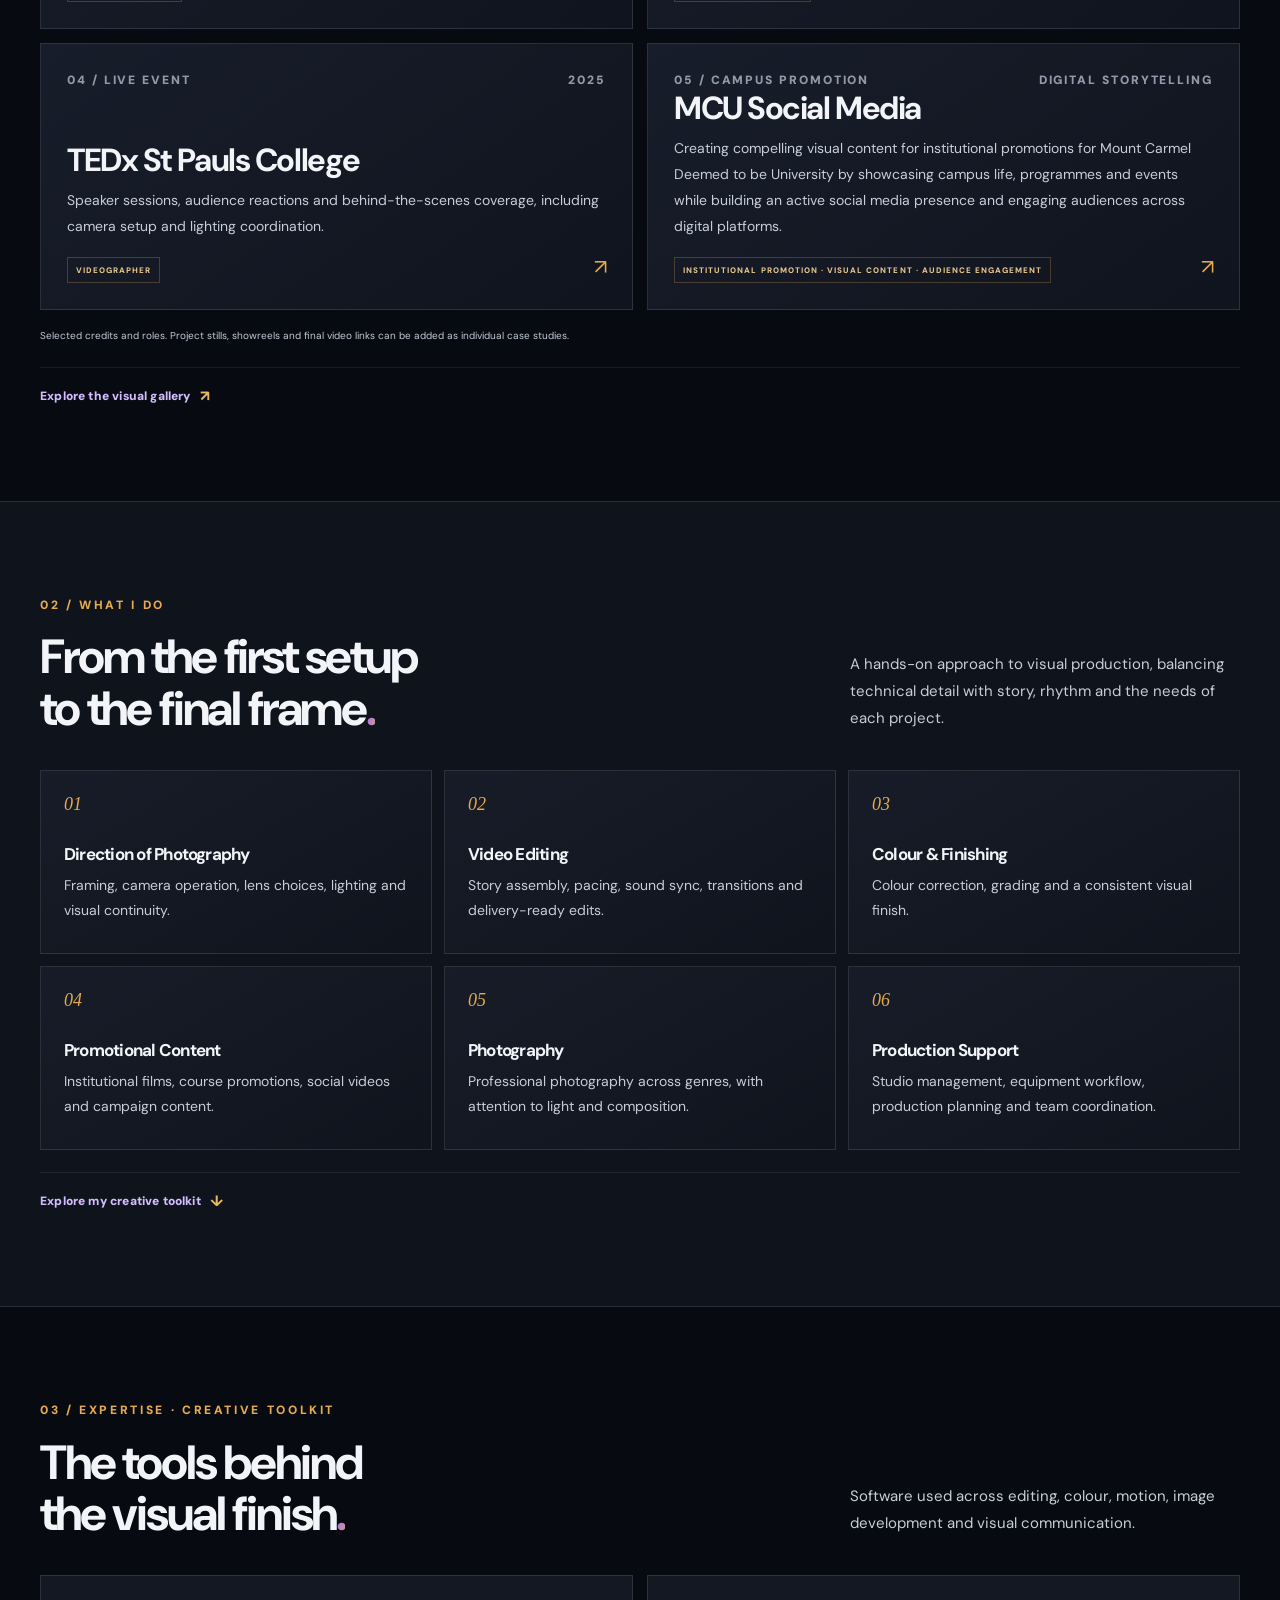
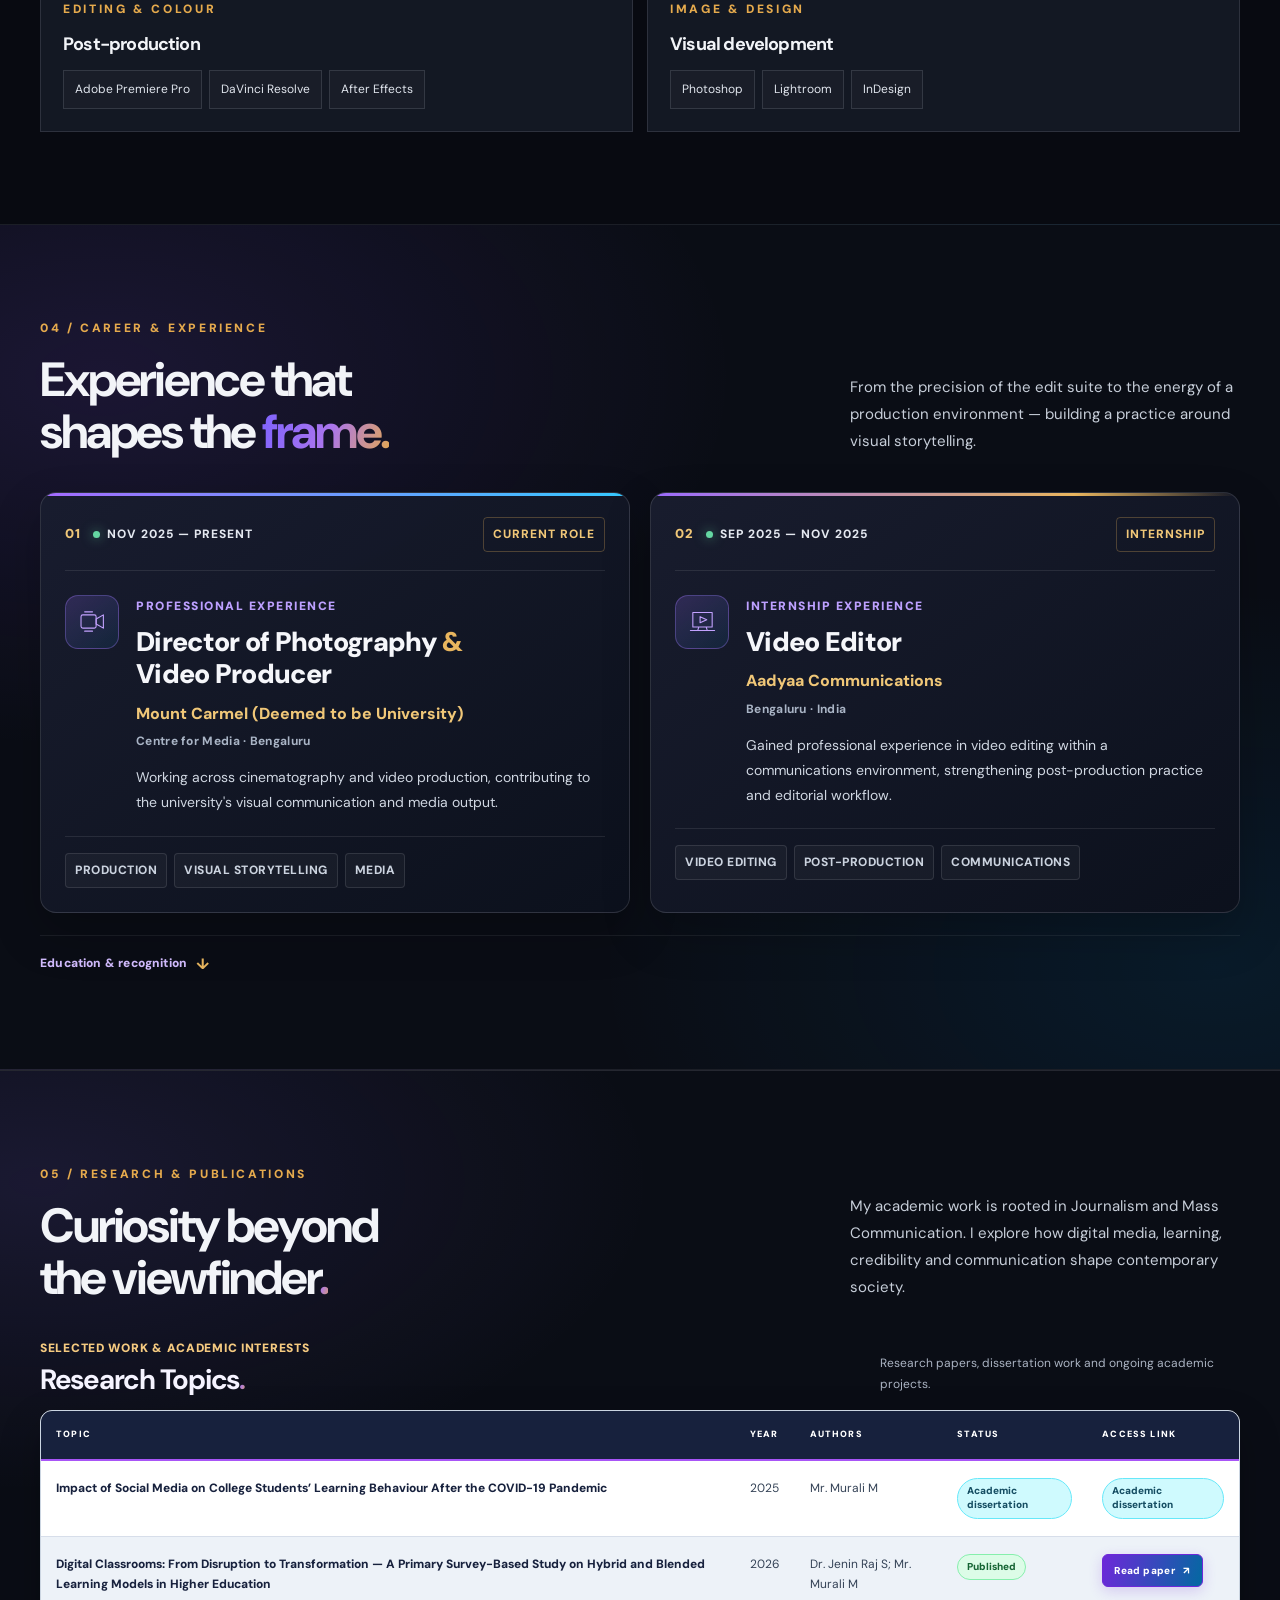
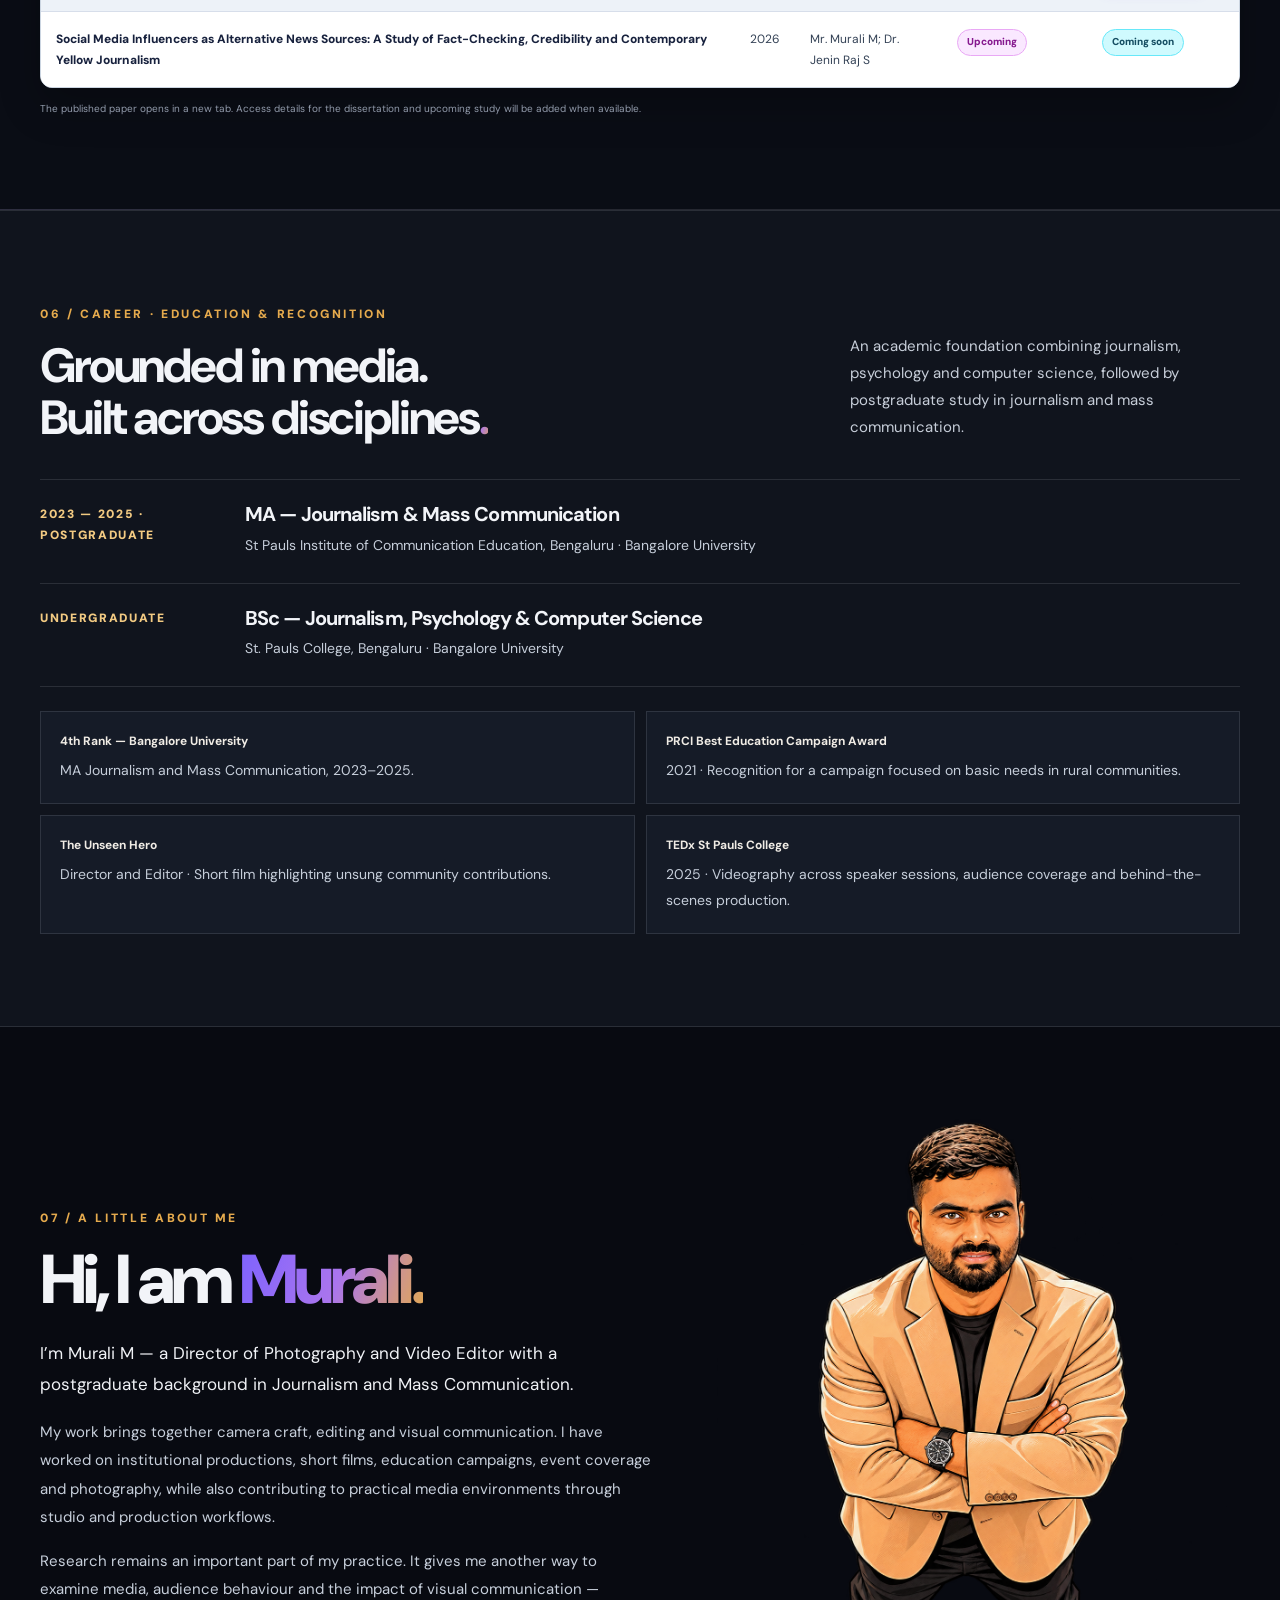
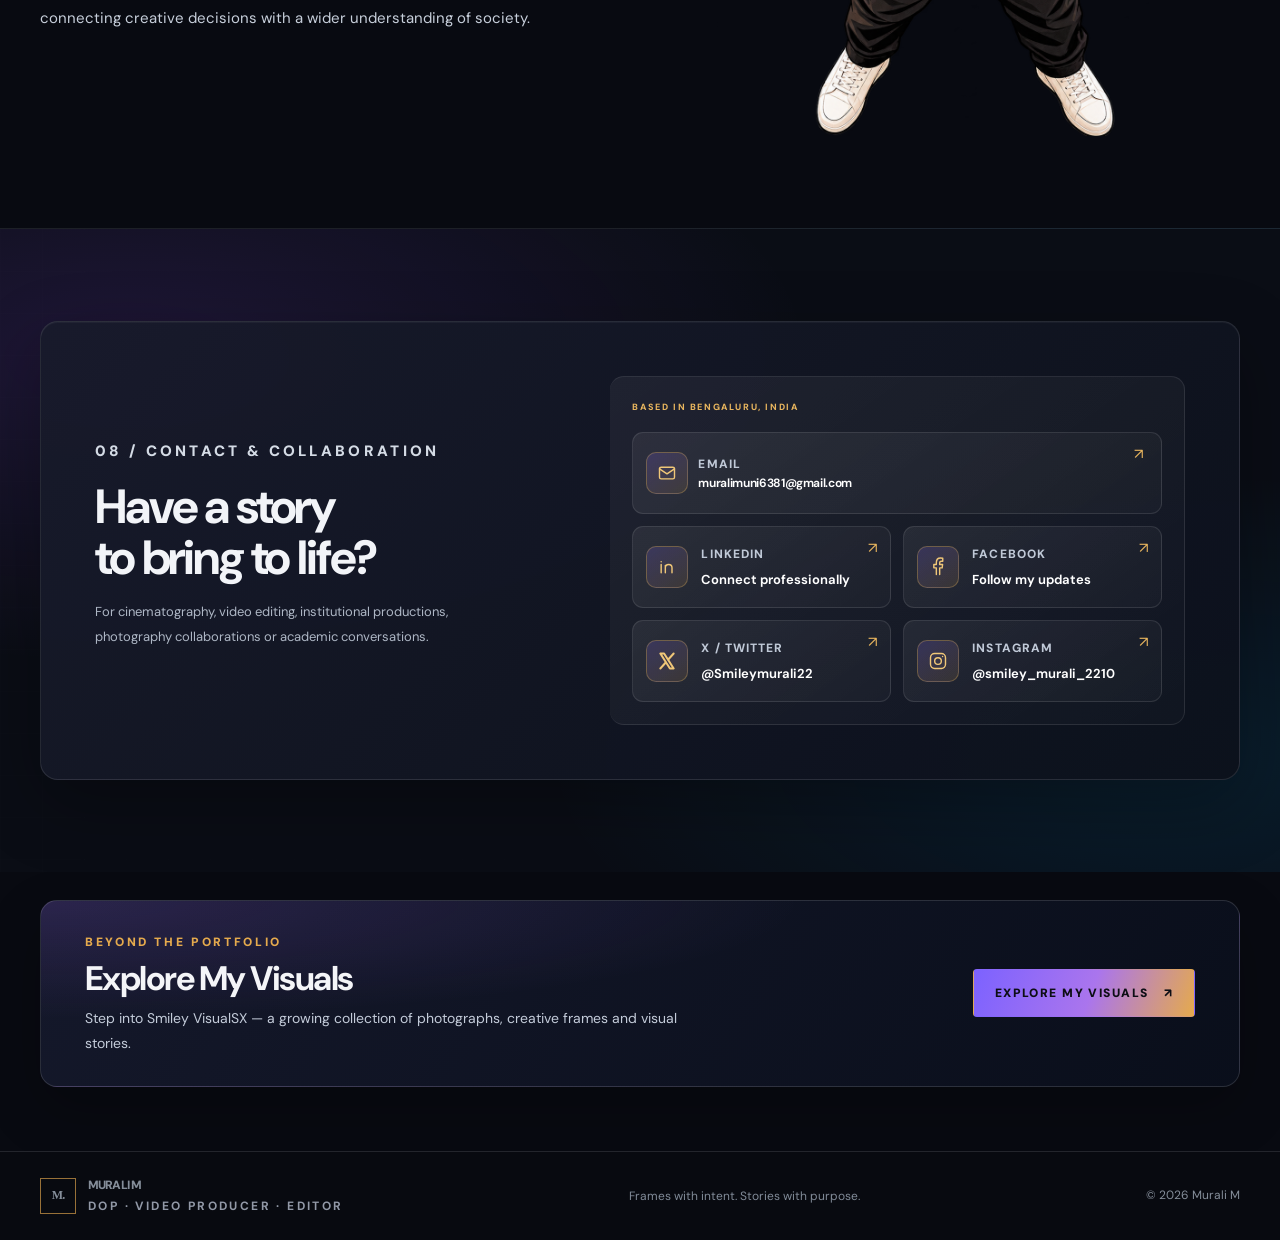
<file: profile.html>
<!doctype html>
<html lang="en">
<head>
  <meta charset="utf-8">
  <meta name="viewport" content="width=device-width, initial-scale=1">
  <meta name="description" content="Murali M — Director of Photography, Video Producer and Video Editor. Cinematography, post-production, visual storytelling and media research.">
  <meta name="theme-color" content="#080a11">
  <meta property="og:title" content="Murali M — DOP, Video Producer & Editor">
  <meta property="og:description" content="Visual storytelling from production to post. Cinematography, editing and media research.">
  <meta property="og:type" content="website">
  <title>Murali M — DOP · Video Producer · Editor</title>
  <link rel="preconnect" href="https://fonts.googleapis.com">
  <link rel="preconnect" href="https://fonts.gstatic.com" crossorigin>
  <link href="https://fonts.googleapis.com/css2?family=DM+Sans:wght@400;500;600;700;800;900&display=swap" rel="stylesheet">
  <link rel="stylesheet" href="assets/css/portfolio.css?v=20261111-admin-shortcut">
  <link rel="icon" href="assets/images/murali-creative-hero.png?v=20261106-hero2" type="image/png">
  <script type="application/ld+json">
  {
    "@context":"https://schema.org",
    "@type":"Person",
    "name":"Murali M",
    "jobTitle":"Director of Photography, Video Producer and Video Editor",
    "address":{"@type":"PostalAddress","addressLocality":"Bengaluru","addressCountry":"IN"},
    "knowsAbout":["Cinematography","Video Production","Video Editing","Photography","Journalism","Media and Communication Research"],
    "alumniOf":[
      {"@type":"CollegeOrUniversity","name":"Bangalore University"},
      {"@type":"CollegeOrUniversity","name":"St Pauls Institute of Communication Education"}
    ]
  }
  </script>
</head>
<body>
  <div class="scroll-progress" aria-hidden="true"></div>
  <header class="site-header">
    <div class="wrap nav-wrap">
      <a class="brand" href="#top" aria-label="Murali's Portfolio — back to top">
        <span class="brand-mark brand-smiley" data-admin-shortcut aria-hidden="true">☺</span>
        <span class="brand-title">Murali M's Portfolio</span>
      </a>
      <button class="menu-toggle" type="button" aria-label="Open navigation" aria-expanded="false">☰</button>
      <nav aria-label="Main navigation">
        <a href="#work">Work</a>
        <a href="#services">Expertise</a>
        <a href="#experience">Career</a>
        <a href="#research">Research</a>
        <a href="blogs.html">Blogs</a>
        <a href="#about">About</a>
        <a href="#contact" class="nav-contact">Let's Talk ↗</a>
      </nav>
    </div>
  </header>

  <main id="top">
    <section class="hero">
      <div class="wrap hero-inner">
        <div class="hero-copy">
          <div class="hero-kicker">Visual storytelling · Bengaluru, India</div>
          <p class="eyebrow">CRAFTING STORIES. CUTTING MOMENTS.</p>
          <h1>Murali <span class="accent">M</span></h1>
          <p class="hero-role">DOP &amp; VIDEO EDITOR</p>
          <p class="hero-description">I work across cinematography, video production and post-production — shaping visual ideas into clear, engaging stories. My practice is informed by a background in Journalism and Mass Communication, with a parallel interest in media research.</p>
          <div class="hero-actions">
            <a class="btn" href="#work">Explore my work <span aria-hidden="true">↘</span></a>
            <a class="btn btn-outline" href="#contact">Let's collaborate <span aria-hidden="true">↗</span></a>
          </div>
          <div class="hero-meta">
            <span>01 / Camera &amp; lighting</span>
            <span>02 / Edit &amp; colour</span>
            <span>03 / Media research</span>
          </div>
        </div>
        <div class="hero-visual">
          <span class="frame-corner" aria-hidden="true"></span>
          <div class="hero-frame">
            <img src="assets/images/murali-creative-hero.png?v=20261107-hero-refresh" alt="Video editing workstation with a large editing display and a filmmaker at work" fetchpriority="high">
          </div>
          <div class="hero-caption"><span>Behind every frame is a story</span><span>Portfolio / 2026</span></div>
        </div>
      </div>
    </section>

    <section class="film-strip" aria-label="Professional focus">
      <div class="wrap film-strip-inner">
        <span>Direction of photography</span><i class="dot">·</i>
        <span>Video production</span><i class="dot">·</i>
        <span>Editing &amp; finishing</span><i class="dot">·</i>
        <span>Photography</span><i class="dot">·</i>
        <span>Media research</span>
      </div>
    </section>

    <section class="wrap section" id="work">
      <div class="section-head">
        <div><p class="eyebrow">01 / SELECTED WORK</p><h2>Every project begins<br>with a point of view<span class="accent">.</span></h2></div>
        <p>Production, campaign, short-film and event work. A snapshot of the projects and roles that have shaped my practice across the camera and the edit.</p>
      </div>
      <div class="work-grid">
        <article class="work-card featured">
          <div class="work-card-top"><span>01 / Institutional &amp; campus media</span><span>Mount Carmel · Centre for Media</span></div>
          <div class="work-card-body">
            <h3>University &amp; institutional productions</h3>
            <p>Video production for institutional communication, course promotions, campus stories and digital content at Mount Carmel (Deemed to be University).</p>
            <span class="role-tag">DOP · Video Producer · Studio workflow</span>
          </div>
          <span class="arrow" aria-hidden="true">↗</span>
        </article>
        <article class="work-card">
          <div class="work-card-top"><span>02 / Short film</span><span>Direction · Post</span></div>
          <div class="work-card-body">
            <h3>The Unseen Hero</h3>
            <p>A short film highlighting the people whose everyday contributions often go unnoticed.</p>
            <span class="role-tag">Director &amp; Editor</span>
          </div>
          <span class="arrow" aria-hidden="true">↗</span>
        </article>
        <article class="work-card">
          <div class="work-card-top"><span>03 / Education campaign</span><span>2024</span></div>
          <div class="work-card-body">
            <h3>Shikshana: My Right</h3>
            <p>An education-rights campaign shaped through visual storytelling, with a focus on the campaign's visual treatment and edit.</p>
            <span class="role-tag">Campaign Editor · DOP</span>
          </div>
          <span class="arrow" aria-hidden="true">↗</span>
        </article>
        <article class="work-card">
          <div class="work-card-top"><span>04 / Live event</span><span>2025</span></div>
          <div class="work-card-body">
            <h3>TEDx St Pauls College</h3>
            <p>Speaker sessions, audience reactions and behind-the-scenes coverage, including camera setup and lighting coordination.</p>
            <span class="role-tag">Videographer</span>
          </div>
          <span class="arrow" aria-hidden="true">↗</span>
        </article>
        <article class="work-card">
          <div class="work-card-top"><span>05 / Campus Promotion</span><span>Digital storytelling</span></div>
          <div class="work-card-body">
            <h3>MCU Social Media</h3>
            <p>Creating compelling visual content for institutional promotions for Mount Carmel Deemed to be University by showcasing campus life, programmes and events while building an active social media presence and engaging audiences across digital platforms.</p>
            <span class="role-tag">Institutional Promotion · Visual Content · Audience Engagement</span>
          </div>
          <span class="arrow" aria-hidden="true">↗</span>
        </article>
      </div>
      <p class="muted" style="font-size:10px;margin:17px 0 0">Selected credits and roles. Project stills, showreels and final video links can be added as individual case studies.</p>
      <div class="section-action-links"><a class="section-text-link" href="visuals.html">Explore the visual gallery <span aria-hidden="true">↗</span></a></div>
    </section>

    <section class="services" id="services">
      <div class="wrap section">
        <div class="section-head">
          <div><p class="eyebrow">02 / WHAT I DO</p><h2>From the first setup<br>to the final frame<span class="accent">.</span></h2></div>
          <p>A hands-on approach to visual production, balancing technical detail with story, rhythm and the needs of each project.</p>
        </div>
        <div class="service-grid">
          <article class="service-card"><span class="service-number">01</span><h3>Direction of Photography</h3><p>Framing, camera operation, lens choices, lighting and visual continuity.</p></article>
          <article class="service-card"><span class="service-number">02</span><h3>Video Editing</h3><p>Story assembly, pacing, sound sync, transitions and delivery-ready edits.</p></article>
          <article class="service-card"><span class="service-number">03</span><h3>Colour &amp; Finishing</h3><p>Colour correction, grading and a consistent visual finish.</p></article>
          <article class="service-card"><span class="service-number">04</span><h3>Promotional Content</h3><p>Institutional films, course promotions, social videos and campaign content.</p></article>
          <article class="service-card"><span class="service-number">05</span><h3>Photography</h3><p>Professional photography across genres, with attention to light and composition.</p></article>
          <article class="service-card"><span class="service-number">06</span><h3>Production Support</h3><p>Studio management, equipment workflow, production planning and team coordination.</p></article>
        </div>
        <div class="section-action-links"><a class="section-text-link" href="#toolkit">Explore my creative toolkit <span aria-hidden="true">↓</span></a></div>
      </div>
    </section>

    <section class="wrap section" id="toolkit">
      <div class="section-head">
        <div><p class="eyebrow">03 / EXPERTISE · CREATIVE TOOLKIT</p><h2>The tools behind<br>the visual finish<span class="accent">.</span></h2></div>
        <p>Software used across editing, colour, motion, image development and visual communication.</p>
      </div>
      <div class="toolkit">
        <article class="toolkit-card">
          <p class="eyebrow">EDITING &amp; COLOUR</p>
          <h3>Post-production</h3>
          <div class="tags"><span class="tag">Adobe Premiere Pro</span><span class="tag">DaVinci Resolve</span><span class="tag">After Effects</span></div>
        </article>
        <article class="toolkit-card">
          <p class="eyebrow">IMAGE &amp; DESIGN</p>
          <h3>Visual development</h3>
          <div class="tags"><span class="tag">Photoshop</span><span class="tag">Lightroom</span><span class="tag">InDesign</span></div>
        </article>
      </div>
    </section>

    <section class="experience-section" id="experience">
      <div class="wrap section">
        <div class="section-head experience-heading">
          <div><p class="eyebrow">04 / CAREER &amp; EXPERIENCE</p><h2>Experience that<br>shapes the <span class="accent">frame.</span></h2></div>
          <p>From the precision of the edit suite to the energy of a production environment — building a practice around visual storytelling.</p>
        </div>
        <div class="experience-track">
          <article class="experience-card experience-current">
            <div class="experience-topline"><span class="experience-index">01</span><span class="experience-period"><i></i> NOV 2025 — PRESENT</span><span class="experience-status">CURRENT ROLE</span></div>
            <div class="experience-main">
              <div class="experience-symbol" aria-hidden="true"><svg viewBox="0 0 48 48"><rect x="5" y="13" width="25" height="22" rx="3"/><path d="m30 20 12-7v22l-12-7zM11 8h13M11 40h13"/></svg></div>
              <div class="experience-copy"><p class="experience-type">PROFESSIONAL EXPERIENCE</p><h3>Director of Photography <span>&amp;</span><br>Video Producer</h3><h4>Mount Carmel (Deemed to be University)</h4><p class="experience-department">Centre for Media · Bengaluru</p><p class="experience-description">Working across cinematography and video production, contributing to the university's visual communication and media output.</p></div>
            </div>
            <div class="experience-footer"><span>PRODUCTION</span><span>VISUAL STORYTELLING</span><span>MEDIA</span></div>
          </article>
          <article class="experience-card experience-internship">
            <div class="experience-topline"><span class="experience-index">02</span><span class="experience-period"><i></i> SEP 2025 — NOV 2025</span><span class="experience-status">INTERNSHIP</span></div>
            <div class="experience-main">
              <div class="experience-symbol" aria-hidden="true"><svg viewBox="0 0 48 48"><path d="M8 9h32v24H8zM4 39h40M18 33l-2 6M30 33l2 6"/><path d="m20 16 11 5-11 5z"/></svg></div>
              <div class="experience-copy"><p class="experience-type">INTERNSHIP EXPERIENCE</p><h3>Video Editor</h3><h4>Aadyaa Communications</h4><p class="experience-department">Bengaluru · India</p><p class="experience-description">Gained professional experience in video editing within a communications environment, strengthening post-production practice and editorial workflow.</p></div>
            </div>
            <div class="experience-footer"><span>VIDEO EDITING</span><span>POST-PRODUCTION</span><span>COMMUNICATIONS</span></div>
          </article>
        </div>
        <div class="section-action-links"><a class="section-text-link" href="#credentials">Education &amp; recognition <span aria-hidden="true">↓</span></a></div>
      </div>
    </section>

    <section class="research-section" id="research">
      <div class="wrap section">
        <div class="section-head">
          <div><p class="eyebrow">05 / RESEARCH &amp; PUBLICATIONS</p><h2>Curiosity beyond<br>the viewfinder<span class="accent">.</span></h2></div>
          <p>My academic work is rooted in Journalism and Mass Communication. I explore how digital media, learning, credibility and communication shape contemporary society.</p>
        </div>
        <div class="research-table-heading">
          <div>
            <p class="research-label">SELECTED WORK &amp; ACADEMIC INTERESTS</p>
            <h3>Research Topics<span class="accent">.</span></h3>
          </div>
          <p>Research papers, dissertation work and ongoing academic projects.</p>
        </div>
        <div class="research-table-wrap" role="region" aria-label="Research publications and projects table" tabindex="0">
          <table class="research-table">
            <caption class="research-visually-hidden">Murali M's research topics, years, authors, publication status and access links.</caption>
            <thead>
              <tr>
                <th scope="col">Topic</th>
                <th scope="col">Year</th>
                <th scope="col">Authors</th>
                <th scope="col">Status</th>
                <th scope="col">Access link</th>
              </tr>
            </thead>
            <tbody>
              <tr>
                <td class="topic-title">Impact of Social Media on College Students’ Learning Behaviour After the COVID-19 Pandemic</td>
                <td>2025</td>
                <td>Mr. Murali M</td>
                <td><span class="research-status">Academic dissertation</span></td>
                <td><span class="research-access-placeholder">Academic dissertation</span></td>
              </tr>
              <tr>
                <td class="topic-title">Digital Classrooms: From Disruption to Transformation — A Primary Survey-Based Study on Hybrid and Blended Learning Models in Higher Education</td>
                <td>2026</td>
                <td>Dr. Jenin Raj S; Mr. Murali M</td>
                <td><span class="research-status published">Published</span></td>
                <td><a class="research-access" href="https://ijrar.org/papers/IJRAR26D1084.pdf" target="_blank" rel="noopener noreferrer">Read paper <span aria-hidden="true">↗</span></a></td>
              </tr>
              <tr>
                <td class="topic-title">Social Media Influencers as Alternative News Sources: A Study of Fact-Checking, Credibility and Contemporary Yellow Journalism</td>
                <td>2026</td>
                <td>Mr. Murali M; Dr. Jenin Raj S</td>
                <td><span class="research-status upcoming">Upcoming</span></td>
                <td><span class="research-access-placeholder">Coming soon</span></td>
              </tr>
            </tbody>
          </table>
        </div>
        <p class="research-table-note">The published paper opens in a new tab. Access details for the dissertation and upcoming study will be added when available.</p>
      </div>
    </section>

    <section class="credentials" id="credentials">
      <div class="wrap section">
        <div class="section-head">
          <div><p class="eyebrow">06 / CAREER · EDUCATION &amp; RECOGNITION</p><h2>Grounded in media.<br>Built across disciplines<span class="accent">.</span></h2></div>
          <p>An academic foundation combining journalism, psychology and computer science, followed by postgraduate study in journalism and mass communication.</p>
        </div>
        <div class="education-list">
          <article class="education-item">
            <div class="education-date">2023 — 2025 · Postgraduate</div>
            <div><h3>MA — Journalism &amp; Mass Communication</h3><p>St Pauls Institute of Communication Education, Bengaluru · Bangalore University</p></div>
          </article>
          <article class="education-item">
            <div class="education-date">Undergraduate</div>
            <div><h3>BSc — Journalism, Psychology &amp; Computer Science</h3><p>St. Pauls College, Bengaluru · Bangalore University</p></div>
          </article>
        </div>
        <div class="award-grid">
          <article class="award"><strong>4th Rank — Bangalore University</strong><p>MA Journalism and Mass Communication, 2023–2025.</p></article>
          <article class="award"><strong>PRCI Best Education Campaign Award</strong><p>2021 · Recognition for a campaign focused on basic needs in rural communities.</p></article>
          <article class="award"><strong>The Unseen Hero</strong><p>Director and Editor · Short film highlighting unsung community contributions.</p></article>
          <article class="award"><strong>TEDx St Pauls College</strong><p>2025 · Videography across speaker sessions, audience coverage and behind-the-scenes production.</p></article>
        </div>
      </div>
    </section>

    <section class="wrap section about-section" id="about">
      <div class="about-layout">
        <div class="about-content">
          <p class="eyebrow">07 / A LITTLE ABOUT ME</p>
          <h2>Hi, I am <span class="accent">Murali.</span></h2>
          <div class="about-copy">
            <p>I’m Murali M — a Director of Photography and Video Editor with a postgraduate background in Journalism and Mass Communication.</p>
            <p>My work brings together camera craft, editing and visual communication. I have worked on institutional productions, short films, education campaigns, event coverage and photography, while also contributing to practical media environments through studio and production workflows.</p>
            <p>Research remains an important part of my practice. It gives me another way to examine media, audience behaviour and the impact of visual communication — connecting creative decisions with a wider understanding of society.</p>
          </div>
        </div>
        <div class="about-portrait-wrap">
          <img class="about-portrait-image" src="assets/images/murali%20m.png?v=20261111-static-hq" alt="Full-body illustrated portrait of Murali M wearing a beige blazer, black outfit and white sneakers" width="1154" height="1363" loading="lazy" decoding="async">
        </div>
      </div>
    </section>

    <section class="contact-section" id="contact">
      <div class="wrap section">
        <div class="contact-panel">
          <div><p class="eyebrow">08 / CONTACT &amp; COLLABORATION</p><h2>Have a story<br>to bring to life?</h2><p>For cinematography, video editing, institutional productions, photography collaborations or academic conversations.</p></div>
          <div class="contact-note">
            <p class="contact-location">BASED IN BENGALURU, INDIA</p>
            <div class="contact-links">
              <a class="contact-card contact-email" href="mailto:muralimuni6381@gmail.com">
                <span class="contact-icon" aria-hidden="true"><svg viewBox="0 0 24 24"><rect x="3" y="5" width="18" height="14" rx="2"/><path d="m3 7 9 6 9-6"/></svg></span>
                <span class="contact-card-copy"><small>EMAIL</small><strong>muralimuni6381@gmail.com</strong></span>
                <span class="contact-arrow" aria-hidden="true">↗</span>
              </a>
              <a class="contact-card contact-linkedin" href="https://www.linkedin.com/in/murali-m-54809126b?utm_source=share_via&amp;utm_content=profile&amp;utm_medium=member_android" target="_blank" rel="noopener noreferrer">
                <span class="contact-icon" aria-hidden="true"><svg viewBox="0 0 24 24"><path d="M5 9v10M5 5.5v.1M10 19v-6a4 4 0 0 1 8 0v6M10 10v9"/></svg></span>
                <span class="contact-card-copy"><small>LINKEDIN</small><strong>Connect professionally</strong></span>
                <span class="contact-arrow" aria-hidden="true">↗</span>
              </a>
              <a class="contact-card contact-facebook" href="https://www.facebook.com/share/19oCPjcssz/" target="_blank" rel="noopener noreferrer">
                <span class="contact-icon" aria-hidden="true"><svg viewBox="0 0 24 24"><path d="M14 21v-8h3l.5-4H14V7c0-1.2.4-2 2-2h1.7V1.5C16.9 1.3 16 1.2 15 1.2 11.8 1.2 10 3.1 10 6.6V9H7v4h3v8"/></svg></span>
                <span class="contact-card-copy"><small>FACEBOOK</small><strong>Follow my updates</strong></span>
                <span class="contact-arrow" aria-hidden="true">↗</span>
              </a>
              <a class="contact-card contact-x" href="https://x.com/Smileymurali22" target="_blank" rel="noopener noreferrer">
                <span class="contact-icon contact-xmark" aria-hidden="true"><svg viewBox="0 0 24 24"><path d="M4 3h4.5L20 21h-4.5L4 3Z"/><path d="m4 21 6.5-7.2M13.5 10.2 20 3"/></svg></span>
                <span class="contact-card-copy"><small>X / TWITTER</small><strong>@Smileymurali22</strong></span>
                <span class="contact-arrow" aria-hidden="true">↗</span>
              </a>
              <a class="contact-card contact-instagram" href="https://www.instagram.com/smiley_murali_2210?srtk=MWFscm5tdjU4b3JheQ==" target="_blank" rel="noopener noreferrer">
                <span class="contact-icon" aria-hidden="true"><svg viewBox="0 0 24 24"><rect x="3" y="3" width="18" height="18" rx="5"/><circle cx="12" cy="12" r="4"/><path d="M17.5 6.5h.01"/></svg></span>
                <span class="contact-card-copy"><small>INSTAGRAM</small><strong>@smiley_murali_2210</strong></span>
                <span class="contact-arrow" aria-hidden="true">↗</span>
              </a>
            </div>
          </div>
        </div>
      </div>
    </section>

    <section class="visuals-promo wrap" aria-labelledby="visuals-promo-title">
      <div class="visuals-promo-card">
        <div><p class="eyebrow">BEYOND THE PORTFOLIO</p><h2 id="visuals-promo-title">Explore My Visuals</h2><p>Step into Smiley VisualSX — a growing collection of photographs, creative frames and visual stories.</p></div>
        <a class="btn" href="visuals.html">Explore My Visuals <span aria-hidden="true">↗</span></a>
      </div>
    </section>
  </main>

  <footer class="site-footer">
    <div class="wrap footer-inner">
      <a class="brand" href="#top"><span class="brand-mark">M.</span><span>MURALI M<small>DOP · VIDEO PRODUCER · EDITOR</small></span></a>
      <p>Frames with intent. Stories with purpose.</p>
      <span>© <span id="year">2026</span> Murali M</span>
    </div>
  </footer>

  <script>
    const menuButton=document.querySelector('.menu-toggle');
    const nav=document.querySelector('.site-header nav');
    menuButton.addEventListener('click',()=>{
      const open=nav.classList.toggle('open');
      menuButton.setAttribute('aria-expanded',String(open));
      menuButton.setAttribute('aria-label',open?'Close navigation':'Open navigation');
    });
    nav.querySelectorAll('a').forEach(a=>a.addEventListener('click',()=>{
      nav.classList.remove('open');
      menuButton.setAttribute('aria-expanded','false');
      menuButton.setAttribute('aria-label','Open navigation');
    }));
    const progress=document.querySelector('.scroll-progress');
    const updateProgress=()=>{
      const total=document.documentElement.scrollHeight-window.innerHeight;
      progress.style.width=(total>0?window.scrollY/total*100:0)+'%';
    };
    window.addEventListener('scroll',updateProgress,{passive:true});
    window.addEventListener('resize',updateProgress);
    updateProgress();
    const sectionLinks=[...nav.querySelectorAll('a[href^="#"]')];
    const observed=[...document.querySelectorAll('main section[id]')];
    if('IntersectionObserver' in window){
      const sectionObserver=new IntersectionObserver(entries=>{
        entries.forEach(entry=>{
          if(!entry.isIntersecting)return;
          sectionLinks.forEach(link=>{
            const active=link.getAttribute('href')==='#'+entry.target.id;
            link.classList.toggle('is-active',active);
            if(active)link.setAttribute('aria-current','location');
            else link.removeAttribute('aria-current');
          });
        });
      },{rootMargin:'-32% 0px -58% 0px'});
      observed.forEach(section=>sectionObserver.observe(section));
    }
    document.getElementById('year').textContent=new Date().getFullYear();

    // Five quick taps on the yellow smiley open the private writing desk.
    (() => {
      const smiley = document.querySelector('[data-admin-shortcut]');
      if (!smiley) return;
      const brandLink = smiley.closest('a');
      let taps = 0;
      let resetTimer = null;
      let normalClickTimer = null;
      smiley.addEventListener('click', event => {
        event.preventDefault();
        taps += 1;
        clearTimeout(resetTimer);
        clearTimeout(normalClickTimer);
        if (taps >= 5) {
          taps = 0;
          window.location.href = 'admin/';
          return;
        }
        normalClickTimer = setTimeout(() => {
          const target = brandLink?.getAttribute('href') || '#top';
          taps = 0;
          if (target === '#top' || target === '#') window.scrollTo({top:0,behavior:'smooth'});
          else window.location.href = target;
        }, 1400);
        resetTimer = setTimeout(() => { taps = 0; }, 2400);
      });
    })();
  </script>
</body>
</html>
</file>
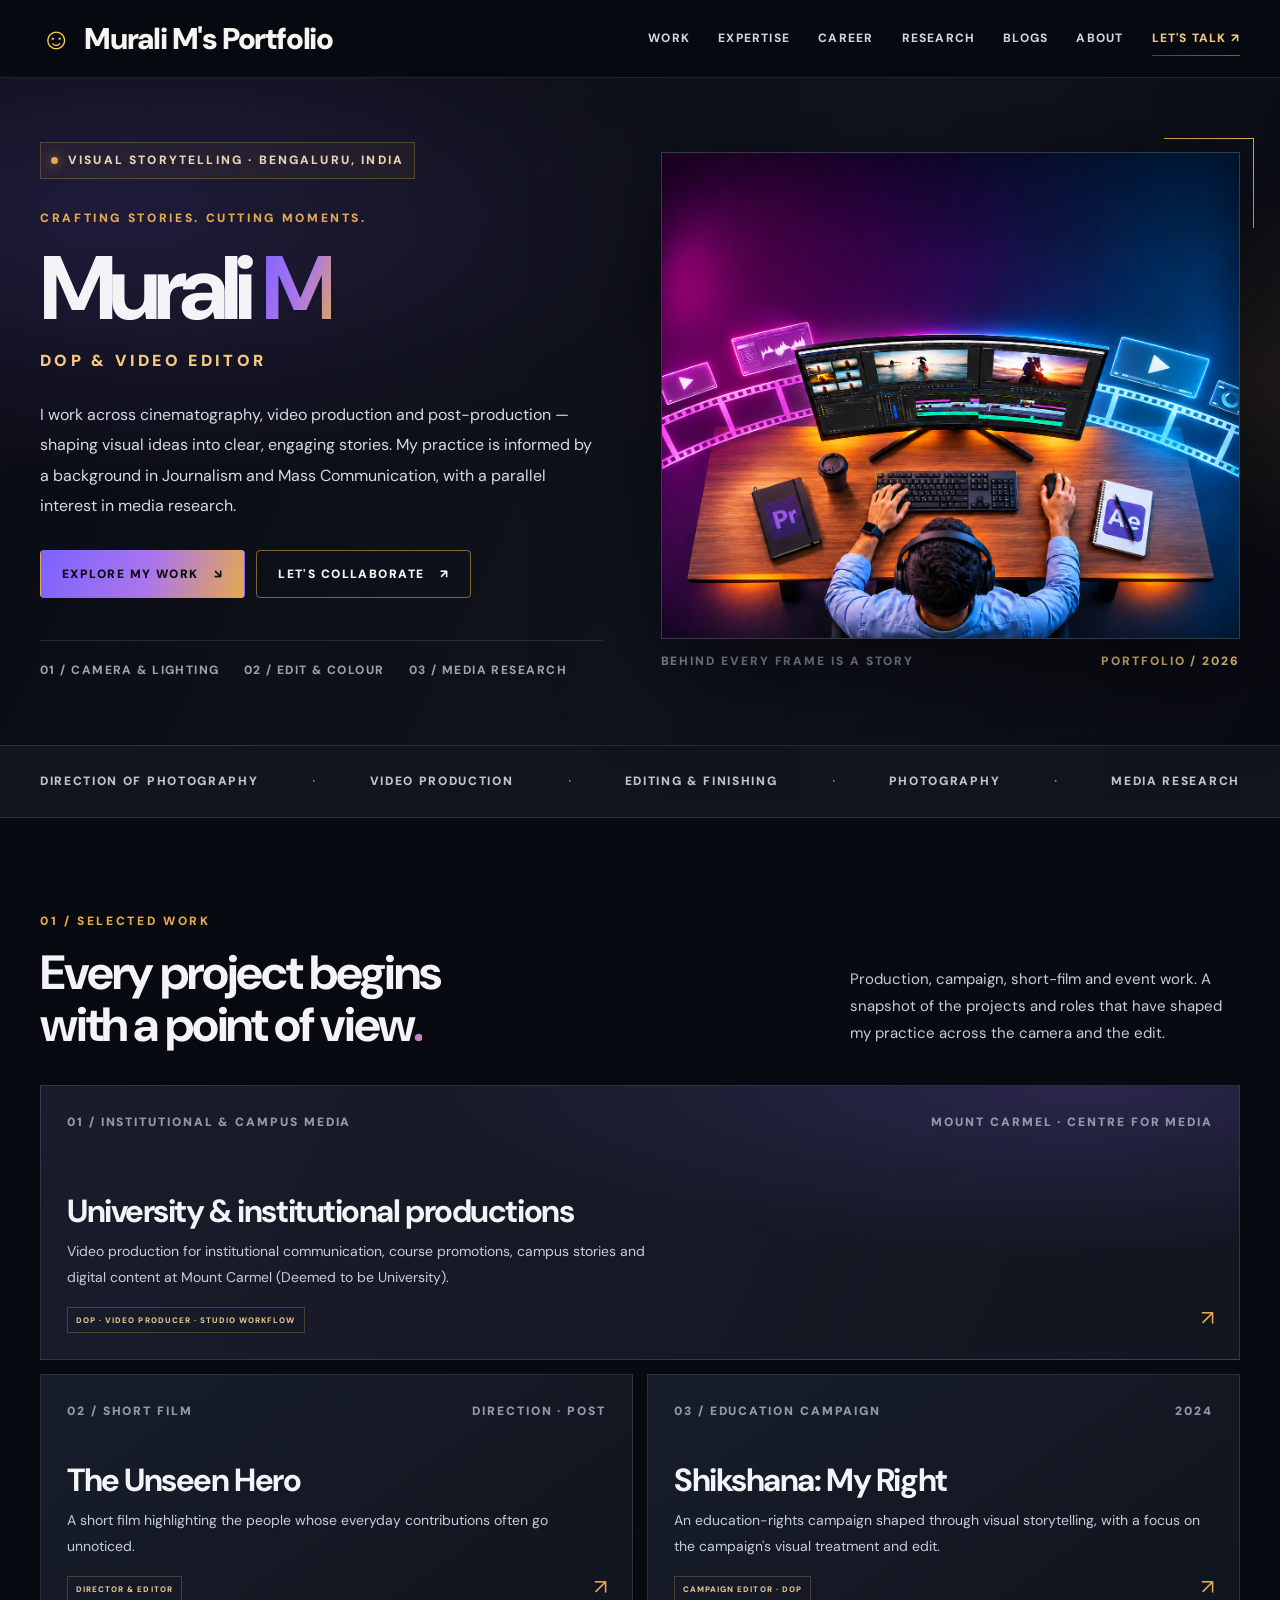
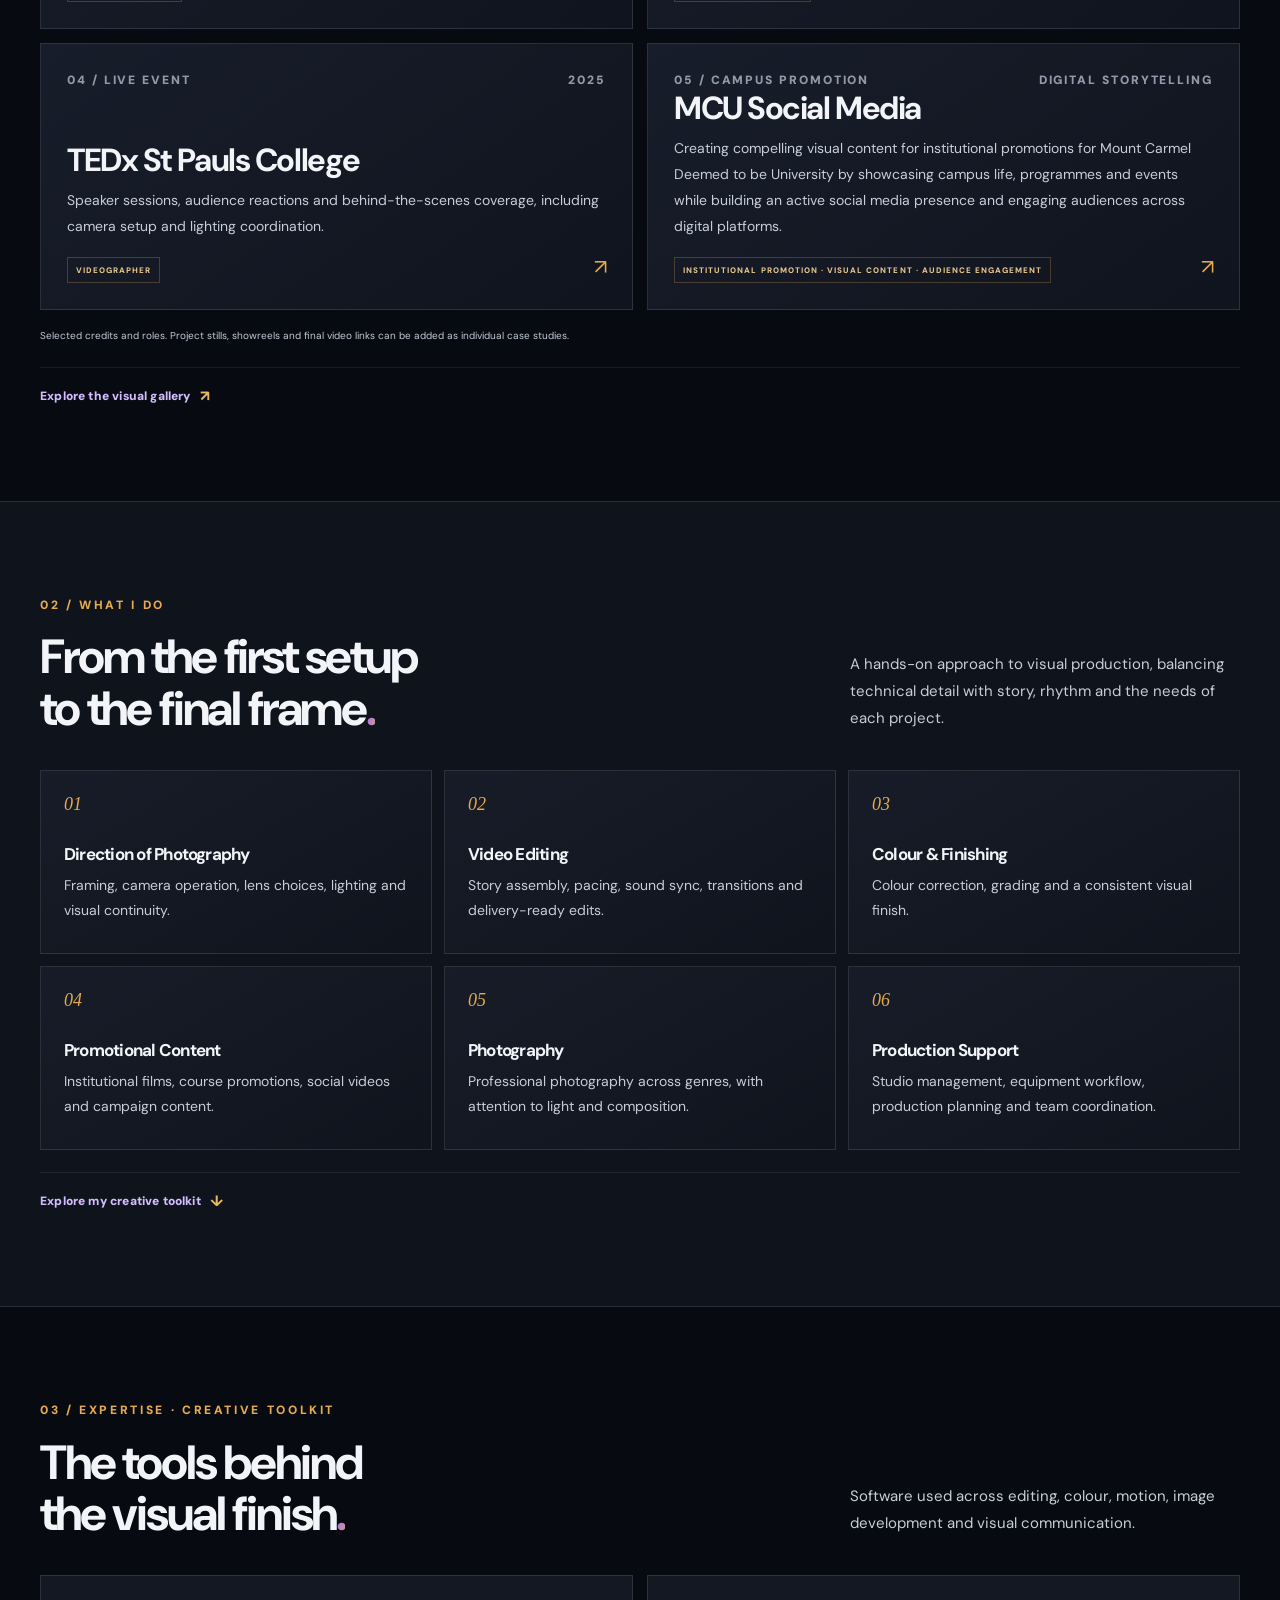
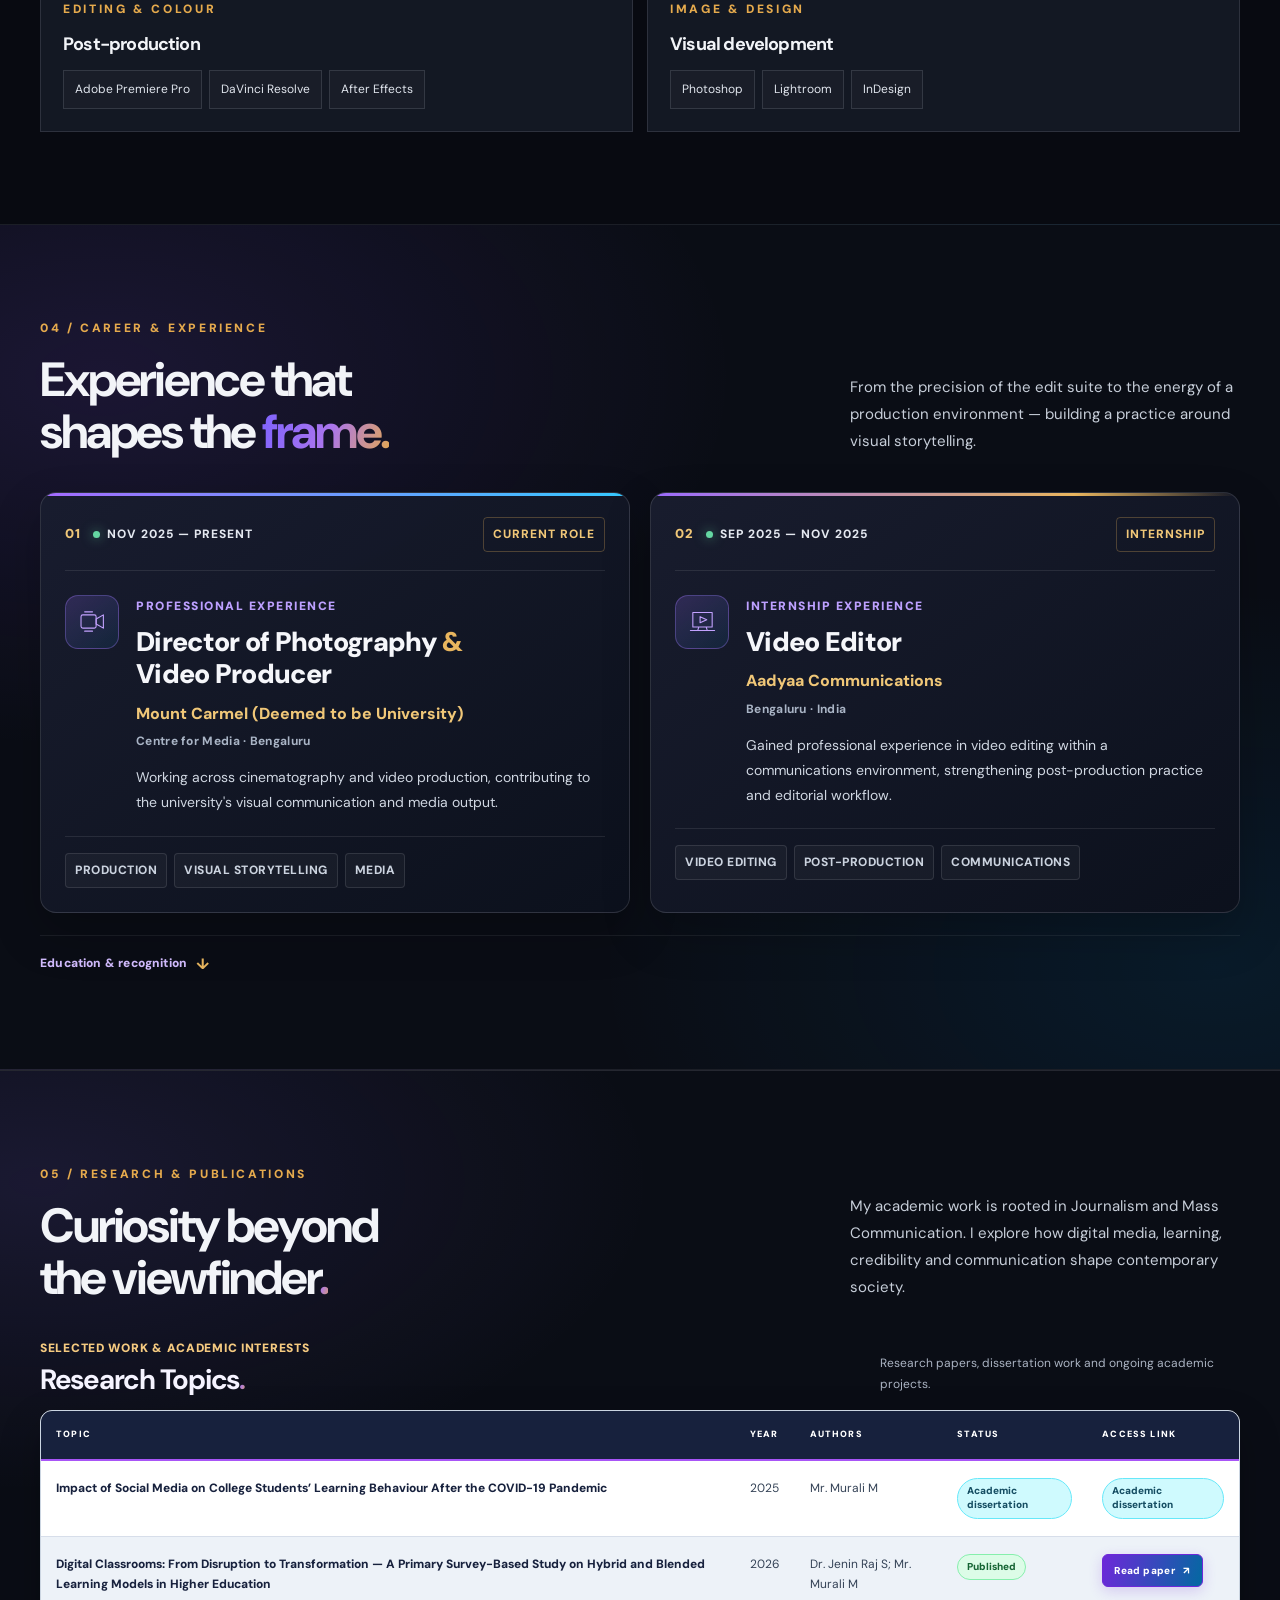
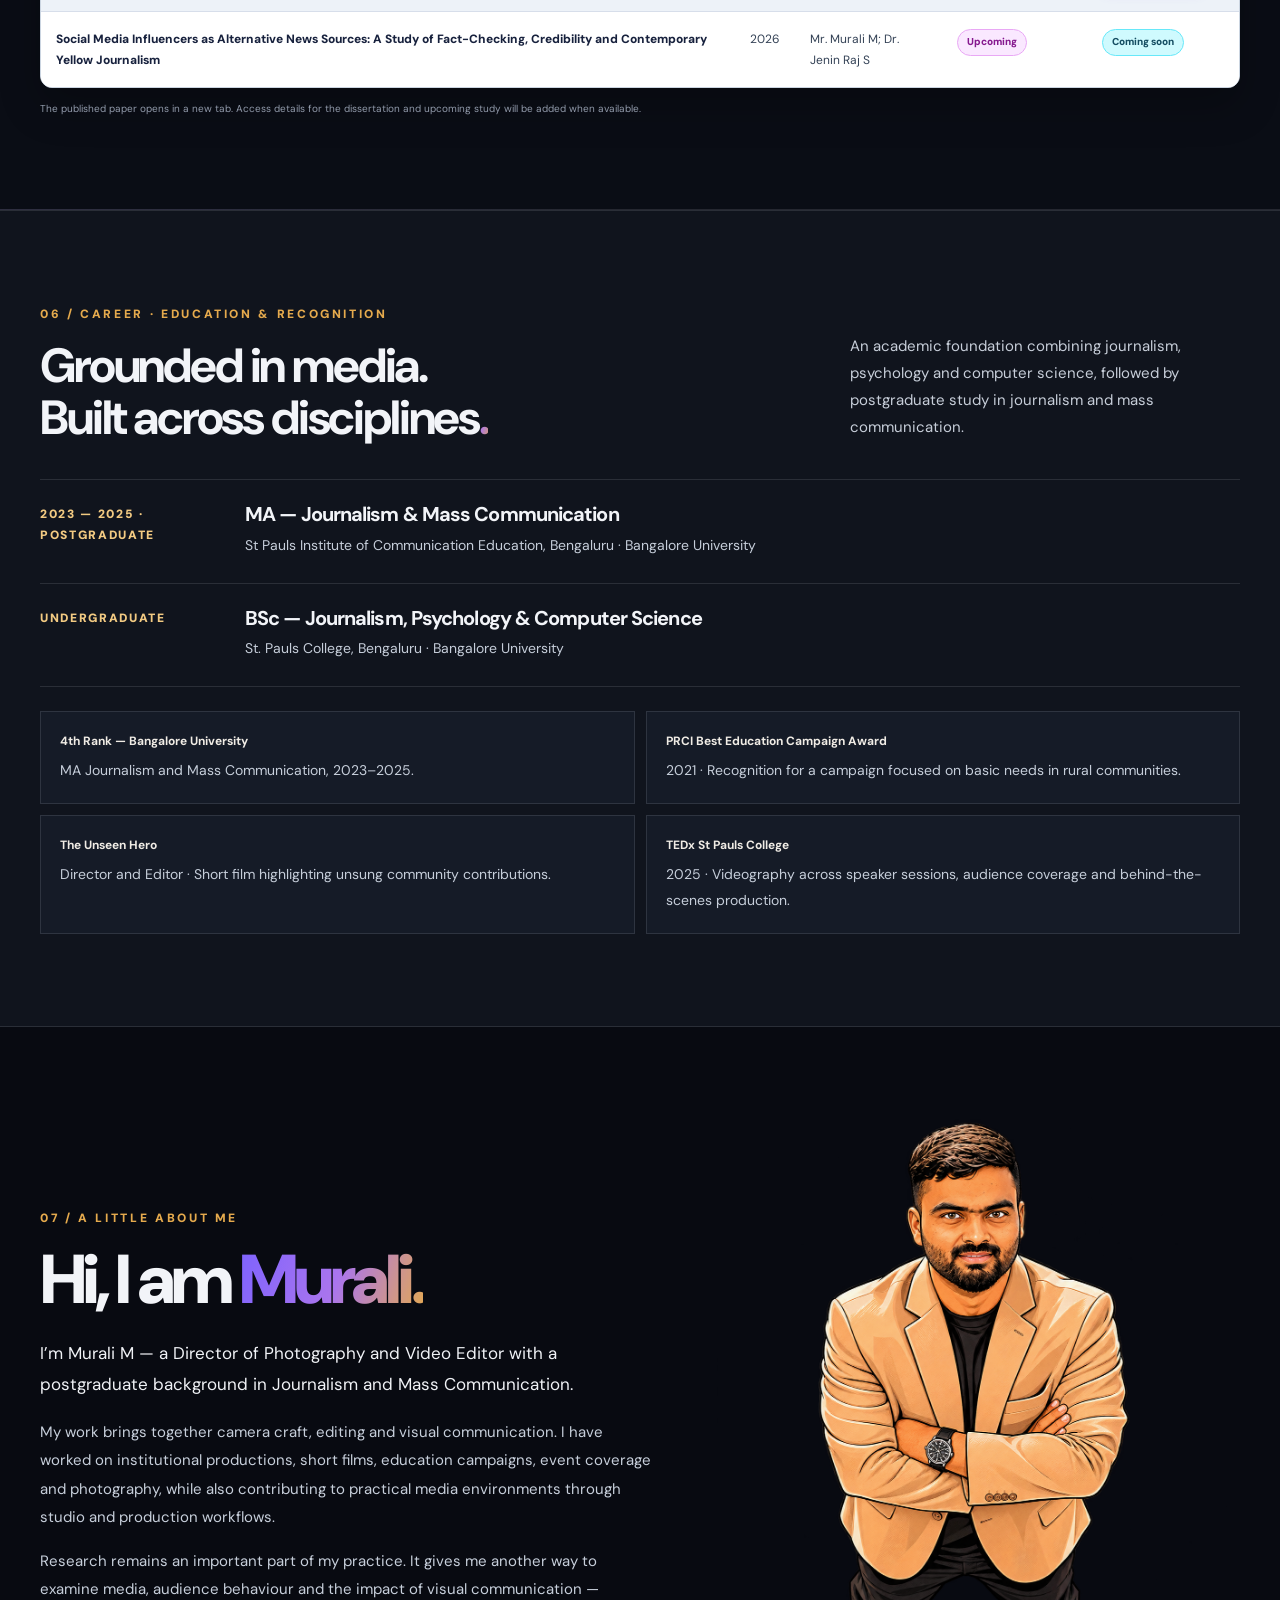
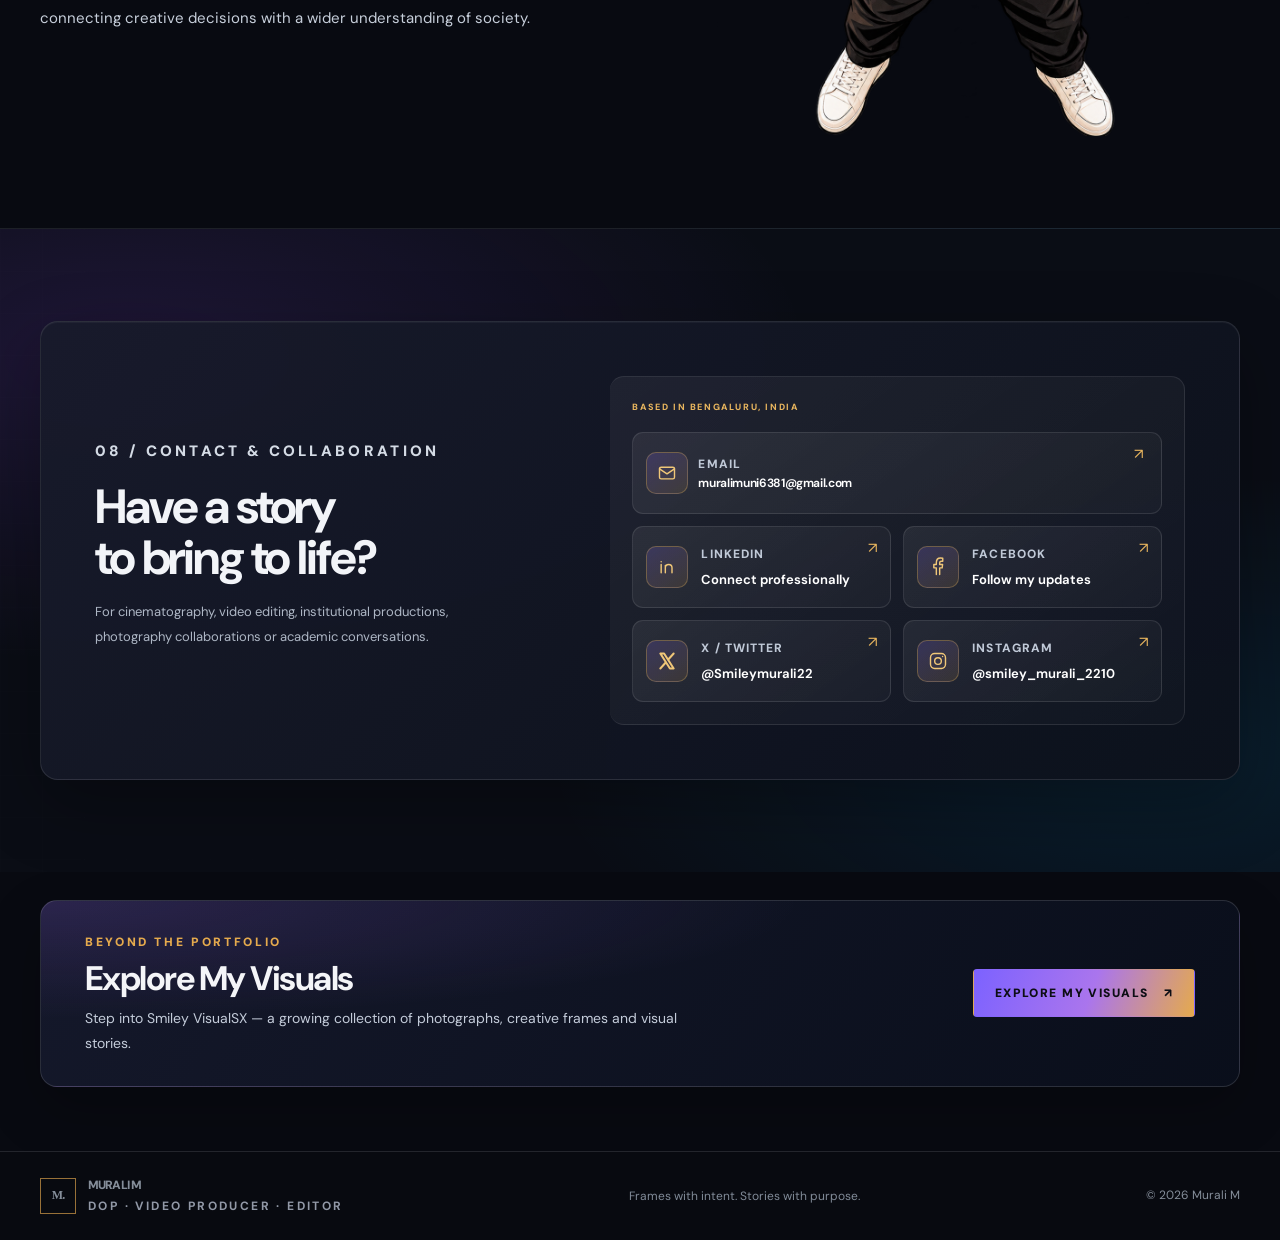
<file: projects.html>
<!doctype html>
<html lang="en"><head><meta charset="utf-8"><meta name="viewport" content="width=device-width,initial-scale=1">
<meta http-equiv="refresh" content="0;url=profile.html#work">
<link rel="canonical" href="profile.html#work">
<meta name="robots" content="noindex">
<title>Selected Work | Murali M</title>
<script>window.location.replace("profile.html#work");</script>
</head><body><p>Opening <a href="profile.html#work">Selected Work</a> on Murali M’s portfolio…</p></body></html>
</file>
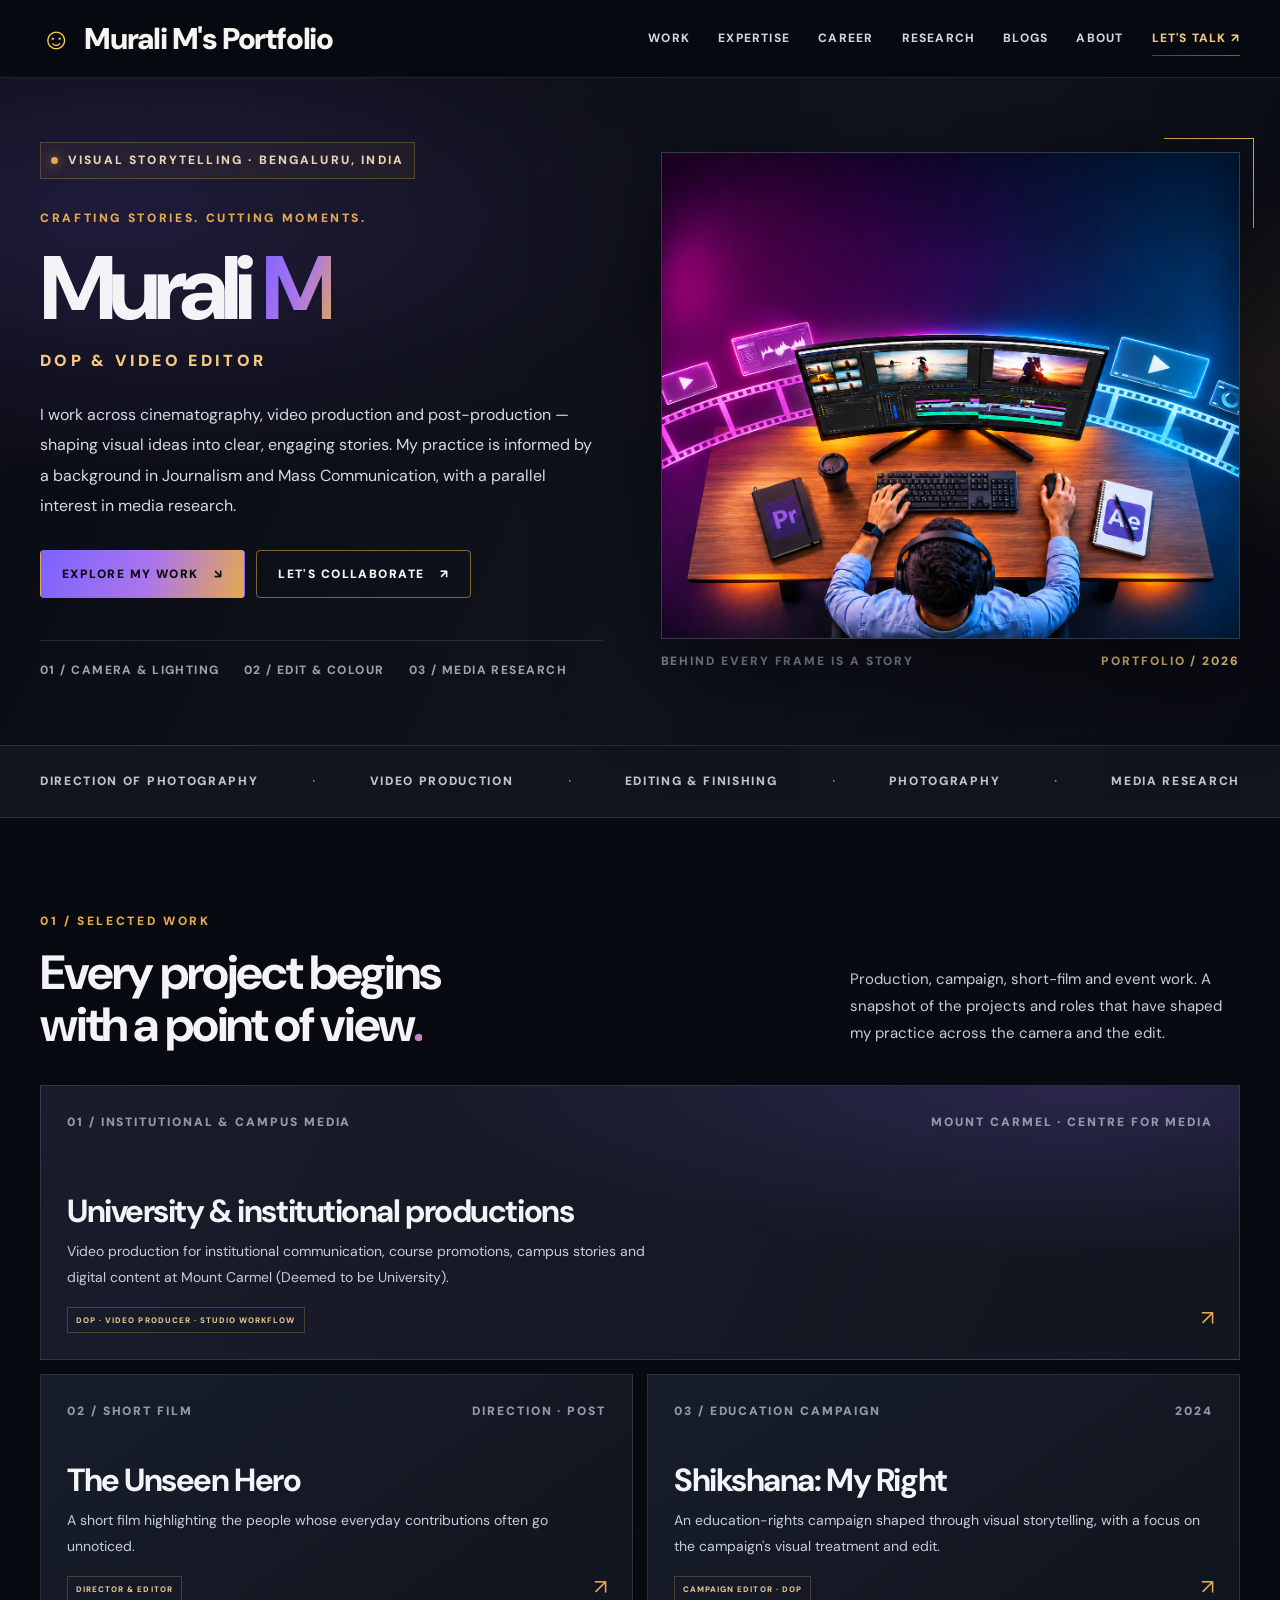
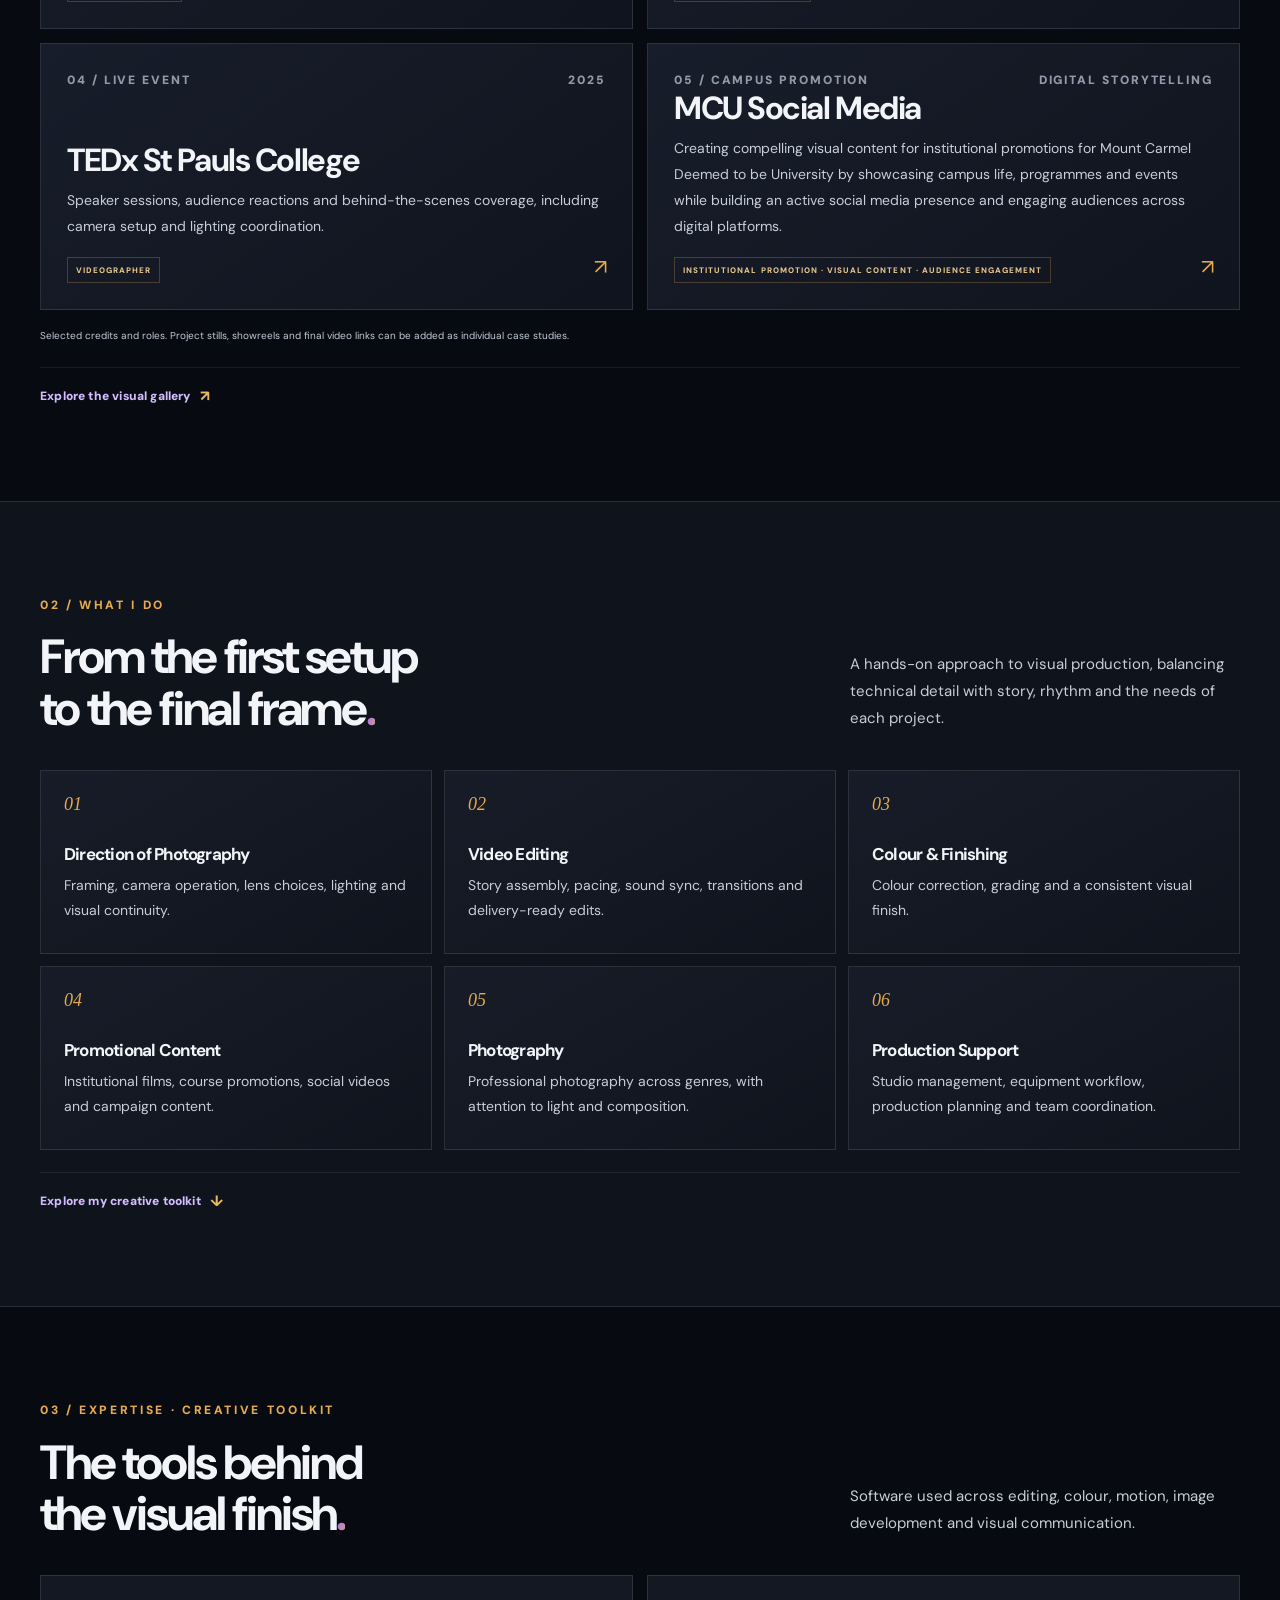
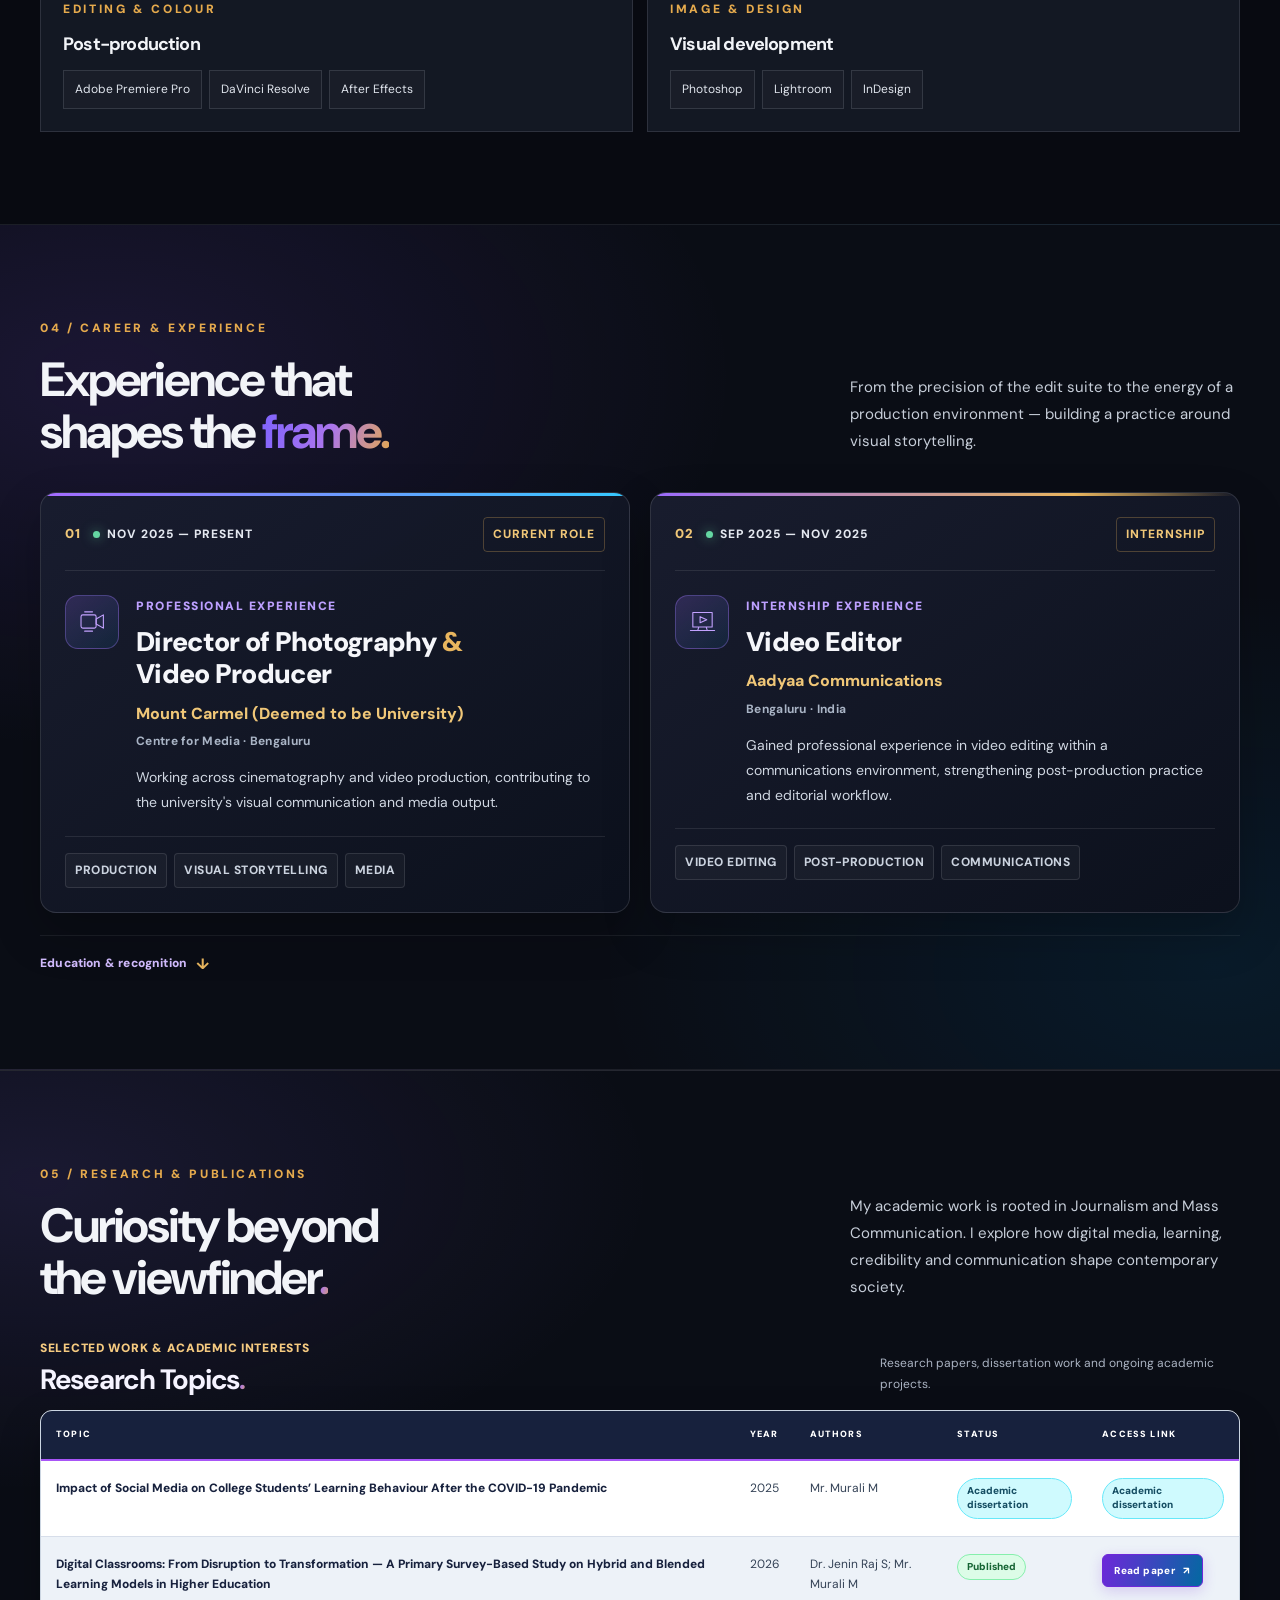
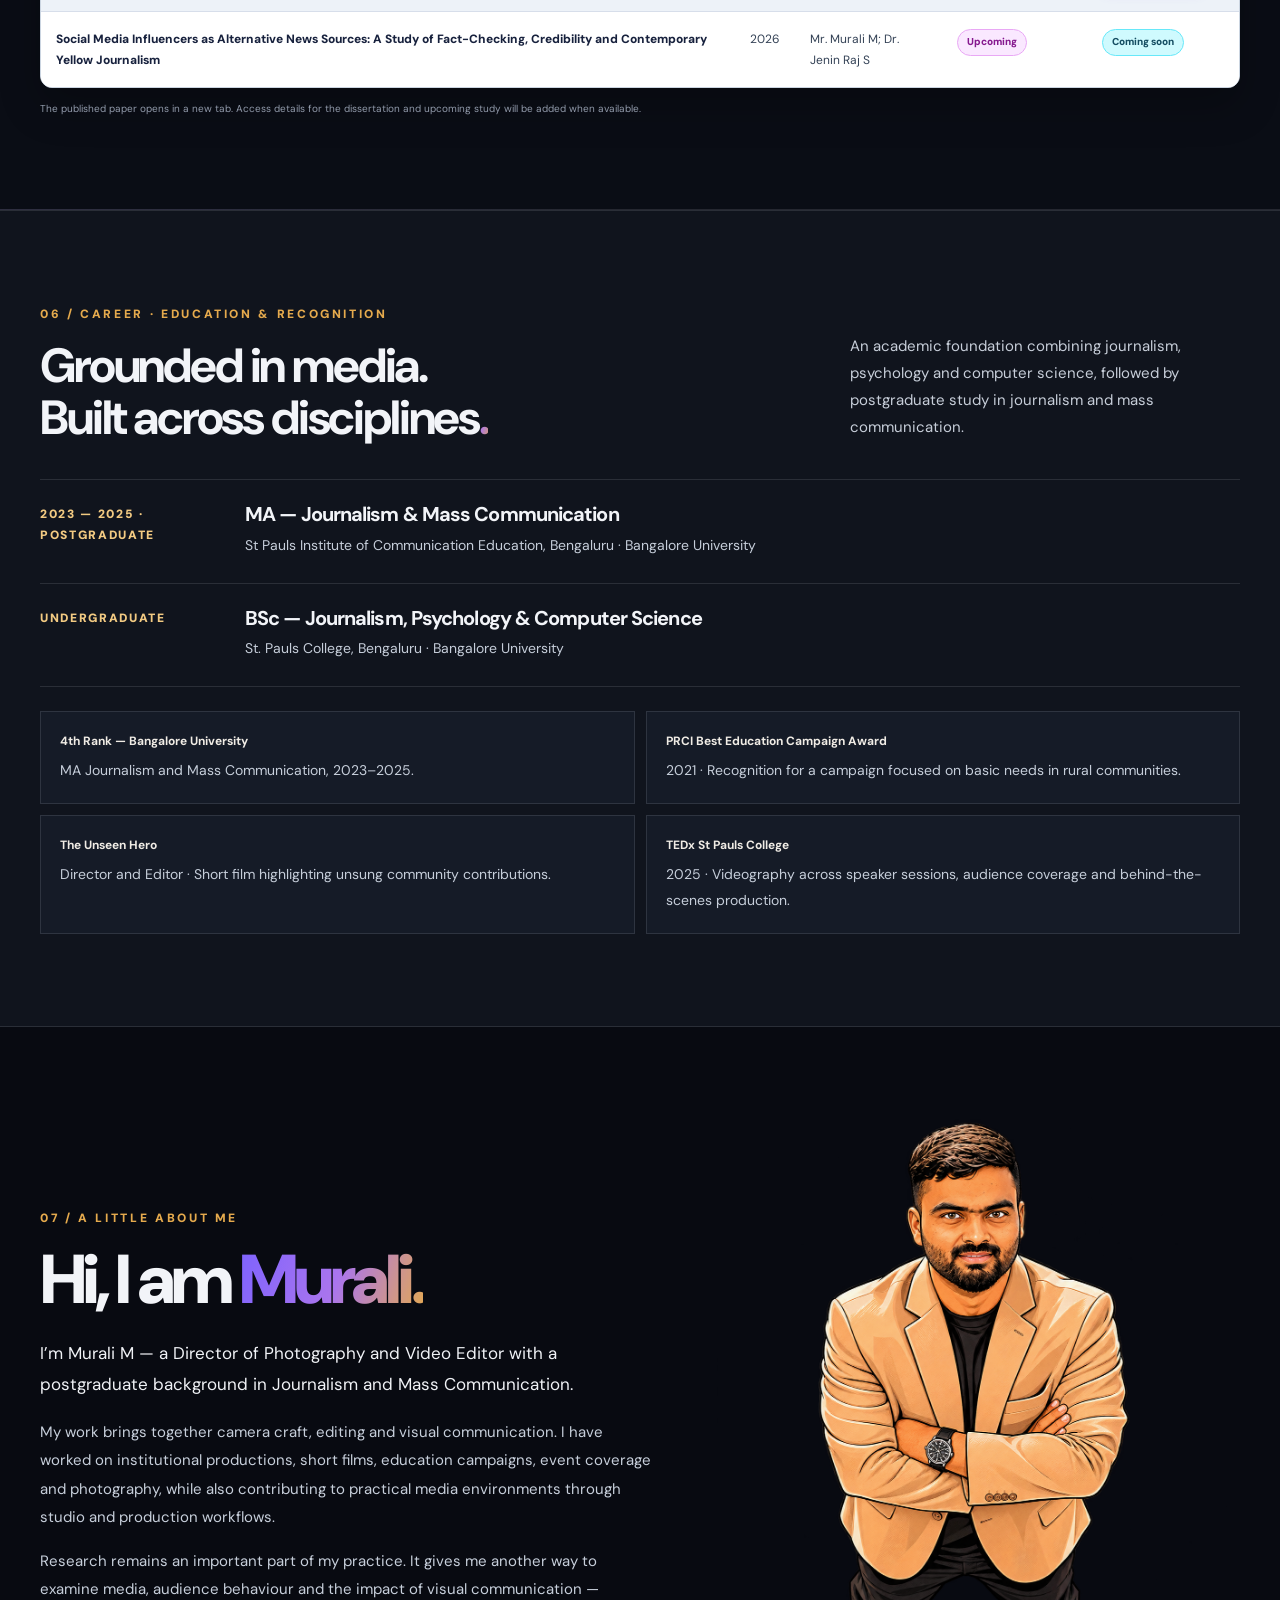
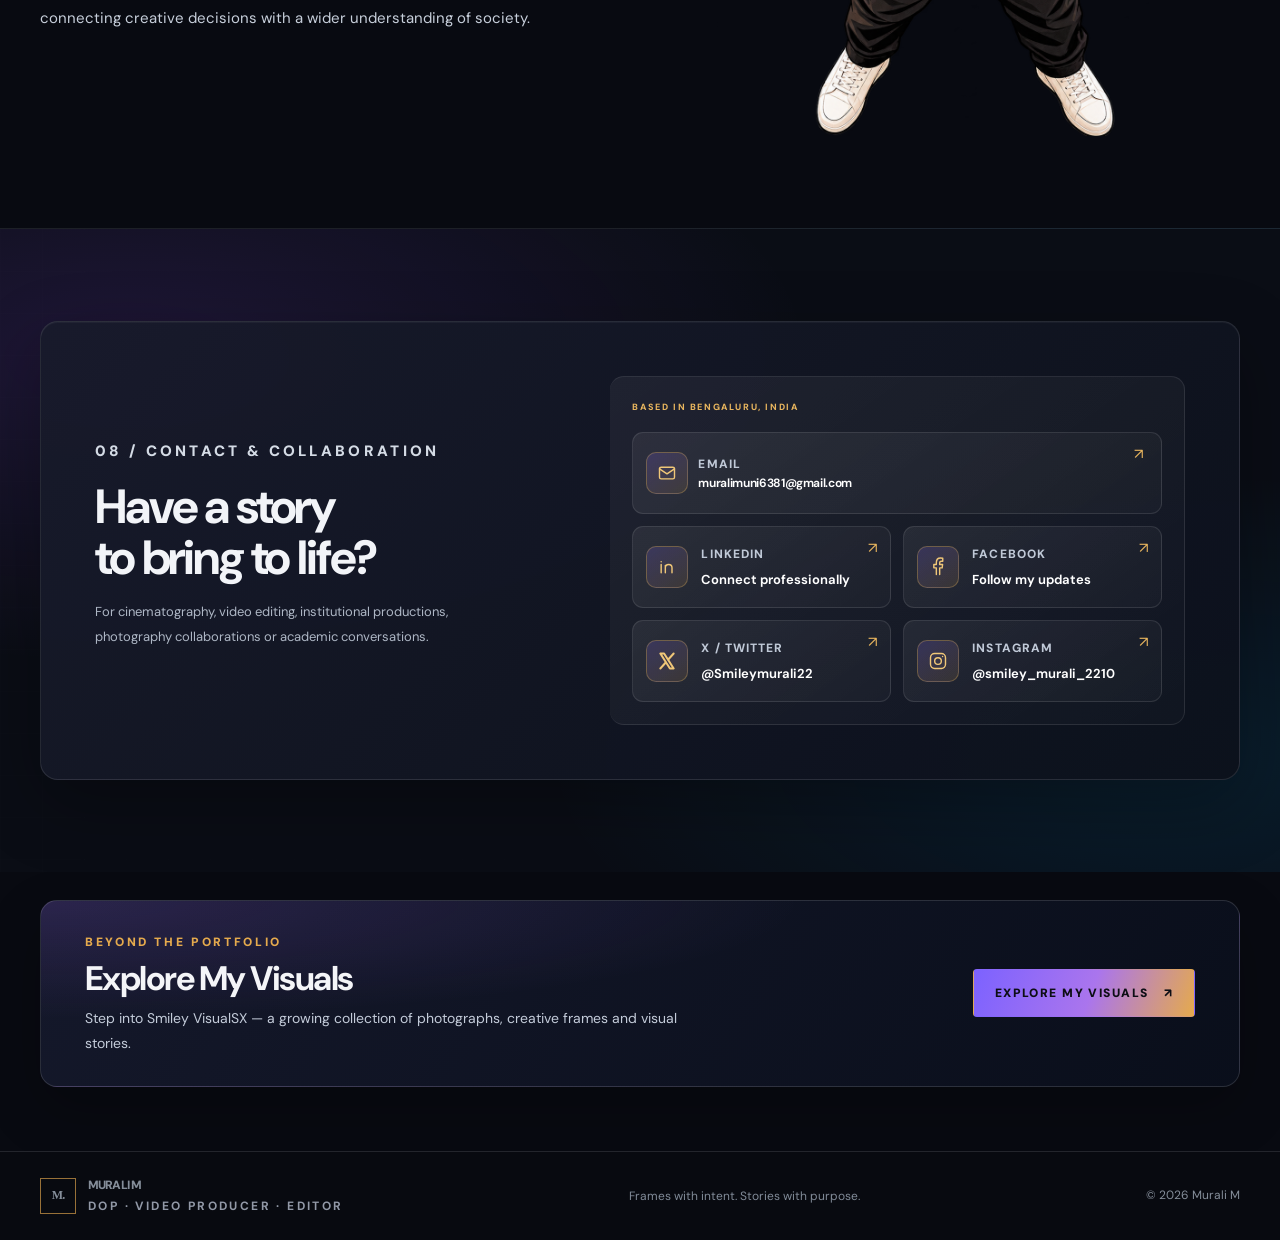
<file: research.html>
<!doctype html>
<html lang="en"><head><meta charset="utf-8"><meta name="viewport" content="width=device-width,initial-scale=1">
<meta http-equiv="refresh" content="0;url=profile.html?v=20261107-portfolio-refresh#research">
<link rel="canonical" href="profile.html?v=20261107-portfolio-refresh#research">
<meta name="robots" content="noindex">
<title>Research & Publications | Murali M</title>
<script>window.location.replace("profile.html?v=20261107-portfolio-refresh#research");</script>
</head><body><p>Opening <a href="profile.html?v=20261107-portfolio-refresh#research">Research & Publications</a> on Murali M’s portfolio…</p></body></html>
</file>
<file: assets/css/blogs.css>
:root{--bg:#080a11;--panel:#111725;--panel2:#151c2a;--line:rgba(255,255,255,.1);--muted:#aab4c4;--text:#f3f5f8;--gold:#edbb67;--purple:#9872ff;--blue:#41bce9;--max:1180px}
*{box-sizing:border-box}html{scroll-behavior:smooth}body{margin:0;background:var(--bg);color:var(--text);font-family:"DM Sans",Arial,sans-serif;font-size:15px;line-height:1.7}a{color:inherit;text-decoration:none}button,input,textarea,select{font:inherit}button{cursor:pointer}.blog-header{height:76px;max-width:var(--max);padding:0 28px;margin:auto;display:flex;align-items:center;justify-content:space-between;border-bottom:1px solid var(--line)}.blog-brand{display:flex;gap:12px;align-items:center;font-size:21px;font-weight:900;letter-spacing:-.04em}.brand-smiley{color:#ffd447;font-size:29px}.blog-header nav{display:flex;align-items:center;gap:27px}.blog-header nav a{font-size:12px;font-weight:800;color:#c4ccda;letter-spacing:.08em;text-transform:uppercase}.blog-header nav a.active,.blog-header nav a:hover{color:var(--gold)}
.blog-hero{max-width:var(--max);margin:0 auto;padding:82px 28px 90px;display:grid;grid-template-columns:1.15fr .85fr;gap:65px;align-items:center;min-height:480px}.eyebrow{font-size:10px;font-weight:900;letter-spacing:.2em;color:var(--gold);text-transform:uppercase;margin:0 0 15px}.hero-copy h1{font-size:clamp(48px,6.5vw,79px);letter-spacing:-.075em;line-height:.99;margin:0 0 24px;font-weight:900}.hero-copy h1 span{background:linear-gradient(100deg,#9b72ff,#e5a45d);background-clip:text;-webkit-background-clip:text;color:transparent}.hero-intro{max-width:590px;font-size:17px;line-height:1.9;color:#c6cedb}.hero-meta{display:flex;gap:26px;margin-top:34px;padding-top:16px;border-top:1px solid var(--line);font-size:9px;font-weight:900;letter-spacing:.14em;color:#8995a8}.hero-art{min-height:290px;padding:29px;border:1px solid rgba(169,133,255,.25);border-radius:18px;background:radial-gradient(ellipse at 75% 35%,rgba(137,92,255,.24),transparent 50%),linear-gradient(145deg,#131b2a,#0d111d);position:relative;overflow:hidden;box-shadow:0 24px 65px rgba(0,0,0,.24)}.art-no{font-size:12px;color:var(--gold);letter-spacing:.15em}.art-quote{position:absolute;left:33px;top:77px;font-family:"Playfair Display",Georgia,serif;font-size:clamp(27px,3.3vw,42px);line-height:1.28;color:#f3f0ff}.art-line{position:absolute;right:70px;top:-65px;width:160px;height:410px;border:1px solid rgba(177,148,255,.2);border-radius:50%;transform:rotate(28deg)}.art-caption{position:absolute;bottom:24px;right:27px;font-size:8px;letter-spacing:.18em;color:#8993a7}
.blog-main-section{max-width:var(--max);margin:0 auto;padding:36px 28px 92px}.section-top{display:flex;justify-content:space-between;align-items:end;gap:25px;margin-bottom:26px}.section-top h2,.editor-heading h2{margin:0;font-size:clamp(34px,4vw,48px);letter-spacing:-.06em;line-height:1.05}.section-top h2 span,.editor-heading h2 span{color:var(--gold)}.primary-btn,.secondary-btn,.new-draft-btn{display:inline-flex;align-items:center;justify-content:center;gap:9px;border:0;border-radius:7px;padding:13px 19px;font-size:12px;font-weight:900;letter-spacing:.03em;transition:transform .18s,filter .18s}.primary-btn{background:linear-gradient(105deg,#8b61ed,#3b9cd5);color:white;box-shadow:0 9px 24px rgba(106,82,220,.22)}.primary-btn:hover,.secondary-btn:hover,.new-draft-btn:hover{transform:translateY(-2px);filter:brightness(1.12)}.primary-btn span{font-size:19px;line-height:10px}.blog-toolbar{display:flex;flex-direction:column;gap:15px;padding:18px 0 23px;border-top:1px solid var(--line);border-bottom:1px solid var(--line)}.search-box{height:45px;max-width:440px;display:flex;align-items:center;gap:10px;padding:0 14px;border:1px solid var(--line);border-radius:7px;background:#0e1420;color:#aab5c7}.search-box span{font-size:24px}.search-box input{width:100%;border:0;outline:0;background:transparent;color:#fff;font-size:13px}.filter-list{display:flex;gap:8px;flex-wrap:wrap}.filter-chip{padding:7px 12px;border:1px solid var(--line);border-radius:30px;background:transparent;color:#aeb7c5;font-size:10px;font-weight:800}.filter-chip.active,.filter-chip:hover{border-color:rgba(237,187,103,.55);background:rgba(237,187,103,.1);color:var(--gold)}
.posts-grid{display:grid;grid-template-columns:repeat(3,minmax(0,1fr));gap:20px;padding-top:25px}.post-card{overflow:hidden;border:1px solid var(--line);border-radius:13px;background:linear-gradient(145deg,#141b29,#0d121d);transition:transform .2s,border-color .2s}.post-card:hover{transform:translateY(-4px);border-color:rgba(157,121,255,.45)}.post-cover{display:block;position:relative;aspect-ratio:16/10;overflow:hidden;background:#171f30}.post-cover img{width:100%;height:100%;object-fit:cover;display:block;transition:transform .45s}.post-card:hover .post-cover img{transform:scale(1.04)}.cover-placeholder{width:100%;height:100%;display:grid;place-items:center;font-size:68px;font-weight:900;color:#9d7bff;background:radial-gradient(circle at 65% 35%,#44306c,#18243a 63%,#111725)}.cover-placeholder span{color:var(--gold)}.cover-open{position:absolute;right:13px;bottom:13px;padding:6px 9px;border-radius:4px;background:rgba(8,10,17,.78);font-size:8px;font-weight:900;letter-spacing:.13em}.post-card-copy{padding:18px}.post-meta{display:flex;align-items:center;justify-content:space-between;gap:10px;font-size:9px;font-weight:900;letter-spacing:.1em;text-transform:uppercase;color:var(--gold)}.post-meta time{color:#8994a7;font-weight:700;letter-spacing:0}.post-card h3{margin:12px 0 8px;font-size:19px;line-height:1.3;letter-spacing:-.035em}.post-card h3 a:hover{color:#c4a9ff}.post-card-copy>p{min-height:52px;margin:0;color:#aeb8c8;font-size:12px;line-height:1.75}.read-link{display:inline-flex;gap:8px;margin-top:17px;color:#d3c0ff;font-size:11px;font-weight:900}.post-count{margin:28px 0 0;color:#738096;font-size:9px;letter-spacing:.16em;font-weight:900}.empty-posts{grid-column:1/-1;min-height:240px;display:flex;align-items:center;justify-content:center;flex-direction:column;text-align:center;padding:35px;border:1px dashed rgba(255,255,255,.16);border-radius:13px;background:rgba(255,255,255,.015)}.empty-icon{display:grid;place-items:center;width:48px;height:48px;border:1px solid rgba(160,126,255,.35);border-radius:50%;color:#b69cff;font-size:23px}.empty-posts h3{margin:14px 0 5px;font-size:20px}.empty-posts p{margin:0 0 10px;color:var(--muted);font-size:12px}.text-btn{border:0;background:none;color:var(--gold);font-weight:900;font-size:12px}
.editor-section{max-width:var(--max);margin:0 auto 80px;padding:44px 28px 50px;border:1px solid rgba(154,124,255,.23);border-radius:18px;background:radial-gradient(ellipse at 100% 0,rgba(132,88,255,.1),transparent 40%),#0e1420}.editor-heading{display:flex;justify-content:space-between;gap:25px;align-items:start;padding-bottom:28px;border-bottom:1px solid var(--line)}.editor-intro{max-width:630px;color:var(--muted);font-size:13px;line-height:1.8}.close-editor{width:38px;height:38px;border:1px solid var(--line);border-radius:50%;background:#151d2b;color:#e9edf4;font-size:25px}.editor-layout{display:grid;grid-template-columns:230px minmax(0,1fr);gap:33px;padding-top:29px}.draft-sidebar{padding-right:24px;border-right:1px solid var(--line)}.new-draft-btn{width:100%;background:#202a3c;color:#e7e1ff;border:1px solid rgba(166,139,255,.25)}.draft-sidebar-label{display:flex;justify-content:space-between;margin:28px 0 10px;color:#8591a5;font-size:9px;letter-spacing:.14em;font-weight:900}.draft-sidebar-label span{color:var(--gold)}.draft-list{display:grid;gap:8px}.draft-item{display:flex;flex-direction:column;gap:3px;width:100%;padding:11px;border:1px solid transparent;border-radius:7px;background:#121a28;color:#dce2ec;text-align:left}.draft-item.selected{border-color:rgba(156,123,255,.5);background:#1b2235}.draft-item strong{font-size:11px;overflow:hidden;text-overflow:ellipsis;white-space:nowrap}.draft-item small,.draft-empty{color:#8490a3;font-size:10px}.publish-help{margin-top:35px;padding:14px;border:1px solid var(--line);border-radius:9px;background:rgba(255,255,255,.025)}.publish-help strong{font-size:11px}.publish-help p{color:#9ca8ba;font-size:10px;line-height:1.7}.publish-help a{color:var(--gold);font-size:10px;font-weight:900}.editor-main{min-width:0}.editor-status-row{display:flex;justify-content:space-between;align-items:center;margin-bottom:23px}.save-status{display:flex;align-items:center;gap:8px;color:#a9d9b9;font-size:10px;font-weight:800}.save-status i{width:7px;height:7px;border-radius:50%;background:#71d6a0}.save-status i.pending{background:#e4b260}.autosave-label{color:#69778d;font-size:8px;letter-spacing:.16em;font-weight:900}.field-label{display:block;margin:19px 0 8px;color:#aab6c8;font-size:9px;font-weight:900;letter-spacing:.14em}.title-input{width:100%;padding:0 0 12px;border:0;border-bottom:1px solid rgba(255,255,255,.18);outline:0;background:transparent;color:#f5f4fb;font-size:clamp(25px,3vw,36px);font-weight:800;letter-spacing:-.05em}.title-input:focus{border-color:#a58bff}.field-grid{display:grid;grid-template-columns:1fr 1fr;gap:16px}.field-grid select,.field-grid input,.excerpt-input{display:block;width:100%;margin-top:8px;padding:11px 12px;border:1px solid var(--line);border-radius:6px;outline:0;background:#121a28;color:#e4e9f1;font-size:12px}.excerpt-input{resize:vertical;line-height:1.6}.cover-uploader{display:flex;align-items:center;gap:18px;padding:16px;margin-top:20px;border:1px solid var(--line);border-radius:10px;background:rgba(255,255,255,.018)}.cover-preview{flex:0 0 150px;height:96px;display:flex;align-items:center;justify-content:center;flex-direction:column;gap:3px;overflow:hidden;border-radius:7px;background:linear-gradient(135deg,#25213f,#15243a);color:#bca7ff}.cover-preview>span{font-size:26px}.cover-preview small{font-size:8px;letter-spacing:.12em}.cover-preview img{width:100%;height:100%;object-fit:cover}.cover-tools strong{font-size:12px}.cover-tools p{margin:3px 0 8px;color:#9ba8b9;font-size:10px}.cover-tools>small{display:block;margin-top:6px;color:#7e8ba0;font-size:9px}.upload-btn{display:inline-block;padding:7px 10px;border:1px solid rgba(157,124,255,.42);border-radius:5px;background:rgba(146,105,255,.12);color:#d5c8ff;font-size:10px;font-weight:900;cursor:pointer}.remove-cover{margin-left:8px;border:0;background:none;color:#df9b9b;font-size:10px}.editor-label{margin-top:25px}.format-toolbar{display:flex;align-items:center;flex-wrap:wrap;gap:5px;padding:8px;border:1px solid var(--line);border-bottom:0;border-radius:8px 8px 0 0;background:#151e2d}.format-toolbar button,.toolbar-upload{min-width:32px;height:30px;display:inline-flex;align-items:center;justify-content:center;padding:0 8px;border:1px solid transparent;border-radius:4px;background:transparent;color:#d0d8e5;font-size:11px}.format-toolbar button:hover,.toolbar-upload:hover{border-color:rgba(164,138,255,.35);background:#222d42}.toolbar-upload{cursor:pointer;font-weight:800}.toolbar-sep{width:1px;height:19px;background:var(--line);margin:0 4px}.rich-editor{min-height:360px;padding:20px;border:1px solid var(--line);border-radius:0 0 8px 8px;outline:0;background:#0b111c;color:#e0e6ef;font-family:"DM Sans",sans-serif;font-size:14px;line-height:1.85}.rich-editor:empty:before{content:attr(data-placeholder);white-space:pre-line;color:#69768a}.rich-editor:focus{border-color:rgba(159,128,255,.6)}.rich-editor h2,.rich-editor h3{font-family:"Playfair Display",Georgia,serif;color:#f3edff;line-height:1.25}.rich-editor h2{font-size:28px}.rich-editor h3{font-size:21px}.rich-editor blockquote{margin:18px 0;padding:4px 0 4px 17px;border-left:2px solid var(--gold);color:#d5c6ff;font-family:"Playfair Display",Georgia,serif;font-size:19px}.rich-editor img{display:block;max-width:100%;height:auto;margin:20px auto;border-radius:8px}.rich-editor figure{margin:22px auto;text-align:center}.rich-editor figcaption{color:#77849a;font-size:10px}.editor-foot{display:flex;justify-content:space-between;gap:12px;margin:9px 0;color:#718097;font-size:9px}.editor-actions{display:flex;justify-content:flex-end;align-items:center;flex-wrap:wrap;gap:9px;margin-top:22px}.secondary-btn{border:1px solid var(--line);background:#172131;color:#e0e6f0}.publish-note{margin-top:16px;padding:12px 14px;border-left:2px solid var(--gold);background:rgba(237,187,103,.055);color:#aeb9c9;font-size:10px;line-height:1.7}.publish-note strong{color:#eed2a0}.publish-note code{color:#e2cbff}
.blog-footer{max-width:var(--max);margin:auto;padding:23px 28px;display:flex;justify-content:space-between;gap:15px;border-top:1px solid var(--line);color:#7c8799;font-size:9px;letter-spacing:.12em}.blog-footer a{color:#c8b3ff;font-weight:800;letter-spacing:0}
.preview-modal[hidden],.editor-section[hidden]{display:none}.preview-modal{position:fixed;inset:0;z-index:30;display:grid;place-items:center;padding:24px}.preview-backdrop{position:absolute;inset:0;background:rgba(0,0,0,.78);backdrop-filter:blur(8px)}.preview-window{position:relative;width:min(820px,100%);max-height:90vh;overflow:auto;border:1px solid var(--line);border-radius:13px;background:#0e1420;box-shadow:0 30px 90px rgba(0,0,0,.55)}.preview-bar{position:sticky;top:0;display:flex;justify-content:space-between;align-items:center;padding:12px 18px;background:#151d2c;border-bottom:1px solid var(--line);color:#9ba8ba;font-size:9px;font-weight:900;letter-spacing:.15em}.preview-bar button{border:0;background:none;color:white;font-size:22px}.preview-content{max-width:680px;margin:auto;padding:50px 28px}.preview-content h2{font-family:"Playfair Display",Georgia,serif;font-size:clamp(34px,5vw,52px);line-height:1.12;letter-spacing:-.04em}.preview-excerpt{color:#b9c5d6;font-size:17px;line-height:1.8}.preview-content>img{width:100%;max-height:440px;object-fit:cover;border-radius:8px;margin:20px 0}.article-body{color:#d1d8e4;font-size:15px;line-height:1.95}.article-body h2,.article-body h3{font-family:"Playfair Display",Georgia,serif;color:#f4efff;line-height:1.3;margin-top:1.8em}.article-body blockquote{border-left:2px solid var(--gold);padding-left:18px;color:#d8c9ff;font-family:"Playfair Display",Georgia,serif;font-size:21px}.article-body img{display:block;max-width:100%;height:auto;margin:24px auto;border-radius:8px}.article-body figure{text-align:center}.article-body figcaption{font-size:11px;color:#8995a8}.toast{position:fixed;z-index:50;bottom:24px;left:50%;transform:translate(-50%,20px);opacity:0;pointer-events:none;padding:12px 18px;border:1px solid rgba(255,255,255,.15);border-radius:8px;background:#1b2638;color:#f4f6fa;font-size:11px;box-shadow:0 15px 40px rgba(0,0,0,.35);transition:.25s}.toast.show{opacity:1;transform:translate(-50%,0)}
@media(max-width:900px){.blog-hero{gap:30px}.posts-grid{grid-template-columns:repeat(2,minmax(0,1fr))}.editor-layout{grid-template-columns:190px minmax(0,1fr);gap:22px}}
@media(max-width:650px){.blog-header{height:auto;min-height:70px;padding:14px 19px}.blog-brand{font-size:15px}.brand-smiley{font-size:24px}.blog-header nav{gap:13px}.blog-header nav a{font-size:9px}.blog-hero{grid-template-columns:1fr;padding:55px 20px 50px;min-height:0}.hero-art{min-height:235px}.art-quote{top:65px}.blog-main-section{padding:30px 20px 60px}.section-top{align-items:start;flex-direction:column}.posts-grid{grid-template-columns:1fr}.post-card-copy>p{min-height:0}.editor-section{margin:0 13px 55px;padding:26px 18px;border-radius:13px}.editor-layout{grid-template-columns:1fr}.draft-sidebar{padding:0 0 20px;border-right:0;border-bottom:1px solid var(--line)}.draft-list{grid-template-columns:repeat(2,minmax(0,1fr))}.publish-help{margin-top:16px}.field-grid{grid-template-columns:1fr}.cover-uploader{align-items:flex-start;flex-direction:column}.cover-preview{width:100%;height:145px;flex-basis:auto}.editor-actions{justify-content:stretch}.editor-actions button{flex:1 1 100%}.blog-footer{padding:20px;flex-direction:column}.preview-content{padding:34px 20px}}
@media(prefers-reduced-motion:reduce){html{scroll-behavior:auto}*,*:before,*:after{animation:none!important;transition:none!important}}


/* Small private admin shortcut target */
[data-admin-shortcut]{cursor:pointer;touch-action:manipulation}


/* Reader-facing article translation controls */
.blog-translate-bar{display:flex;align-items:center;flex-wrap:wrap;gap:10px;padding:13px 14px;border:1px solid rgba(158,129,255,.2);border-radius:9px;background:rgba(128,100,220,.055)}
.blog-translate-bar label,.reader-translate-copy strong{color:#eee8ff;font-size:11px;font-weight:900}
.blog-translate-bar select,.reader-translate select{min-width:175px;padding:9px 11px;border:1px solid rgba(255,255,255,.15);border-radius:6px;background:#111a29;color:#edf1f8;font-size:12px}
.blog-translate-bar>span,.reader-translate-copy span{color:#8f9bad;font-size:10px;line-height:1.55}
.post-card-actions{display:flex;align-items:center;justify-content:space-between;gap:12px;margin-top:17px}
.post-card-actions .read-link{margin-top:0}
.post-translate{border:1px solid rgba(160,132,255,.35);border-radius:5px;padding:7px 10px;background:rgba(148,111,255,.1);color:#d6c6ff;font-size:10px;font-weight:900;white-space:nowrap}
.post-translate:hover{border-color:rgba(237,187,103,.6);color:#f2d49b}
.reader-translate{display:flex;align-items:center;flex-wrap:wrap;gap:12px;max-width:720px;margin:0 auto 28px;padding:14px 16px;border:1px solid rgba(158,129,255,.23);border-radius:10px;background:linear-gradient(120deg,rgba(132,94,230,.11),rgba(49,137,184,.06))}
.reader-translate-copy{display:flex;flex:1 1 210px;flex-direction:column;gap:3px}
.reader-translate button{padding:10px 15px;border:0;border-radius:6px;background:linear-gradient(105deg,#8b61ed,#3b9cd5);color:#fff;font-size:11px;font-weight:900;cursor:pointer}
.reader-translate button:hover{filter:brightness(1.1)}
.visually-hidden{position:absolute!important;width:1px;height:1px;padding:0;margin:-1px;overflow:hidden;clip:rect(0,0,0,0);white-space:nowrap;border:0}
.reader-translate select:focus-visible,.reader-translate button:focus-visible,.blog-translate-bar select:focus-visible,.post-translate:focus-visible{outline:2px solid #b5a1ff;outline-offset:3px}
@media(max-width:650px){.blog-translate-bar{align-items:flex-start}.blog-translate-bar label{flex-basis:100%}.blog-translate-bar select{flex:1;min-width:0}.blog-translate-bar>span{flex-basis:100%}.reader-translate{align-items:stretch}.reader-translate select{flex:1;min-width:0}.reader-translate button{width:100%}.post-card-actions{flex-wrap:wrap}}


/* Multilingual reading controls for public visitors */
.blog-translate-bar{
  display:flex;align-items:center;flex-wrap:wrap;gap:10px;
  padding:13px 14px;border:1px solid rgba(158,129,255,.2);
  border-radius:9px;background:rgba(128,100,220,.055);
}
.blog-translate-bar label,.reader-translate-copy strong{
  color:#eee8ff;font-size:11px;font-weight:900;
}
.blog-translate-bar select,.reader-translate select{
  min-width:175px;padding:9px 11px;border:1px solid rgba(255,255,255,.15);
  border-radius:6px;background:#111a29;color:#edf1f8;font-size:12px;
}
.blog-translate-bar>span,.reader-translate-copy span{
  color:#8f9bad;font-size:10px;line-height:1.55;
}
.post-card-actions{
  display:flex;align-items:center;justify-content:space-between;gap:12px;margin-top:17px;
}
.post-card-actions .read-link{margin-top:0}
.post-translate{
  border:1px solid rgba(160,132,255,.35);border-radius:5px;
  padding:7px 10px;background:rgba(148,111,255,.1);color:#d6c6ff;
  font-size:10px;font-weight:900;white-space:nowrap;
}
.post-translate:hover{border-color:rgba(237,187,103,.6);color:#f2d49b}
.reader-translate{
  display:flex;align-items:center;flex-wrap:wrap;gap:12px;
  max-width:720px;margin:0 auto 28px;padding:14px 16px;
  border:1px solid rgba(158,129,255,.23);border-radius:10px;
  background:linear-gradient(120deg,rgba(132,94,230,.11),rgba(49,137,184,.06));
}
.reader-translate-copy{display:flex;flex:1 1 210px;flex-direction:column;gap:3px}
.reader-translate button{
  padding:10px 15px;border:0;border-radius:6px;
  background:linear-gradient(105deg,#8b61ed,#3b9cd5);
  color:#fff;font-size:11px;font-weight:900;cursor:pointer;
}
.reader-translate button:hover{filter:brightness(1.1)}
.visually-hidden{
  position:absolute!important;width:1px;height:1px;padding:0;margin:-1px;
  overflow:hidden;clip:rect(0,0,0,0);white-space:nowrap;border:0;
}
.reader-translate select:focus-visible,.reader-translate button:focus-visible,
.blog-translate-bar select:focus-visible,.post-translate:focus-visible{
  outline:2px solid #b5a1ff;outline-offset:3px;
}
@media(max-width:650px){
  .blog-translate-bar{align-items:flex-start}
  .blog-translate-bar label{flex-basis:100%}
  .blog-translate-bar select{flex:1;min-width:0}
  .blog-translate-bar>span{flex-basis:100%}
  .reader-translate{align-items:stretch}
  .reader-translate select{flex:1;min-width:0}
  .reader-translate button{width:100%}
  .post-card-actions{flex-wrap:wrap}
}


/* Direct GitHub blog publishing panel */
.github-publish-card{margin-top:20px;padding:15px;border:1px solid rgba(116,156,206,.26);border-radius:10px;background:linear-gradient(145deg,rgba(37,59,84,.38),rgba(18,27,42,.72))}
.github-publish-card.is-connected{border-color:rgba(104,205,151,.45)}
.github-publish-heading{display:flex;align-items:center;justify-content:space-between;gap:10px}
.github-publish-heading strong{font-size:12px;color:#f2f5fb}
.github-live-dot{color:#7e8a9e;font-size:12px}
.github-publish-card.is-connected .github-live-dot{color:#6ed49b}
.github-publish-card>p{margin:7px 0 12px;color:#9facbf;font-size:10px;line-height:1.65}
.github-publish-card>label{display:block;margin:10px 0 6px;color:#b7c2d2;font-size:9px;font-weight:900;letter-spacing:.1em;text-transform:uppercase}
.github-publish-card input{width:100%;min-width:0;padding:10px 11px;border:1px solid rgba(255,255,255,.15);border-radius:6px;outline:0;background:#080f1a;color:#eef3fa;font:11px "DM Sans",sans-serif}
.github-publish-card input:focus{border-color:#9f84ff}
.github-publish-buttons{display:flex;gap:7px;margin-top:9px}
.connect-github-btn,.disconnect-github-btn{padding:8px 10px;border-radius:5px;border:1px solid rgba(153,125,255,.4);background:rgba(139,97,237,.18);color:#e3d9ff;font-size:10px;font-weight:900;cursor:pointer}
.disconnect-github-btn{border-color:rgba(255,255,255,.15);background:rgba(255,255,255,.04);color:#aeb9ca}
.connect-github-btn:disabled{opacity:.55;cursor:wait}
.github-publish-card .github-connection-status{margin:10px 0;padding:8px 9px;border-radius:5px;background:rgba(0,0,0,.17);color:#d2b989;font-size:9px;line-height:1.6}
.github-publish-card.is-connected .github-connection-status{color:#9de0b8}
.github-token-link{display:inline-block;color:#d2bdff;font-size:9px;font-weight:850}
.github-publish-card>small{display:block;margin-top:8px;color:#78879b;font-size:9px;line-height:1.55}
.publish-result{display:flex;flex-direction:column;gap:6px;margin-top:15px;padding:12px 14px;border:1px solid rgba(110,205,153,.36);border-radius:7px;background:rgba(49,140,92,.09);color:#c7e9d2;font-size:11px;line-height:1.65;overflow-wrap:anywhere}
.publish-result[hidden]{display:none}
.publish-result a{color:#bce6cc;font-weight:900}
.publish-result span{color:#99ad9f;font-size:10px}
.github-publish-card [hidden]{display:none!important}

/* Published article photo galleries with captions */
.article-body .blog-image-gallery{display:grid;grid-template-columns:repeat(2,minmax(0,1fr));gap:16px;margin:30px 0;align-items:start}
.article-body .blog-image-gallery figure{min-width:0;margin:0;padding:0;text-align:center}
.article-body .blog-image-gallery img{display:block;width:100%;height:auto;max-height:560px;object-fit:cover;margin:0 auto;border-radius:8px}
.article-body .blog-image-gallery figcaption{padding:9px 5px 0;color:#9aa6b7;font-size:11px;line-height:1.6;text-align:center}
.article-body figure.blog-single-image{max-width:100%;margin:24px auto;text-align:center}
.article-body figure.blog-single-image img{display:block;max-width:100%;height:auto;margin:0 auto}
.article-body figure figcaption:empty{display:none}
@media(max-width:600px){.article-body .blog-image-gallery{grid-template-columns:1fr;gap:19px;margin:23px 0}}


/* Supabase-powered blog engagement */
.post-card-engagement{display:flex;align-items:center;gap:11px;flex-wrap:wrap;margin-top:17px;padding-top:12px;border-top:1px solid rgba(255,255,255,.075);color:#aeb8c8;font-size:10px;font-weight:800}
.post-card-engagement span{white-space:nowrap}
.post-card-engagement b{color:#f2f3f7;font-variant-numeric:tabular-nums}
.post-share{margin-left:auto;padding:5px 9px;border:1px solid rgba(152,114,255,.3);border-radius:5px;background:rgba(152,114,255,.08);color:#d7c6ff;font-size:9px;font-weight:900}
.post-share:hover{border-color:rgba(152,114,255,.7);background:rgba(152,114,255,.16)}
.reader-community,.reader-comments{max-width:720px;margin:38px auto 0}
.reader-engagement-bar{display:flex;align-items:center;gap:11px;flex-wrap:wrap;padding:15px 0;border-block:1px solid rgba(255,255,255,.12)}
.engagement-like,.engagement-share{display:inline-flex;align-items:center;justify-content:center;gap:8px;min-height:42px;padding:9px 15px;border:1px solid rgba(255,255,255,.16);border-radius:7px;background:#141b29;color:#edf0f7;font-size:12px;font-weight:900}
.engagement-like span{font-size:19px;line-height:1;color:#ff7795}
.engagement-like[aria-pressed="true"]{border-color:rgba(255,119,149,.5);background:rgba(255,119,149,.1);color:#ffb1c1}
.engagement-like:disabled{opacity:.55;cursor:not-allowed}
.engagement-like b{font-variant-numeric:tabular-nums}
.engagement-share{border-color:rgba(152,114,255,.35);color:#d6c6ff}
.reader-view-count{margin-left:auto;color:#aab4c4;font-size:11px;font-weight:800}
.reader-view-count b{color:#fff;font-variant-numeric:tabular-nums}
.engagement-status{min-height:18px;margin:9px 0 0;color:#8290a5;font-size:10px}
.reader-comments{padding-top:24px;border-top:1px solid rgba(255,255,255,.1)}
.comments-heading{display:flex;align-items:end;justify-content:space-between;gap:20px;margin-bottom:20px}
.comments-heading .eyebrow{margin-bottom:7px}
.comments-heading h2{margin:0;font-size:clamp(27px,4vw,37px);letter-spacing:-.055em;line-height:1.1}
.comments-heading h2 span{color:var(--gold)}
.comment-count{padding:6px 10px;border:1px solid var(--line);border-radius:30px;color:#aeb8c8;font-size:10px;font-weight:800;white-space:nowrap}
.comment-form{padding:18px;border:1px solid rgba(255,255,255,.1);border-radius:10px;background:linear-gradient(145deg,#121a28,#0e1420)}
.comment-fields{display:grid;gap:13px}
.comment-fields label{display:grid;gap:6px;color:#bac5d5;font-size:10px;font-weight:900;letter-spacing:.1em;text-transform:uppercase}
.comment-fields input,.comment-fields textarea{width:100%;border:1px solid rgba(255,255,255,.13);border-radius:6px;background:#090f19;color:#f4f5f8;padding:11px 12px;font:13px/1.65 "DM Sans",Arial,sans-serif;letter-spacing:0;text-transform:none;resize:vertical}
.comment-fields input:focus,.comment-fields textarea:focus{outline:2px solid rgba(152,114,255,.28);border-color:#9872ff}
.comment-form-footer{display:flex;justify-content:space-between;align-items:center;gap:16px;margin-top:13px}
.comment-form-footer p{margin:0;color:#8995a8;font-size:10px;line-height:1.6}
.comment-submit{flex:none;padding:10px 14px;border:0;border-radius:6px;background:linear-gradient(105deg,#8b61ed,#3b9cd5);color:#fff;font-size:10px;font-weight:900}
.comment-submit:disabled{opacity:.55;cursor:wait}
.comments-list{display:grid;gap:0;margin-top:15px}
.comment-item{padding:17px 2px;border-bottom:1px solid rgba(255,255,255,.09)}
.comment-item header{display:flex;align-items:center;justify-content:space-between;gap:12px;margin:0 0 7px}
.comment-item strong{color:#f1f2f6;font-size:12px}
.comment-item time{color:#7f8ca1;font-size:9px}
.comment-item p{margin:0;color:#c0c9d7;font-size:12px;line-height:1.8;overflow-wrap:anywhere}
.comments-loading,.comments-empty{padding:15px 0;color:#8995a8;font-size:11px}
.comment-form-status-error{color:#f0a2a9!important}
@media(max-width:600px){
 .post-card-engagement{gap:9px}
 .reader-view-count{width:100%;margin:0}
 .comment-form-footer{align-items:stretch;flex-direction:column}
 .comment-submit{width:100%;min-height:42px}
 .comments-heading{align-items:start}
}


/* Browser-local engagement disclaimer */
.local-engagement-note{margin:7px 0 0;color:#778499;font-size:10px;line-height:1.6;letter-spacing:.01em}


/* Visible totals panel for the current browser's saved blog activity */
.blog-engagement-summary{
  margin:25px 0 28px;padding:21px 22px 16px;
  border:1px solid rgba(156,128,255,.2);border-radius:12px;
  background:linear-gradient(135deg,rgba(33,42,65,.88),rgba(15,22,35,.96));
  box-shadow:0 16px 38px rgba(0,0,0,.18);
}
.engagement-summary-heading{display:flex;align-items:center;justify-content:space-between;gap:15px;margin-bottom:16px}
.engagement-summary-heading .eyebrow{margin:0 0 5px;font-size:9px;letter-spacing:.16em}
.engagement-summary-heading h3{margin:0;color:#f3f5fa;font-size:clamp(19px,2vw,24px);letter-spacing:-.04em}
.engagement-summary-heading h3 span{color:var(--gold)}
.local-only-pill{flex:none;padding:6px 9px;border:1px solid rgba(237,187,103,.28);border-radius:30px;background:rgba(237,187,103,.07);color:#e6c889;font-size:8px;font-weight:900;letter-spacing:.1em}
.engagement-summary-grid{display:grid;grid-template-columns:repeat(3,minmax(0,1fr));gap:10px}
.engagement-summary-card{display:grid;grid-template-columns:auto 1fr;grid-template-rows:auto auto;align-items:center;column-gap:10px;padding:13px 15px;border:1px solid rgba(255,255,255,.09);border-radius:8px;background:rgba(4,9,17,.45)}
.engagement-summary-card .summary-icon{grid-row:1/3;display:grid;place-items:center;width:37px;height:37px;border-radius:9px;font-size:21px;font-weight:900}
.summary-heart{background:rgba(255,119,149,.12);color:#ff93ab}
.summary-eye{background:rgba(95,167,255,.12);color:#83b9ff}
.summary-comments{background:rgba(174,143,255,.14);color:#bca3ff}
.engagement-summary-card strong{color:#fff;font-size:clamp(21px,3vw,29px);line-height:1.1;font-variant-numeric:tabular-nums}
.engagement-summary-card>span:last-child{margin-top:3px;color:#9ba8ba;font-size:9px;font-weight:800;letter-spacing:.02em}
.engagement-summary-note{margin:12px 0 0;color:#7f8ca0;font-size:9px;line-height:1.6}
@media(max-width:650px){
 .blog-engagement-summary{margin:19px 0 23px;padding:16px}
 .engagement-summary-grid{grid-template-columns:1fr;gap:8px}
 .engagement-summary-card{grid-template-columns:36px 1fr auto;grid-template-rows:auto;column-gap:10px;padding:10px 12px}
 .engagement-summary-card .summary-icon{grid-row:1;width:34px;height:34px}
 .engagement-summary-card strong{grid-column:3;grid-row:1}
 .engagement-summary-card>span:last-child{grid-column:2;grid-row:1;margin:0}
}
</file>
<file: assets/css/portfolio.css>
/* MURALI M — FILMMAKER / EDITOR PORTFOLIO
   Art direction: midnight graphite · electric violet · warm amber
*/
:root{
 --bg:#080a11;--bg2:#0d1019;--surface:#121723;--surface2:#171d2a;
 --text:#f6f4f0;--muted:#a1a6b3;--dim:#737b89;--line:rgba(226,231,243,.12);
 --gold:#e5aa4d;--gold2:#f5ca80;--violet:#8d6cff;--blue:#6ca8ff;
 --gradient:linear-gradient(110deg,#7c62ff 0%,#aa75ed 53%,#e5aa4d 100%);
 --width:1200px;
}
*{box-sizing:border-box}
html{scroll-behavior:smooth;scroll-padding-top:90px}
body{margin:0;background:var(--bg);color:var(--text);font-family:"DM Sans",Inter,Arial,sans-serif;font-size:15px;line-height:1.7}
a{color:inherit;text-decoration:none}
img{display:block;max-width:100%}
::selection{background:var(--gold);color:#111}
.wrap{width:min(var(--width),calc(100% - 64px));margin-inline:auto}
.site-header{height:78px;position:sticky;top:0;z-index:100;background:rgba(8,10,17,.91);border-bottom:1px solid var(--line);backdrop-filter:blur(18px)}
.nav-wrap{height:100%;display:flex;align-items:center;justify-content:space-between;gap:30px}
.brand{display:flex;align-items:center;gap:11px;font-size:17px;font-weight:850;letter-spacing:-.05em}
.brand-mark{width:36px;height:36px;display:grid;place-items:center;border:1px solid rgba(229,170,77,.65);color:var(--gold2);font-family:Georgia,serif;font-size:17px}
.brand small{display:block;color:#9299a7;font-size:8px;letter-spacing:.2em;font-weight:700}
nav{display:flex;align-items:center;gap:clamp(14px,2.2vw,30px)}
nav a{color:#aeb4c0;font-size:10px;font-weight:800;letter-spacing:.1em;text-transform:uppercase;transition:color .2s}
nav a:hover{color:var(--gold2)}
.menu-toggle{display:none;border:1px solid var(--line);border-radius:3px;padding:8px 11px;background:transparent;color:var(--text);font-size:18px}
.scroll-progress{position:fixed;top:0;left:0;z-index:200;height:2px;width:0;background:var(--gradient)}
main{overflow:hidden}
section[id]{scroll-margin-top:94px}
.eyebrow{margin:0 0 15px;color:var(--gold);font-size:9px;font-weight:850;letter-spacing:.22em;text-transform:uppercase}
h1,h2,h3,p{margin-top:0}
h1,h2,h3{line-height:1.08;letter-spacing:-.045em}
h1{font-size:clamp(54px,7.5vw,94px);font-weight:750}
h2{font-size:clamp(30px,4vw,48px);font-weight:700}
h3{font-size:21px;font-weight:700}
p{color:#c2c6ce}
.accent{background:var(--gradient);-webkit-background-clip:text;background-clip:text;color:transparent}
.muted{color:var(--muted)}
.lead{max-width:700px;color:#c4c9d2;font-size:clamp(16px,1.7vw,20px);line-height:1.75}
.section{padding-block:92px}
.section-head{display:flex;align-items:end;justify-content:space-between;gap:36px;margin-bottom:35px}
.section-head h2{max-width:620px;margin:0}
.section-head>p{max-width:390px;margin:0 0 3px;color:var(--muted);font-size:13px;line-height:1.85}
.btn{display:inline-flex;align-items:center;justify-content:center;gap:15px;min-height:48px;padding:0 21px;border:1px solid transparent;border-radius:4px;background:var(--gradient);color:#0d0e15;font-size:10px;font-weight:900;letter-spacing:.12em;text-transform:uppercase;transition:transform .2s,filter .2s,box-shadow .2s}
.btn:hover{transform:translateY(-3px);filter:brightness(1.08);box-shadow:0 10px 28px rgba(141,108,255,.22)}
.btn-outline{background:transparent;color:var(--text);border-color:rgba(229,170,77,.55)}
.btn-outline:hover{background:rgba(229,170,77,.08);color:var(--gold2)}
/* HERO */
.hero{position:relative;isolation:isolate;border-bottom:1px solid var(--line);background:radial-gradient(ellipse at 8% 20%,rgba(141,108,255,.16),transparent 35%),radial-gradient(ellipse at 93% 45%,rgba(229,170,77,.10),transparent 36%),linear-gradient(115deg,#090b13,#10131d 58%,#090b12)}
.hero:after{content:"";position:absolute;inset:0;z-index:-1;pointer-events:none;opacity:.25;background-image:linear-gradient(rgba(255,255,255,.023) 1px,transparent 1px),linear-gradient(90deg,rgba(255,255,255,.023) 1px,transparent 1px);background-size:50px 50px;mask-image:linear-gradient(to bottom,black,transparent 80%)}
.hero-inner{min-height:665px;display:grid;grid-template-columns:1fr 1.03fr;align-items:center;gap:58px;padding-block:64px}
.hero-copy{position:relative;z-index:2}
.hero-kicker{display:inline-flex;align-items:center;gap:10px;margin-bottom:28px;padding:7px 10px;border:1px solid rgba(229,170,77,.28);background:rgba(229,170,77,.055);color:#e8d4b5;font-size:9px;font-weight:850;letter-spacing:.18em;text-transform:uppercase}
.hero-kicker:before{content:"";width:7px;height:7px;border-radius:50%;background:var(--gold);box-shadow:0 0 12px rgba(229,170,77,.8)}
.hero h1{margin:0 0 12px;font-size:clamp(46px,7.2vw,90px);letter-spacing:-.075em;line-height:1;white-space:nowrap;font-weight:750}
.hero-role{margin:0 0 24px;color:var(--gold2);font-size:clamp(12px,1.3vw,16px);font-weight:900;letter-spacing:.21em;text-transform:uppercase}
.hero-description{max-width:555px;color:#b9c0cb;font-size:15px;line-height:1.9}
.hero-actions{display:flex;gap:11px;flex-wrap:wrap;margin-top:29px}
.hero-meta{display:flex;gap:24px;flex-wrap:wrap;margin-top:42px;padding-top:19px;border-top:1px solid var(--line)}
.hero-meta span{color:#9ba3b0;font-size:9px;font-weight:800;letter-spacing:.12em;text-transform:uppercase}
.hero-visual{min-width:0;position:relative}
.hero-frame{position:relative;aspect-ratio:1.19/1;overflow:hidden;border:1px solid rgba(255,255,255,.16);background:#131722;box-shadow:0 28px 90px rgba(0,0,0,.52)}
.hero-frame:before{content:"";position:absolute;inset:0;z-index:1;pointer-events:none;background:linear-gradient(140deg,rgba(141,108,255,.14),transparent 40%,rgba(229,170,77,.10))}
.hero-frame img{display:block;width:100%;height:100%;object-fit:cover;object-position:center;opacity:1;visibility:visible;position:relative;z-index:0}
.frame-corner{position:absolute;right:-14px;top:-14px;width:90px;height:90px;border-top:1px solid var(--gold);border-right:1px solid var(--gold)}
.hero-caption{display:flex;justify-content:space-between;gap:15px;padding-top:12px;color:#858d9b;font-size:8px;font-weight:850;letter-spacing:.16em;text-transform:uppercase}
.hero-caption span:last-child{color:var(--gold2)}
/* FILM STRIP */
.film-strip{background:#11151f;border-bottom:1px solid var(--line)}
.film-strip-inner{display:flex;align-items:center;justify-content:space-between;gap:15px;flex-wrap:wrap;padding-block:22px}
.film-strip span{color:#c0c5cf;font-size:9px;font-weight:850;letter-spacing:.14em;text-transform:uppercase}
.film-strip .dot{color:var(--gold);font-size:15px}
/* WORK */
.work-grid{display:grid;grid-template-columns:repeat(2,1fr);gap:14px}
.work-card{min-height:255px;position:relative;overflow:hidden;display:flex;flex-direction:column;justify-content:space-between;padding:26px;border:1px solid var(--line);background:linear-gradient(145deg,#171d2a,#10141e);transition:transform .24s,border-color .24s,background .24s}
.work-card:hover{transform:translateY(-4px);border-color:rgba(229,170,77,.48);background:linear-gradient(145deg,#1d2230,#111722)}
.work-card.featured{grid-column:span 2;min-height:275px;background:radial-gradient(ellipse at 88% 0%,rgba(141,108,255,.19),transparent 44%),linear-gradient(115deg,#191d2b,#11151f)}
.work-card-top{display:flex;justify-content:space-between;gap:20px;color:#929aaa;font-size:8px;font-weight:900;letter-spacing:.16em;text-transform:uppercase}
.work-card-body{max-width:620px}
.work-card h3{margin:0 0 10px;font-size:clamp(23px,3vw,32px)}
.work-card p{max-width:590px;margin:0;color:#aeb5c2;font-size:12px;line-height:1.8}
.work-card .arrow{position:absolute;right:25px;bottom:23px;color:var(--gold);font-size:21px}
.work-card .role-tag{display:inline-block;margin-top:17px;padding:5px 8px;border:1px solid rgba(229,170,77,.25);color:#e5c48e;font-size:8px;font-weight:850;letter-spacing:.13em;text-transform:uppercase}
/* SERVICES */
.services{background:#0f131c;border-block:1px solid var(--line)}
.service-grid{display:grid;grid-template-columns:repeat(3,1fr);gap:12px}
.service-card{min-height:184px;padding:23px;border:1px solid var(--line);background:linear-gradient(150deg,#171c28,#10141d)}
.service-number{display:block;margin-bottom:30px;color:var(--gold);font:italic 17px Georgia,serif}
.service-card h3{margin:0 0 9px;font-size:17px}
.service-card p{margin:0;color:#9da6b3;font-size:11px;line-height:1.8}
.toolkit{display:grid;grid-template-columns:1fr 1fr;gap:14px;margin-top:15px}
.toolkit-card{padding:22px;border:1px solid var(--line);background:#131823}
.toolkit-card .eyebrow{font-size:8px}
.toolkit-card h3{font-size:16px;margin-bottom:15px}
.tags{display:flex;gap:7px;flex-wrap:wrap}
.tag{padding:7px 10px;border:1px solid rgba(211,218,232,.14);background:rgba(255,255,255,.025);color:#c6ccd6;font-size:10px}
/* RESEARCH */
.research-section{position:relative;background:radial-gradient(ellipse at 3% 15%,rgba(141,108,255,.12),transparent 35%),#0a0d15;border-block:1px solid var(--line)}
.research-feature{padding:30px;border:1px solid rgba(229,170,77,.27);background:linear-gradient(115deg,rgba(229,170,77,.09),rgba(141,108,255,.08) 60%,rgba(255,255,255,.018))}
.research-feature-top{display:flex;justify-content:space-between;align-items:center;gap:12px;flex-wrap:wrap}
.research-label{color:var(--gold2);font-size:8px;font-weight:900;letter-spacing:.16em;text-transform:uppercase}
.status{padding:5px 9px;border:1px solid rgba(229,170,77,.35);color:#f1d4a6;font-size:8px;font-weight:900;letter-spacing:.12em;text-transform:uppercase}
.research-feature h3{max-width:770px;margin:20px 0 12px;font-size:clamp(24px,3.4vw,38px)}
.research-feature p{max-width:800px;color:#b7bec9;font-size:13px;line-height:1.85}
.research-byline{display:flex;gap:18px;flex-wrap:wrap;margin-top:16px;color:#9da6b4;font-size:9px;font-weight:800;letter-spacing:.1em;text-transform:uppercase}
.paper-link{display:inline-flex;align-items:center;gap:12px;margin-top:20px;color:var(--gold2);font-size:9px;font-weight:900;letter-spacing:.15em;text-transform:uppercase;border-bottom:1px solid rgba(229,170,77,.48);padding-bottom:6px}
.research-list{display:grid;grid-template-columns:repeat(2,1fr);gap:13px;margin-top:13px}
.research-item{padding:22px;border:1px solid var(--line);background:#131823}
.research-item h3{margin:14px 0 10px;font-size:18px}
.research-item p{margin:0;color:#a7b0bc;font-size:11px;line-height:1.8}
.research-item .research-label{display:block}
/* CREDENTIALS */
.credentials{background:#10141d;border-block:1px solid var(--line)}
.education-list{border-top:1px solid var(--line)}
.education-item{display:grid;grid-template-columns:175px 1fr;gap:30px;padding:24px 0;border-bottom:1px solid var(--line)}
.education-date{color:var(--gold);font-size:9px;font-weight:900;letter-spacing:.14em;text-transform:uppercase}
.education-item h3{margin:0 0 7px;font-size:20px}
.education-item p{margin:0;color:#a6afbb;font-size:12px}
.award-grid{display:grid;grid-template-columns:repeat(2,1fr);gap:11px;margin-top:24px}
.award{padding:19px;border:1px solid var(--line);background:#151b27}
.award strong{display:block;margin-bottom:6px;color:#f0ece5;font-size:12px}
.award p{margin:0;color:#9fa8b5;font-size:10px;line-height:1.7}
/* ABOUT */
.about-grid{display:grid;grid-template-columns:.8fr 1.2fr;gap:70px;align-items:start}
.about-grid h2{max-width:440px}
.about-copy p{color:#adb5c1;font-size:13px;line-height:1.95}
.about-copy p:first-child{color:#e1e3e6;font-size:16px;line-height:1.8}
/* CONTACT */
.contact-section{background:radial-gradient(ellipse at 90% 20%,rgba(141,108,255,.14),transparent 40%),#0d1119;border-top:1px solid var(--line)}
.contact-panel{display:grid;grid-template-columns:1.05fr .95fr;gap:34px;padding:clamp(25px,4vw,42px);border:1px solid var(--line);background:linear-gradient(125deg,#171c28,#10141d)}
.contact-panel h2{max-width:450px;margin-bottom:15px}
.contact-panel p{max-width:480px;color:#aab2bf;font-size:12px;line-height:1.85}
.contact-note{align-self:center;padding:18px 20px;border-left:2px solid var(--gold);background:rgba(229,170,77,.06);color:#c4cbd3;font-size:12px;line-height:1.8}
/* FOOTER */
.site-footer{background:#080a10;border-top:1px solid var(--line)}
.footer-inner{min-height:88px;display:flex;align-items:center;justify-content:space-between;gap:20px}
.footer-inner p{margin:0;color:#818b98;font-size:10px}
.footer-inner span{color:#858e9a;font-size:9px}
/* responsive */
@media(max-width:960px){
 nav{gap:13px}nav a{font-size:9px}
 .hero-inner{gap:34px;min-height:600px}
 .hero h1{font-size:clamp(60px,8vw,90px)}
}
@media(max-width:720px){
 .wrap{width:min(var(--width),calc(100% - 38px))}
 .site-header{height:68px}
 .menu-toggle{display:block}
 nav{display:none;position:absolute;top:68px;left:0;right:0;padding:13px 22px 20px;background:rgba(8,10,17,.98);border-bottom:1px solid var(--line);flex-direction:column;align-items:stretch;gap:0}
 nav.open{display:flex}
 nav a{padding:12px 0;font-size:10px}
 .hero-inner{grid-template-columns:1fr;gap:30px;min-height:0;padding-block:53px 45px}
 .hero h1{font-size:clamp(43px,11.5vw,76px);letter-spacing:-.075em;white-space:nowrap}
 .hero-visual{width:100%;max-width:600px;margin-inline:auto}
 .hero-frame{aspect-ratio:1.27/1}
 .hero-meta{margin-top:29px}
 .section{padding-block:65px}
 .section-head{align-items:start;flex-direction:column;gap:13px}
 .work-grid,.research-list{grid-template-columns:1fr}
 .work-card.featured{grid-column:auto}
 .service-grid{grid-template-columns:repeat(2,1fr)}
 .toolkit,.contact-panel{grid-template-columns:1fr}
 .about-grid{grid-template-columns:1fr;gap:18px}
 .education-item{grid-template-columns:1fr;gap:7px}
 .footer-inner{padding-block:20px;flex-wrap:wrap}
}
@media(max-width:450px){
 .service-grid,.award-grid{grid-template-columns:1fr}
 .film-strip-inner{justify-content:center;gap:10px}
 .work-card{min-height:230px;padding:21px}
 .work-card.featured{min-height:250px}
 .research-feature{padding:21px}
 .hero-actions .btn{width:100%}
 .hero-caption{font-size:7px}
 .hero-meta{gap:16px}
}
@media(prefers-reduced-motion:reduce){html{scroll-behavior:auto}*,*:before,*:after{animation-duration:.01ms!important;transition-duration:.01ms!important}}

/* Navigation affordances */
nav a{position:relative;padding-block:9px}
nav a:after{content:"";position:absolute;left:0;right:100%;bottom:2px;height:1px;background:var(--gradient);transition:right .2s ease}
nav a:hover:after,nav a.is-active:after{right:0}
nav a.is-active{color:var(--gold2)}
nav .nav-contact{color:var(--gold2)}
nav .nav-contact:after{right:0;opacity:.55}
.hero-image-frame img{object-fit:cover;object-position:center}

/* Hero image fallback and explicit loading */
.hero-frame{min-height:300px;background:#141824}
.hero-frame img{display:block!important;width:100%!important;height:100%!important;min-height:300px;object-fit:cover!important;object-position:center!important;opacity:1!important;visibility:visible!important;position:relative!important;z-index:2!important}
@media(max-width:720px){.hero-frame{min-height:240px}}


/* Contact cards — visual identity, clarity and responsive behaviour */
.contact-section{position:relative;overflow:hidden;background:radial-gradient(ellipse at 10% 20%,rgba(151,76,255,.14),transparent 42%),radial-gradient(ellipse at 92% 82%,rgba(0,174,255,.10),transparent 38%),#0a0d15;border-top:1px solid rgba(255,255,255,.08)}
.contact-section:before{content:"";position:absolute;inset:0;pointer-events:none;opacity:.2;background-image:linear-gradient(rgba(255,255,255,.025) 1px,transparent 1px),linear-gradient(90deg,rgba(255,255,255,.025) 1px,transparent 1px);background-size:42px 42px;mask-image:linear-gradient(90deg,black,transparent 75%)}
.contact-section .wrap{position:relative;z-index:1}
.contact-panel{grid-template-columns:minmax(0,.88fr) minmax(420px,1.12fr);align-items:center;gap:clamp(28px,5vw,68px);padding:clamp(28px,4.5vw,54px);border:1px solid rgba(255,255,255,.10);border-radius:18px;background:linear-gradient(135deg,rgba(24,27,43,.96),rgba(12,17,28,.96));box-shadow:0 24px 70px rgba(0,0,0,.28),inset 0 1px 0 rgba(255,255,255,.04)}
.contact-panel h2{max-width:450px;margin-bottom:16px}
.contact-panel>div:first-child>p:last-child{max-width:430px;color:#aeb7c5;font-size:13px;line-height:1.9}
.contact-note{align-self:stretch;padding:22px;border:1px solid rgba(255,255,255,.09);border-left:0;border-radius:14px;background:linear-gradient(145deg,rgba(255,255,255,.055),rgba(255,255,255,.018));color:#dce3ef}
.contact-location{margin:0 0 16px!important;color:#e9b65e!important;font-size:9px!important;font-weight:800;letter-spacing:1.6px}
.contact-links{display:grid;grid-template-columns:repeat(2,minmax(0,1fr));gap:12px}
.contact-card{position:relative;display:flex;min-width:0;min-height:82px;align-items:center;gap:13px;padding:14px 13px;border:1px solid rgba(255,255,255,.10);border-radius:11px;background:linear-gradient(145deg,rgba(255,255,255,.065),rgba(255,255,255,.025));color:#f4f6fb;text-decoration:none;transition:transform .22s ease,border-color .22s ease,background .22s ease,box-shadow .22s ease}
.contact-card:hover{transform:translateY(-3px);border-color:rgba(232,181,94,.55);background:linear-gradient(145deg,rgba(141,108,255,.13),rgba(229,170,77,.07));box-shadow:0 12px 28px rgba(0,0,0,.22)}
.contact-icon{display:grid;flex:0 0 42px;width:42px;height:42px;place-items:center;border:1px solid rgba(232,181,94,.30);border-radius:10px;background:linear-gradient(145deg,rgba(141,108,255,.19),rgba(229,170,77,.12));color:#f0c778}
.contact-icon svg{width:20px;height:20px;fill:none;stroke:currentColor;stroke-width:1.7;stroke-linecap:round;stroke-linejoin:round}
.contact-card-copy{display:flex;min-width:0;flex:1;flex-direction:column;gap:5px}
.contact-card-copy small{color:#9ca8ba;font-size:8px;font-weight:800;letter-spacing:1.4px}
.contact-card-copy strong{overflow-wrap:anywhere;color:#f1f3f8;font-size:10px;font-weight:650;line-height:1.45}
.contact-arrow{align-self:flex-start;color:#e8b55e;font-size:15px;line-height:1}
.contact-xmark svg{stroke-width:2.4}
@media(max-width:900px){.contact-panel{grid-template-columns:1fr;gap:24px}.contact-note{padding:18px}}
@media(max-width:560px){.contact-panel{padding:20px;border-radius:14px}.contact-links{grid-template-columns:1fr;gap:9px}.contact-card{min-height:72px;padding:12px}.contact-icon{width:40px;height:40px;flex-basis:40px}.contact-card-copy strong{font-size:11px}}
@media(prefers-reduced-motion:reduce){.contact-card{transition:none}.contact-card:hover{transform:none}}




/* Readability refinement — larger body copy, stronger contrast and calmer line spacing */
body{font-size:16px;line-height:1.75;color:#f2f4f8}
p,.about-copy p,.hero-description,.work-card p,.service-card p,.research-feature p,.research-item p,.education-item p,.award p,.contact-panel p,.contact-note{
  font-size:15px;
  line-height:1.85;
  color:#d0d6e0;
}
.lead{font-size:clamp(17px,1.8vw,20px);line-height:1.8;color:#d7dce5}
.section-head>p{font-size:15px;line-height:1.8;color:#c7ced9}
.hero-description{font-size:16px;line-height:1.9;color:#d4dae4}
.work-card p,.service-card p,.research-item p,.education-item p,.award p{font-size:14px;line-height:1.85;color:#c6ceda}
.research-feature p{font-size:15px;line-height:1.9;color:#d0d7e2}
.about-copy p{font-size:15px;line-height:1.9;color:#d0d7e2}
.about-copy p:first-child{font-size:17px;line-height:1.85;color:#f0f2f6}
.contact-panel p,.contact-note{font-size:15px;line-height:1.85;color:#d4dbe5}
.contact-card-copy small{font-size:12px;color:#c0c9d7;letter-spacing:1.1px}
.contact-card-copy strong{font-size:13px;line-height:1.5;color:#fff}
nav a{font-size:12px;color:#d0d6e0}
.btn,.paper-link{font-size:12px}
.hero-meta span,.film-strip span,.work-card-top,.research-byline,.education-date,.research-label,.status,.hero-caption,.hero-kicker,.eyebrow,.brand small,.footer-inner p,.footer-inner span,.tag{
  font-size:12px;
}
.service-number{font-size:18px}
.toolkit-card .eyebrow{font-size:12px}
.toolkit-card h3{font-size:18px}
.tag{padding:8px 11px;color:#e0e5ed}
.research-label,.status,.education-date{color:#f2ca82}
.muted{color:#c1cad7}
@media(max-width:700px){
  body{font-size:16px}
  p,.about-copy p,.hero-description,.work-card p,.service-card p,.research-feature p,.research-item p,.education-item p,.award p,.contact-panel p,.contact-note{font-size:14px;line-height:1.85}
  .hero-description{font-size:15px}
  nav a{font-size:12px}
}


/* Keep the email address on one line */
.contact-card.contact-email{grid-column:1 / -1}
.contact-card.contact-email .contact-card-copy strong{white-space:nowrap;overflow-wrap:normal;word-break:normal;font-size:clamp(11px,1.05vw,13px)}
@media(max-width:560px){
  .contact-card.contact-email .contact-card-copy strong{font-size:clamp(11px,3.1vw,13px)}
}


/* Final email single-line layout override */
.contact-links .contact-card.contact-email{
  display:grid !important;
  grid-column:1 / -1 !important;
  grid-template-columns:42px minmax(0,1fr) 14px !important;
  align-items:center !important;
  gap:10px !important;
  width:100% !important;
  min-width:0 !important;
}
.contact-links .contact-card.contact-email .contact-card-copy{
  display:block !important;
  min-width:0 !important;
  width:100% !important;
}
.contact-links .contact-card.contact-email .contact-card-copy small{
  display:block !important;
}
.contact-links .contact-card.contact-email .contact-card-copy strong{
  display:block !important;
  width:100% !important;
  white-space:nowrap !important;
  overflow-wrap:normal !important;
  word-break:keep-all !important;
  font-size:12px !important;
  letter-spacing:-.35px !important;
  line-height:1.4 !important;
}
@media(max-width:380px){
  .contact-links .contact-card.contact-email{grid-template-columns:36px minmax(0,1fr) 12px !important;gap:7px !important;padding:10px !important}
  .contact-links .contact-card.contact-email .contact-card-copy strong{font-size:11px !important;letter-spacing:-.45px !important}
}


/* Header brand refresh */
.brand{display:flex;align-items:center;gap:12px;text-decoration:none}
.brand-smiley{display:grid;place-items:center;font-family:Arial,sans-serif;font-size:27px!important;font-weight:800;line-height:1;color:#f3c46d}
.brand-title{display:block;font-size:16px!important;font-weight:900;letter-spacing:.045em;color:#f7f5f2;white-space:nowrap}
@media(max-width:420px){.brand-title{font-size:13px!important;letter-spacing:.02em}.brand{gap:8px}}


/* Smiley wordmark: remove frame and enlarge the yellow symbol */
.brand .brand-mark.brand-smiley{
  width:auto!important;
  height:auto!important;
  min-width:0!important;
  min-height:0!important;
  padding:0!important;
  border:0!important;
  border-radius:0!important;
  background:transparent!important;
  box-shadow:none!important;
  color:#ffd447!important;
  font-size:42px!important;
  line-height:1!important;
  font-family:Arial,sans-serif!important;
  font-weight:800!important;
}


/* Match the portfolio wordmark scale to the smiley symbol */
.brand-title{
  font-size:clamp(26px,2.4vw,42px)!important;
  line-height:1!important;
  font-weight:900!important;
  letter-spacing:-.035em!important;
  white-space:nowrap!important;
}
@media(max-width:420px){
  .brand-title{font-size:clamp(21px,5.2vw,30px)!important;letter-spacing:-.045em!important}
}


/* Professional experience — editorial timeline cards */
.experience-section{position:relative;overflow:hidden;background:radial-gradient(ellipse at 8% 18%,rgba(139,83,255,.13),transparent 38%),radial-gradient(ellipse at 95% 88%,rgba(0,166,255,.09),transparent 36%),#0a0d15;border-top:1px solid rgba(255,255,255,.07);border-bottom:1px solid rgba(255,255,255,.07)}
.experience-heading{margin-bottom:34px}
.experience-track{display:grid;grid-template-columns:repeat(2,minmax(0,1fr));gap:20px;position:relative}
.experience-card{position:relative;overflow:hidden;min-width:0;padding:24px;border:1px solid rgba(255,255,255,.12);border-radius:16px;background:linear-gradient(145deg,rgba(25,29,47,.97),rgba(12,17,29,.98));box-shadow:0 20px 48px rgba(0,0,0,.22);transition:transform .25s ease,border-color .25s ease,box-shadow .25s ease}
.experience-card:before{content:"";position:absolute;inset:0 0 auto;height:3px;background:linear-gradient(90deg,#9b6bff,#e8b55e 72%,transparent)}
.experience-current:before{background:linear-gradient(90deg,#a56bff,#35c9ff)}
.experience-card:hover{transform:translateY(-5px);border-color:rgba(232,181,94,.42);box-shadow:0 26px 60px rgba(0,0,0,.32)}
.experience-topline{display:flex;align-items:center;gap:12px;flex-wrap:wrap;padding-bottom:18px;border-bottom:1px solid rgba(255,255,255,.09)}
.experience-index{color:#f0c778;font-size:13px;font-weight:900;letter-spacing:1px}
.experience-period{display:inline-flex;align-items:center;gap:7px;color:#e4e8f0;font-size:12px;font-weight:800;letter-spacing:1px}
.experience-period i{width:7px;height:7px;border-radius:50%;background:#65d6a2;box-shadow:0 0 12px rgba(101,214,162,.65)}
.experience-status{margin-left:auto;padding:6px 9px;border:1px solid rgba(232,181,94,.28);border-radius:4px;color:#f0c778;font-size:12px;font-weight:800;letter-spacing:1px}
.experience-main{display:flex;gap:17px;padding:24px 0 20px}
.experience-symbol{display:grid;flex:0 0 54px;width:54px;height:54px;place-items:center;border:1px solid rgba(164,121,255,.35);border-radius:13px;background:linear-gradient(145deg,rgba(155,107,255,.2),rgba(0,181,255,.08));color:#c3a2ff}
.experience-symbol svg{width:29px;height:29px;fill:none;stroke:currentColor;stroke-width:1.8;stroke-linecap:round;stroke-linejoin:round}
.experience-copy{min-width:0}
.experience-type{margin:0 0 9px!important;color:#bda0ff!important;font-size:12px!important;font-weight:900;letter-spacing:1.5px}
.experience-copy h3{margin:0 0 12px;color:#f5f6fa;font-size:clamp(20px,2.2vw,27px);line-height:1.2;font-weight:900;letter-spacing:-.7px}
.experience-copy h3 span{color:#e8b55e}
.experience-copy h4{margin:0 0 5px;color:#f0c778;font-size:16px;font-weight:800;line-height:1.4}
.experience-department{margin:0 0 13px!important;color:#aab5c6!important;font-size:12px!important;font-weight:700;letter-spacing:.3px}
.experience-description{margin:0!important;color:#d0d7e2!important;font-size:14px!important;line-height:1.8!important}
.experience-footer{display:flex;flex-wrap:wrap;gap:7px;padding-top:16px;border-top:1px solid rgba(255,255,255,.09)}
.experience-footer span{padding:6px 9px;border:1px solid rgba(255,255,255,.11);border-radius:4px;background:rgba(255,255,255,.035);color:#cbd3df;font-size:12px;font-weight:800;letter-spacing:.5px}
@media(max-width:760px){.experience-track{grid-template-columns:1fr}.experience-card{padding:20px}.experience-main{gap:13px}}
@media(max-width:420px){.experience-topline{gap:8px}.experience-status{margin-left:0}.experience-symbol{flex-basis:44px;width:44px;height:44px}.experience-symbol svg{width:24px;height:24px}.experience-copy h3{font-size:21px}}
@media(prefers-reduced-motion:reduce){.experience-card{transition:none}.experience-card:hover{transform:none}}


/* Refined header wordmark scale */
.brand-title{font-size:clamp(18px,1.8vw,25px)!important;letter-spacing:-.035em!important}
@media(max-width:420px){.brand-title{font-size:25px!important;letter-spacing:-.035em!important}}


/* Balanced smiley + wordmark: equal visual scale and shared baseline */
.site-header .brand{
  display:flex!important;
  align-items:center!important;
  flex-direction:row!important;
  gap:12px!important;
  min-height:42px;
}
.site-header .brand .brand-smiley{
  display:inline-flex!important;
  align-items:center!important;
  justify-content:center!important;
  flex:0 0 32px!important;
  width:32px!important;
  height:32px!important;
  margin:0!important;
  padding:0!important;
  font-size:30px!important;
  line-height:1!important;
  vertical-align:middle!important;
}
.site-header .brand .brand-title{
  display:inline-flex!important;
  align-items:center!important;
  flex:0 1 auto!important;
  margin:0!important;
  padding:0!important;
  font-size:30px!important;
  line-height:1!important;
  font-weight:900!important;
  letter-spacing:-.04em!important;
  white-space:nowrap!important;
}
@media(max-width:600px){
  .site-header .brand{gap:9px!important}
  .site-header .brand .brand-smiley{flex-basis:28px!important;width:28px!important;height:28px!important;font-size:28px!important}
  .site-header .brand .brand-title{font-size:clamp(19px,5vw,25px)!important}
}


/* Research cards: consistent typography across published, dissertation and upcoming work */
#research .research-feature,
#research .research-item{font-size:14px}
#research .research-feature h3,
#research .research-item h3{
  max-width:none;
  margin:14px 0 10px;
  font-size:18px!important;
  line-height:1.45!important;
  font-weight:800;
  letter-spacing:0;
}
#research .research-feature p,
#research .research-item p{
  max-width:none;
  margin:0;
  font-size:14px!important;
  line-height:1.8!important;
  color:#cbd3df!important;
}
#research .research-label,
#research .status,
#research .research-byline{
  font-size:12px!important;
  line-height:1.5!important;
  letter-spacing:.06em;
}
#research .research-byline{margin-top:14px;gap:12px}
#research .paper-link{font-size:12px!important}
#research .research-feature{padding:24px}
#research .research-item{padding:22px}
@media(max-width:700px){
  #research .research-feature h3,
  #research .research-item h3{font-size:17px!important}
  #research .research-feature p,
  #research .research-item p{font-size:14px!important}
}

/* Active homepage hero: use the current PNG asset, never the legacy JPG fallback */
.hero-visual .hero-frame{background:#101522!important}
.hero-visual .hero-frame img{display:block!important;width:100%!important;height:100%!important;min-height:300px;object-fit:cover!important;object-position:center!important;position:relative!important;z-index:2!important;opacity:1!important;visibility:visible!important}


/* Smiley VisualSX invitation beneath contact */
.visuals-promo{padding:28px 0 64px}
.visuals-promo-card{display:flex;align-items:center;justify-content:space-between;gap:28px;padding:30px clamp(22px,4vw,44px);border:1px solid rgba(255,255,255,.13);border-radius:17px;background:radial-gradient(ellipse at 0 0,rgba(162,100,255,.16),transparent 45%),linear-gradient(125deg,rgba(21,25,44,.96),rgba(10,15,28,.96));box-shadow:0 22px 55px rgba(0,0,0,.24)}
.visuals-promo-card h2{margin:0 0 8px;font-size:clamp(24px,3vw,34px);color:#f4f5f8}
.visuals-promo-card p:not(.eyebrow){max-width:620px;margin:0;color:#c4ccda;font-size:14px;line-height:1.8}
.visuals-promo-card .eyebrow{margin-bottom:8px}
@media(max-width:650px){.visuals-promo{padding:20px 0 45px}.visuals-promo-card{align-items:flex-start;flex-direction:column}.visuals-promo-card .btn{width:100%;justify-content:center}}


/* ABOUT — simple static high-resolution portrait */
#about.about-section{overflow:hidden}
#about .about-layout{
  display:grid;
  grid-template-columns:minmax(0,1.08fr) minmax(360px,.92fr);
  align-items:center;
  gap:clamp(28px,5vw,76px);
}
#about .about-content{max-width:670px}
#about .about-content h2{
  max-width:620px;
  margin:12px 0 25px;
  font-size:clamp(43px,5.4vw,72px);
  line-height:.99;
  letter-spacing:-.065em;
  font-weight:900;
}
#about .about-content h2 .accent{white-space:nowrap}
#about .about-copy{max-width:650px}
#about .about-copy p{font-size:15px;line-height:1.9;color:#c7cfdb}
#about .about-copy p:first-child{font-size:17px;line-height:1.85;color:#f0f2f6}
#about .about-portrait-wrap{
  min-width:0;
  min-height:clamp(470px,48vw,680px);
  display:flex;
  align-items:center;
  justify-content:center;
}
#about .about-portrait-image{
  display:block;
  width:min(100%,590px);
  height:auto;
  max-height:680px;
  object-fit:contain;
  object-position:center;
}
@media(max-width:900px){
  #about .about-layout{grid-template-columns:minmax(0,1fr) minmax(270px,.78fr);gap:24px}
  #about .about-portrait-wrap{min-height:500px}
  #about .about-content h2{font-size:clamp(42px,6vw,58px)}
}
@media(max-width:700px){
  #about .about-layout{grid-template-columns:1fr;gap:16px}
  #about .about-content h2{font-size:clamp(42px,12vw,58px);margin-bottom:18px}
  #about .about-copy p{font-size:14px;line-height:1.85}
  #about .about-copy p:first-child{font-size:16px}
  #about .about-portrait-wrap{min-height:420px;margin-top:2px}
  #about .about-portrait-image{width:min(100%,430px);max-height:500px}
}
@media(max-width:420px){
  #about .about-portrait-wrap{min-height:390px}
  #about .about-portrait-image{max-height:445px}
}

/* Research publication table — cache refresh / accessible contrast */
.research-table-heading{
  display:flex;align-items:end;justify-content:space-between;gap:24px;
  margin:34px 0 15px;
}
.research-table-heading h3{margin:0;font-size:clamp(21px,2.6vw,28px);color:#f5f3ff}
.research-table-heading>p{max-width:360px;margin:0;color:#aab3c2;font-size:12px;line-height:1.75}
.research-table-heading .research-label{
  margin:0 0 8px;color:var(--gold2);font-size:8px;font-weight:900;letter-spacing:.16em;text-transform:uppercase;
}
.research-table-wrap{
  width:100%;max-width:100%;overflow-x:auto;-webkit-overflow-scrolling:touch;
  border:1px solid #cbd5e1;border-radius:12px;background:#f8fafc;
  box-shadow:0 18px 42px rgba(0,0,0,.24);
}
.research-table{
  width:100%;min-width:900px;border-collapse:collapse;text-align:left;
  background:#f8fafc;color:#253247;
}
.research-table th{
  padding:16px 15px;color:#fff;background:#17213d;
  border-bottom:2px solid #a855f7;text-align:left;white-space:nowrap;
  font-size:9px;font-weight:900;letter-spacing:.13em;text-transform:uppercase;
}
.research-table td{
  padding:17px 15px;color:#344256;border-bottom:1px solid #d7deea;
  font-size:12px;line-height:1.7;vertical-align:top;
}
.research-table tbody tr{background:#fff;transition:background .18s ease}
.research-table tbody tr:nth-child(even){background:#edf2f8}
.research-table tbody tr:hover td{background:#e5eaf7}
.research-table tbody tr:last-child td{border-bottom:0}
.research-table .topic-title{min-width:310px;color:#17213d;font-weight:800}
.research-status,.research-access-placeholder{
  display:inline-flex;align-items:center;max-width:100%;padding:5px 9px;border-radius:30px;
  border:1px solid #67e8f9;background:#cffafe;color:#164e63;
  font-size:10px;font-weight:850;line-height:1.45;
}
.research-status.published{border-color:#86efac;background:#dcfce7;color:#166534}
.research-status.upcoming{border-color:#e9a8f5;background:#fae8ff;color:#86198f}
.research-access{
  display:inline-flex;align-items:center;gap:8px;padding:7px 11px;border-radius:6px;
  border:1px solid #6d28d9;background:linear-gradient(105deg,#6d28d9,#0369a1);
  color:#fff!important;font-size:10px;font-weight:850;letter-spacing:.04em;white-space:nowrap;
  box-shadow:0 4px 14px rgba(109,40,217,.2);transition:transform .18s ease,filter .18s ease;
}
.research-access:hover{transform:translateY(-2px);filter:brightness(1.12)}
.research-access:focus-visible,.research-table-wrap:focus-visible{outline:2px solid #a78bfa;outline-offset:4px}
.research-table-note{margin:12px 0 0;color:#929bab;font-size:10px;line-height:1.7}
.research-visually-hidden{
  position:absolute!important;width:1px;height:1px;padding:0;margin:-1px;overflow:hidden;
  clip:rect(0,0,0,0);white-space:nowrap;border:0;
}
@media(max-width:700px){
  .research-table-heading{align-items:flex-start;flex-direction:column;gap:8px}
  .research-table-wrap{border-radius:9px}
  .research-table{min-width:900px}
}
@media(prefers-reduced-motion:reduce){.research-access{transition:none}}


/* Secondary navigation links within consolidated portfolio sections */
.section-action-links{display:flex;align-items:center;gap:18px;flex-wrap:wrap;margin-top:22px;padding-top:15px;border-top:1px solid rgba(255,255,255,.07)}
.section-text-link{display:inline-flex;align-items:center;gap:9px;color:#d3bdff;font-size:12px;font-weight:850;letter-spacing:.015em;transition:color .18s ease,transform .18s ease}
.section-text-link span{color:#e9b75f;font-size:15px}
.section-text-link:hover{color:#f4d79f;transform:translateX(3px)}
@media(prefers-reduced-motion:reduce){.section-text-link{transition:none}.section-text-link:hover{transform:none}}


/* Small private admin shortcut target */
[data-admin-shortcut]{cursor:pointer;touch-action:manipulation}
</file>
